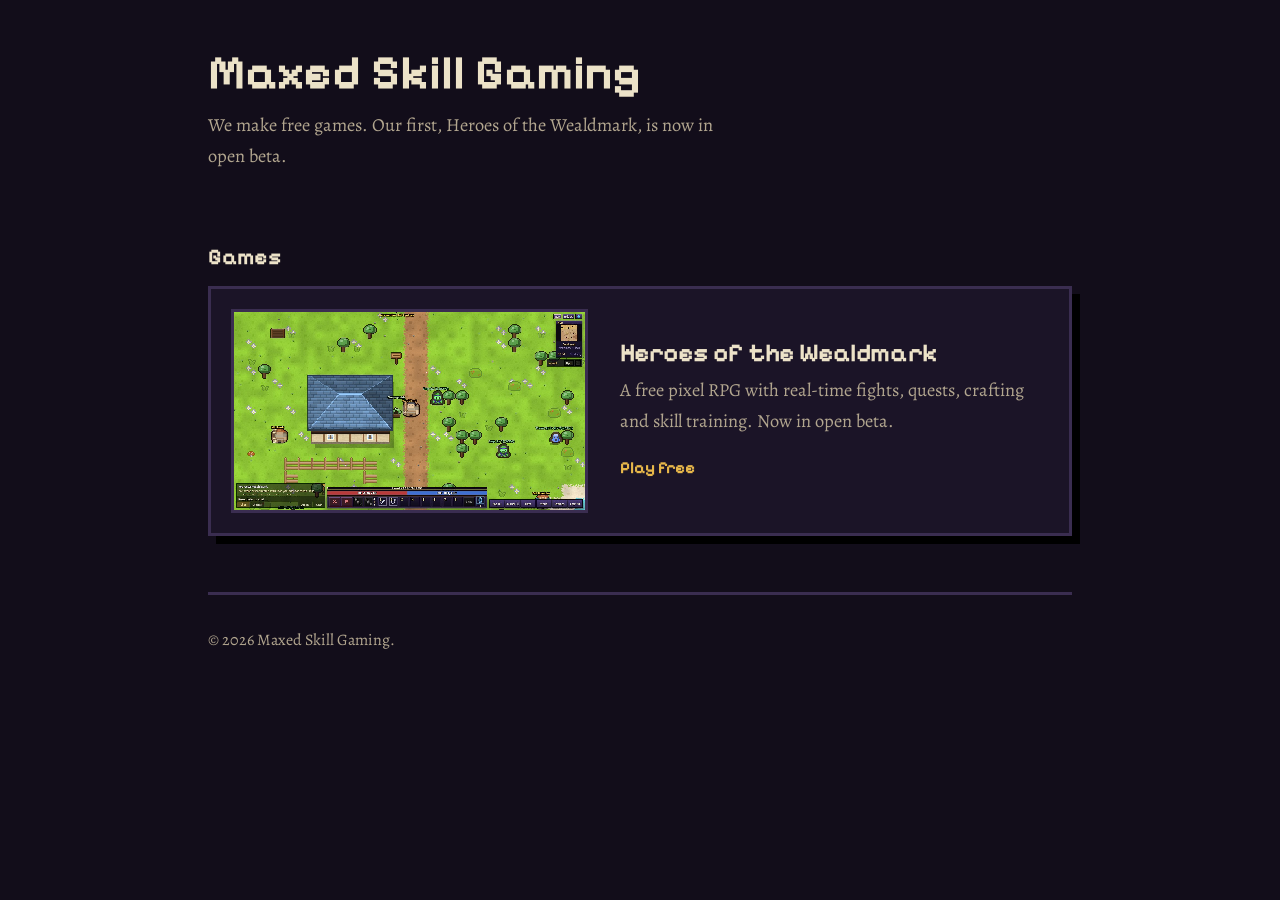
<file: index.html>
<!doctype html>
<html lang="en">
<head>
  <meta charset="utf-8" />
  <meta name="viewport" content="width=device-width, initial-scale=1" />
  <meta name="color-scheme" content="dark" />
  <title>Maxed Skill Gaming: Free Games</title>
  <meta name="description" content="Maxed Skill Gaming makes free games. Our first is Heroes of the Wealdmark, a pixel RPG with real-time fights, now in open beta." />
  <link rel="canonical" href="https://maxedskillgaming.github.io/" />
  <link rel="icon" href="icon.png" />
  <meta property="og:type" content="website" />
  <meta property="og:title" content="Maxed Skill Gaming: free games" />
  <meta property="og:description" content="First up: Heroes of the Wealdmark, now in open beta." />
  <meta property="og:url" content="https://maxedskillgaming.github.io/" />
  <meta property="og:image" content="https://maxedskillgaming.github.io/wealdmark/shots/og.jpg" />
  <meta property="og:image:width" content="1200" />
  <meta property="og:image:height" content="630" />
  <meta property="og:site_name" content="Maxed Skill Gaming" />
  <meta name="twitter:card" content="summary_large_image" />
  <meta name="twitter:image" content="https://maxedskillgaming.github.io/wealdmark/shots/og.jpg" />
  <meta name="theme-color" content="#120d1a" />
  <link rel="stylesheet" href="wealdmark/fonts/fonts.css" />
  <script type="application/ld+json">
  { "@context": "https://schema.org", "@type": "Organization", "name": "Maxed Skill Gaming", "url": "https://maxedskillgaming.github.io/", "logo": "https://maxedskillgaming.github.io/icon.png" }
  </script>
  <style>
    :root { --night: #120d1a; --night-2: #1b1427; --line: #3a2d50; --parchment: #ece2c8; --dim: #b2a68f; --gold: #e8b84a; --gold-deep: #7a5a14; --display: "Pixelify Sans", ui-monospace, monospace; --body: "Alegreya", Georgia, serif; }
    * { box-sizing: border-box; }
    body { margin: 0; background: var(--night); color: var(--parchment); font: 1.15rem/1.65 var(--body); }
    a { color: var(--gold); }
    :focus-visible { outline: 3px solid var(--gold); outline-offset: 3px; }
    .wrap { max-width: 56rem; margin: 0 auto; padding-inline: max(1rem, env(safe-area-inset-left)) max(1rem, env(safe-area-inset-right)); }
    header { padding-block: 3rem 2rem; }
    h1 { font: 700 clamp(2rem, 5vw, 3rem)/1.05 var(--display); margin: 0 0 .75rem; text-wrap: balance; }
    .lede { color: var(--dim); margin: 0; max-width: 34rem; }
    h2 { font: 700 1.4rem var(--display); margin: 2.5rem 0 1rem; }
    .game { display: grid; grid-template-columns: minmax(0, 1fr) minmax(0, 1.2fr); gap: 2rem; align-items: center; background: var(--night-2); border: 3px solid var(--line); box-shadow: 8px 8px 0 #000; padding: 1.25rem; text-decoration: none; color: inherit; }
    .game:hover, .game:focus-visible { border-color: var(--gold); }
    .game img { width: 100%; height: auto; display: block; image-rendering: pixelated; border: 3px solid var(--line); }
    .game h3 { font: 700 1.6rem/1.1 var(--display); margin: 0 0 .5rem; }
    .game p { margin: 0 0 1rem; color: var(--dim); }
    .play { font: 700 1.05rem var(--display); color: var(--gold); }
    footer { border-top: 3px solid var(--line); margin-top: 3.5rem; padding-block: 2rem 3rem; color: var(--dim); font-size: 1rem; }
    @media (max-width: 40rem) { .game { grid-template-columns: 1fr; gap: 1rem; box-shadow: 5px 5px 0 #000; } }
  </style>
</head>
<body>
  <div class="wrap">
    <header>
      <h1>Maxed Skill Gaming</h1>
      <p class="lede">We make free games. Our first, Heroes of the Wealdmark, is now in open beta.</p>
    </header>
    <main>
      <h2>Games</h2>
      <a class="game" href="wealdmark/">
        <img src="wealdmark/shots/wilds.jpg" width="1280" height="720" alt="A hero on a dirt road in Heroes of the Wealdmark, with imps waiting in the grass." />
        <div>
          <h3>Heroes of the Wealdmark</h3>
          <p>A free pixel RPG with real-time fights, quests, crafting and skill training. Now in open beta.</p>
          <span class="play">Play free</span>
        </div>
      </a>
    </main>
    <footer>&copy; 2026 Maxed Skill Gaming.</footer>
  </div>
</body>
</html>
</file>
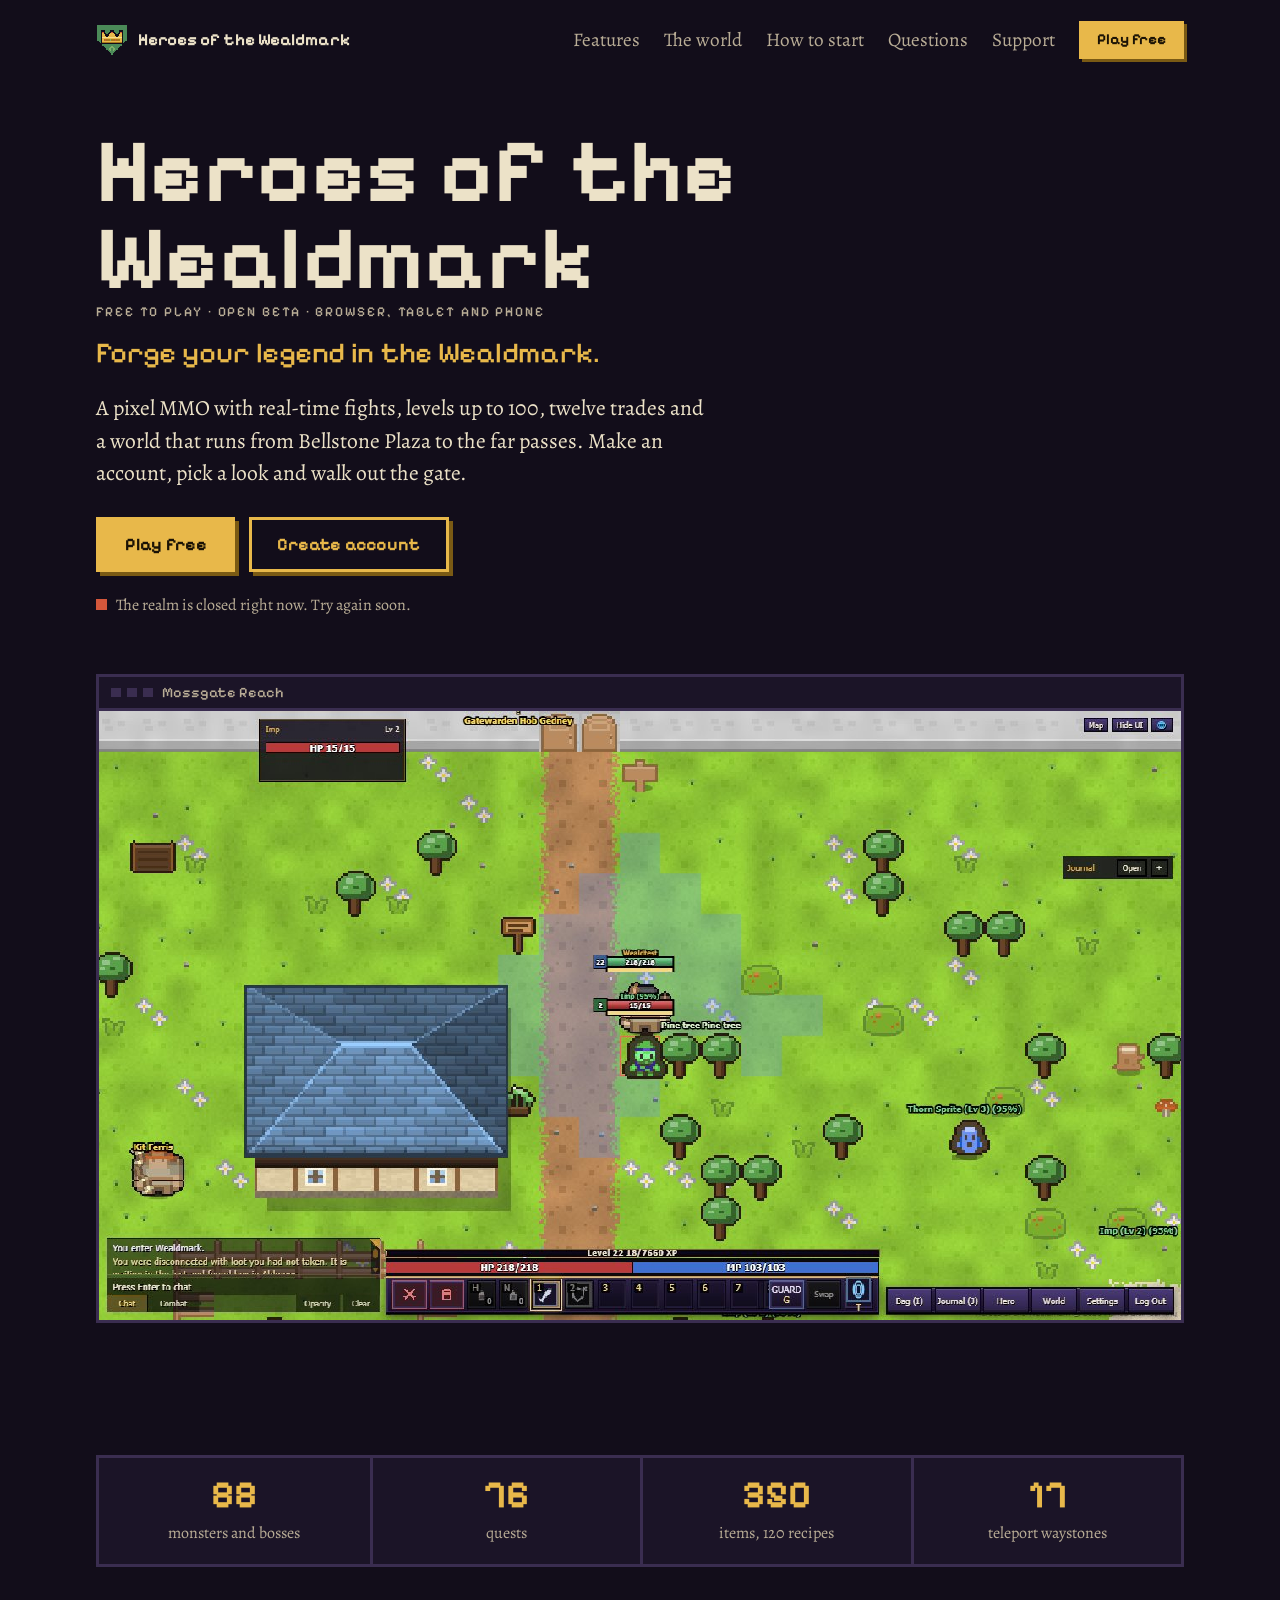
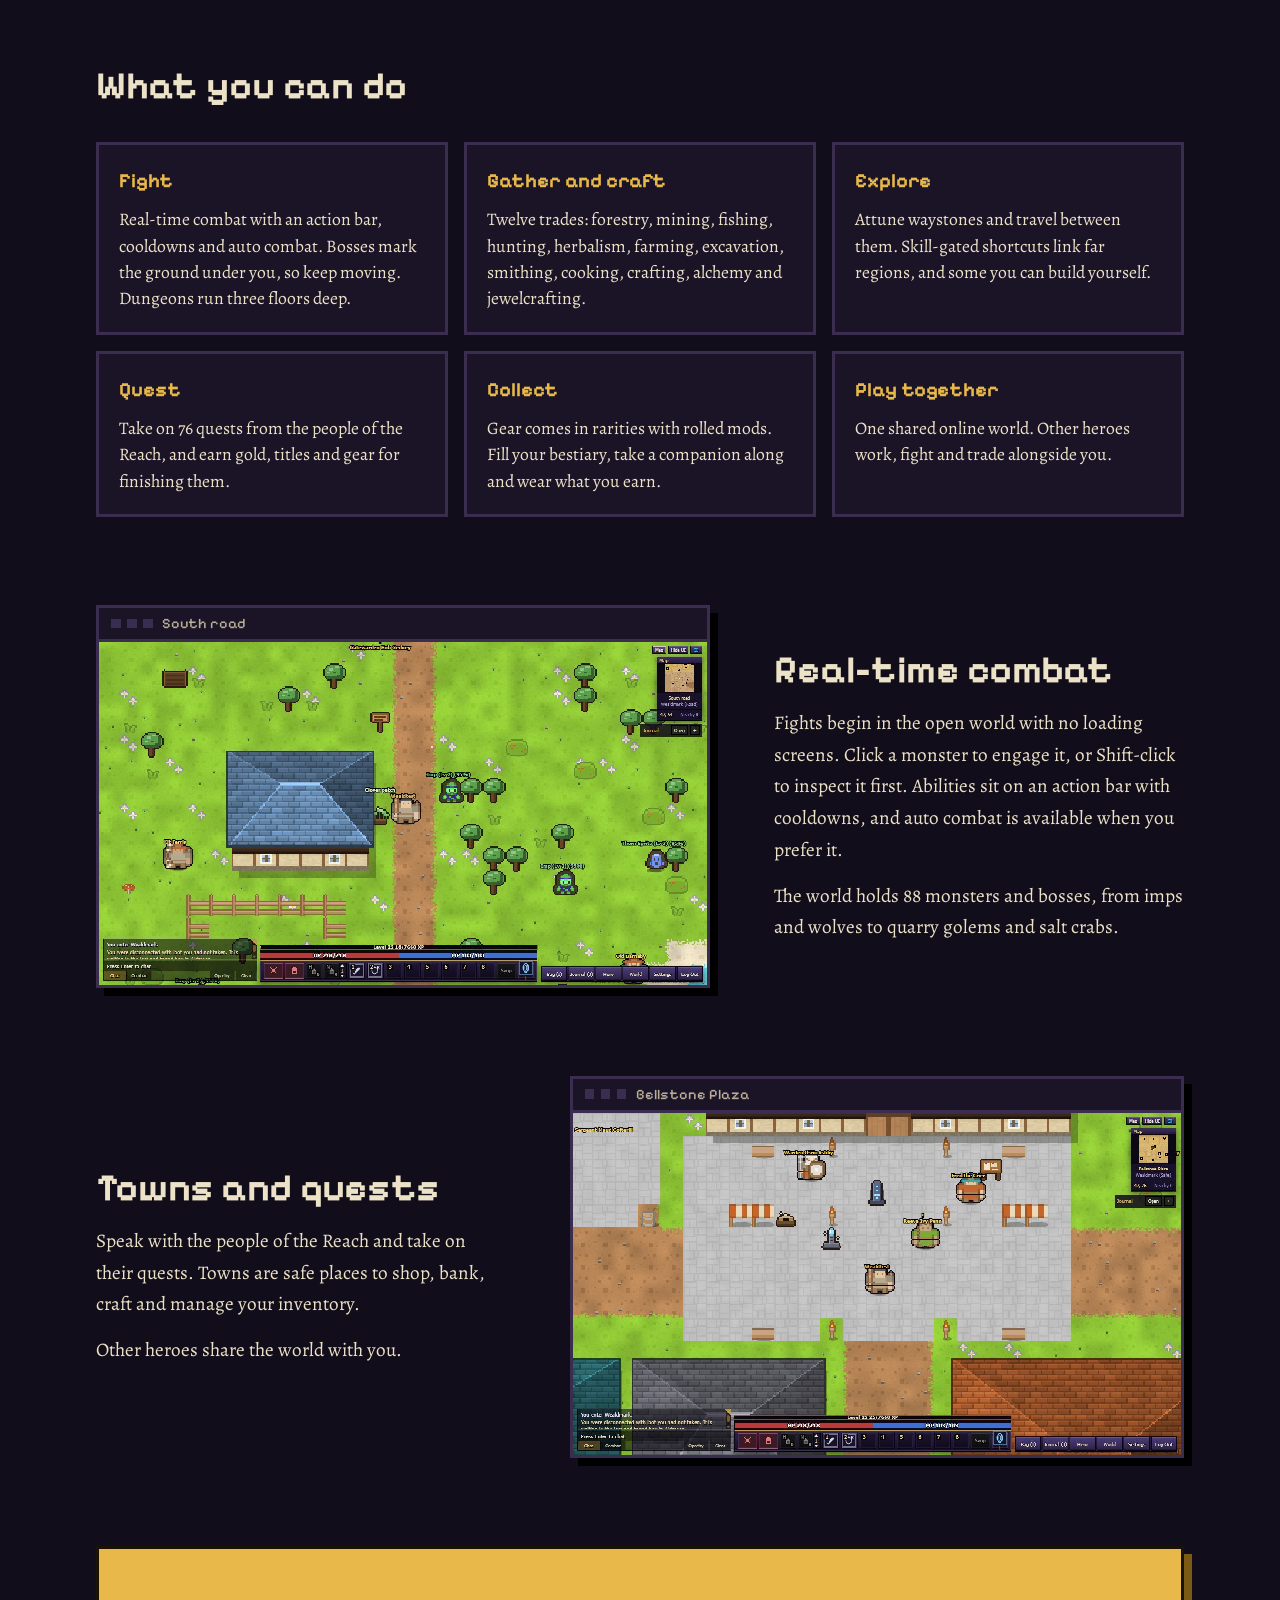
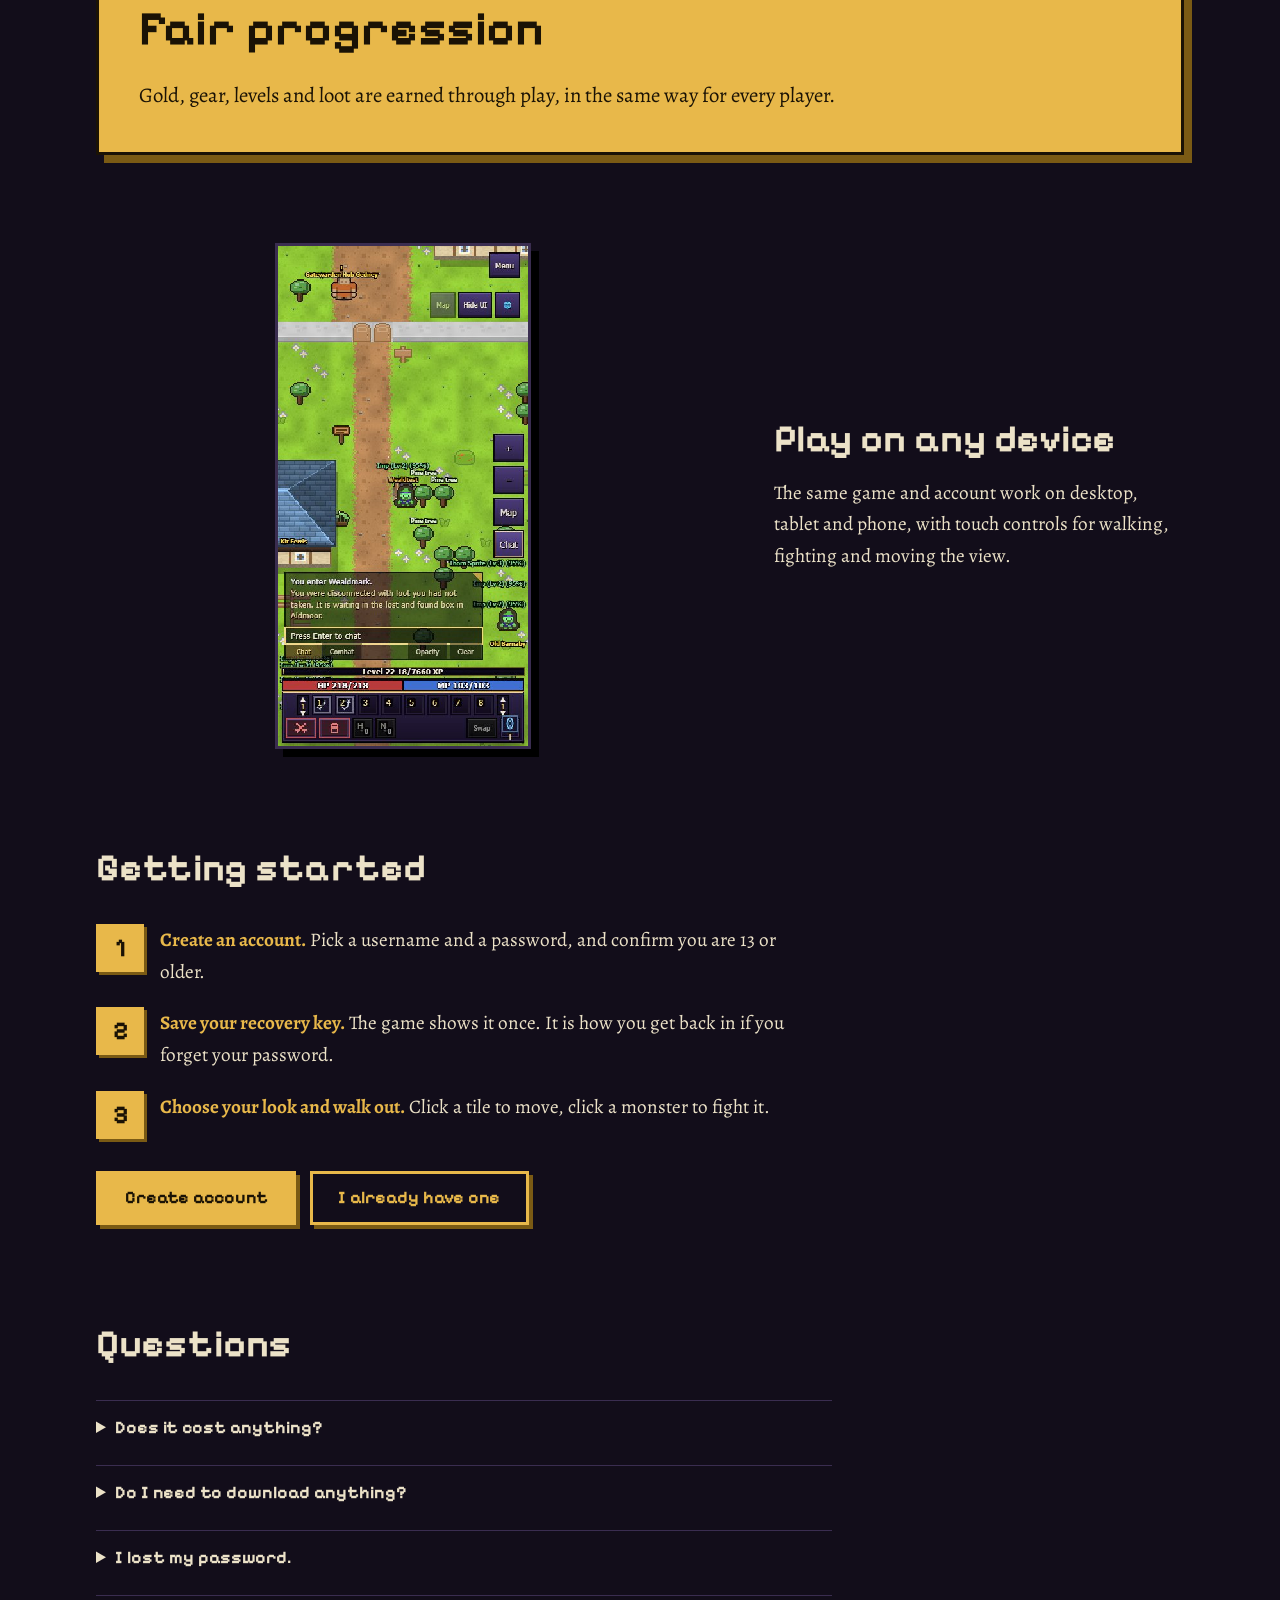
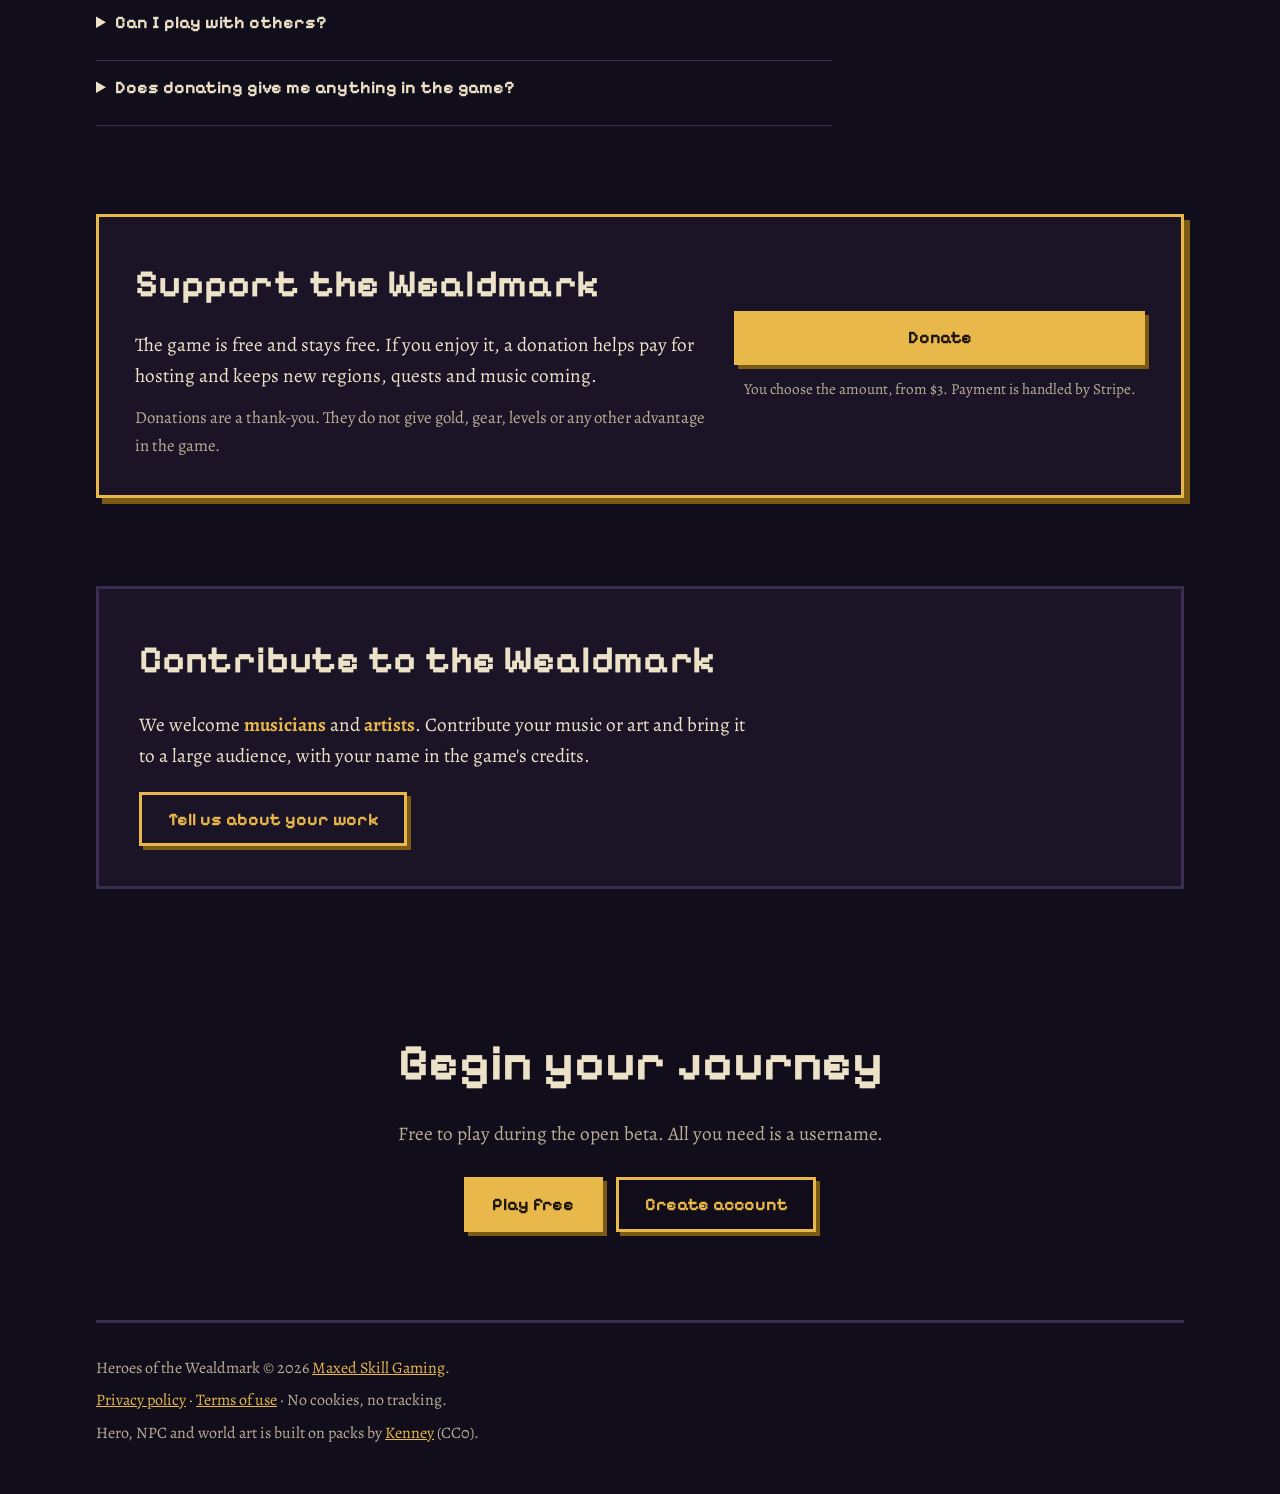
<file: wealdmark/index.html>
<!doctype html>
<html lang="en">
<head>
  <meta charset="utf-8" />
  <meta name="viewport" content="width=device-width, initial-scale=1" />
  <meta name="color-scheme" content="dark" />
  <meta http-equiv="Content-Security-Policy" content="default-src 'none'; script-src 'unsafe-inline'; style-src 'self' 'unsafe-inline'; font-src 'self'; img-src 'self' data:; connect-src 'self' https://*.trycloudflare.com; base-uri 'none'; form-action 'none'" />
  <meta name="referrer" content="strict-origin-when-cross-origin" />
  <meta name="theme-color" content="#120d1a" />
  <title>Heroes of the Wealdmark: Free Pixel RPG, Open Beta</title>
  <meta name="description" content="Heroes of the Wealdmark is a free pixel RPG, now in open beta. Real-time fights, 76 quests, 12 trades and a world of 88 monsters and bosses." />
  <link rel="canonical" href="https://maxedskillgaming.github.io/wealdmark/" />
  <meta name="robots" content="index, follow, max-image-preview:large" />
  <link rel="icon" href="icon.png" />
  <link rel="apple-touch-icon" href="icon.png" />

  <meta property="og:type" content="website" />
  <meta property="og:site_name" content="Maxed Skill Gaming" />
  <meta property="og:title" content="Heroes of the Wealdmark: free pixel RPG, open beta" />
  <meta property="og:description" content="Real-time fights, quests and skill training in a pixel-art world. Free to play. Open beta now live." />
  <meta property="og:url" content="https://maxedskillgaming.github.io/wealdmark/" />
  <meta property="og:image" content="https://maxedskillgaming.github.io/wealdmark/shots/og.jpg" />
  <meta property="og:image:width" content="1200" />
  <meta property="og:image:height" content="630" />
  <meta property="og:image:alt" content="A hero fighting an imp on open grass in Heroes of the Wealdmark, with health bars, an action bar and health and mana flasks." />
  <meta name="twitter:card" content="summary_large_image" />
  <meta name="twitter:title" content="Heroes of the Wealdmark: free pixel RPG, open beta" />
  <meta name="twitter:description" content="Real-time fights, quests and skill training in a pixel-art world. Free to play. Open beta now live." />
  <meta name="twitter:image" content="https://maxedskillgaming.github.io/wealdmark/shots/og.jpg" />

  <link rel="preload" as="image" href="shots/fight.jpg" fetchpriority="high" />
  <link rel="stylesheet" href="fonts/fonts.css" />

  <script type="application/ld+json">
  {
    "@context": "https://schema.org",
    "@graph": [
      {
        "@type": "Organization",
        "@id": "https://maxedskillgaming.github.io/#studio",
        "name": "Maxed Skill Gaming",
        "url": "https://maxedskillgaming.github.io/",
        "logo": "https://maxedskillgaming.github.io/icon.png"
      },
      {
        "@type": "WebSite",
        "@id": "https://maxedskillgaming.github.io/wealdmark/#site",
        "url": "https://maxedskillgaming.github.io/wealdmark/",
        "name": "Heroes of the Wealdmark",
        "inLanguage": "en",
        "publisher": { "@id": "https://maxedskillgaming.github.io/#studio" }
      },
      {
        "@type": "VideoGame",
        "@id": "https://maxedskillgaming.github.io/wealdmark/#game",
        "name": "Heroes of the Wealdmark",
        "description": "A free pixel-art RPG, now in open beta, with real-time fights, 76 quests, 12 trades, 88 monsters and bosses, and 17 teleport waystones.",
        "url": "https://maxedskillgaming.github.io/wealdmark/",
        "image": "https://maxedskillgaming.github.io/wealdmark/shots/og.jpg",
        "screenshot": [
          "https://maxedskillgaming.github.io/wealdmark/shots/fight.jpg",
          "https://maxedskillgaming.github.io/wealdmark/shots/wilds.jpg",
          "https://maxedskillgaming.github.io/wealdmark/shots/town.jpg"
        ],
        "genre": ["RPG", "Real-time combat", "MMORPG"],
        "gamePlatform": "Web browser",
        "playMode": "MultiPlayer",
        "applicationCategory": "Game",
        "operatingSystem": "Any",
        "inLanguage": "en",
        "isAccessibleForFree": true,
        "offers": { "@type": "Offer", "price": "0", "priceCurrency": "USD", "url": "https://maxedskillgaming.github.io/wealdmark/play/" },
        "publisher": { "@id": "https://maxedskillgaming.github.io/#studio" }
      },
      {
        "@type": "FAQPage",
        "mainEntity": [
          { "@type": "Question", "name": "Does Heroes of the Wealdmark cost anything?", "acceptedAnswer": { "@type": "Answer", "text": "No. Heroes of the Wealdmark is free to play." } },
          { "@type": "Question", "name": "Do I need to download anything?", "acceptedAnswer": { "@type": "Answer", "text": "Not for the open beta. You can play on desktop, tablet or phone. Tick Keep me signed in at login and you will not need your password again for up to 30 days." } },
          { "@type": "Question", "name": "What if I lose my password?", "acceptedAnswer": { "@type": "Answer", "text": "Use Forgot password on the login page, with the recovery key the game showed you when you made the account." } },
          { "@type": "Question", "name": "Who else is playing?", "acceptedAnswer": { "@type": "Answer", "text": "Yes. The Reach is a shared online world, and other heroes play alongside you." } }
        ]
      }
    ]
  }
  </script>

  <style>
    :root {
      --ink: #120d1a;
      --panel: #1b1427;
      --panel-2: #241a34;
      --line: #3a2d50;
      --parchment: #ece2c8;
      --dim: #b9ad96;
      --gold: #e8b84a;
      --gold-deep: #7a5a14;
      --moss: #7fb069;
      --ember: #d4573b;
      --display: "Pixelify Sans", ui-monospace, monospace;
      --body: "Alegreya", Georgia, serif;
      --gap: clamp(3rem, 7vw, 5.5rem);
    }
    * { box-sizing: border-box; }
    html { scroll-behavior: smooth; }
    body { margin: 0; background: var(--ink); color: var(--parchment); font: 1.2rem/1.65 var(--body); -webkit-font-smoothing: antialiased; }
    a { color: var(--gold); }
    img { display: block; max-width: 100%; height: auto; }
    :focus-visible { outline: 3px solid var(--gold); outline-offset: 3px; }
    .wrap { max-width: 70rem; margin: 0 auto; padding-inline: max(1rem, env(safe-area-inset-left)) max(1rem, env(safe-area-inset-right)); }
    h1, h2, h3 { font-family: var(--display); font-weight: 700; margin: 0; text-wrap: balance; }
    p { margin: 0; }

    /* top bar */
    .bar { display: flex; align-items: center; gap: 1.5rem; padding-block: 1rem; flex-wrap: wrap; }
    .brand { display: flex; align-items: center; gap: .6rem; font: 700 1.05rem var(--display); color: var(--parchment); text-decoration: none; margin-right: auto; }
    .brand img { width: 32px; height: 32px; image-rendering: pixelated; }
    .bar a.nav { color: var(--dim); text-decoration: none; padding-block: .5rem; }
    .bar a.nav:hover { color: var(--parchment); }

    /* buttons */
    .buttons { display: flex; gap: .85rem; flex-wrap: wrap; }
    .btn { display: inline-block; font: 700 1.1rem var(--display); padding: .85rem 1.6rem; min-height: 3rem; text-decoration: none; border: 3px solid var(--gold); color: var(--gold); background: transparent; box-shadow: 4px 4px 0 var(--gold-deep); transition: transform .08s, box-shadow .08s; }
    .btn.primary { background: var(--gold); color: #1a1205; }
    .btn:hover { transform: translate(2px, 2px); box-shadow: 2px 2px 0 var(--gold-deep); }
    .btn:active { transform: translate(4px, 4px); box-shadow: 0 0 0 var(--gold-deep); }

    /* the game window frame used for every screenshot */
    .frame { margin: 0; border: 3px solid var(--line); background: var(--panel); box-shadow: 8px 8px 0 #000; }
    .frame .title { display: flex; align-items: center; gap: .4rem; padding: .45rem .75rem; border-bottom: 3px solid var(--line); font: 500 .9rem var(--display); color: var(--dim); }
    .frame .title i { width: .6rem; height: .6rem; background: var(--line); }
    .frame img { width: 100%; image-rendering: pixelated; }

    /* hero: the name leads, the real game fills the width underneath */
    .hero { padding-block: clamp(1.5rem, 4vw, 3rem) var(--gap); }
    .hero h1 { font-size: clamp(2.6rem, 8vw, 5.6rem); line-height: .98; letter-spacing: .01em; max-width: 14ch; }
    .hero .tag { font: 500 clamp(1.3rem, 2.6vw, 1.8rem)/1.25 var(--display); color: var(--gold); margin-top: 1rem; }
    .hero .lede { max-width: 38rem; margin-top: 1.25rem; font-size: 1.35rem; line-height: 1.5; }
    .hero .buttons { margin-top: 1.75rem; }
    .status { margin-top: 1.25rem; color: var(--dim); font-size: 1rem; display: flex; align-items: center; gap: .55rem; }
    .dot { width: .7rem; height: .7rem; background: var(--dim); display: inline-block; }
    .status[data-state="up"] .dot { background: var(--moss); animation: pulse 2.4s ease-in-out infinite; }
    .status[data-state="down"] .dot { background: var(--ember); }
    @keyframes pulse { 50% { opacity: .35; } }
    .hero .frame { margin-top: clamp(2rem, 5vw, 3.5rem); animation: boot .9s steps(8) both; }
    @keyframes boot { from { clip-path: inset(0 100% 0 0); } to { clip-path: inset(0 0 0 0); } }

    /* feature rows: a screenshot beside a short block of text, alternating sides */
    .row { display: grid; grid-template-columns: minmax(0, 1.5fr) minmax(0, 1fr); gap: clamp(1.5rem, 5vw, 4rem); align-items: center; padding-block: calc(var(--gap) / 2); }
    .row.flip { grid-template-columns: minmax(0, 1fr) minmax(0, 1.5fr); }
    .row.flip .frame, .row.flip .phone { order: 2; }
    .row h2 { font-size: clamp(1.7rem, 3.6vw, 2.4rem); line-height: 1.08; margin-bottom: 1rem; }
    .row p + p { margin-top: .9rem; }
    .row p { color: var(--parchment); max-width: 30rem; }
    .row .note { color: var(--dim); font-size: 1.05rem; }
    .phone { justify-self: center; width: min(100%, 16rem); }

    /* the promise: a solid gold slab */
    .fair { background: var(--gold); color: #1a1205; padding: clamp(1.5rem, 4vw, 2.5rem) clamp(1.25rem, 4vw, 2.5rem); margin-block: calc(var(--gap) / 2); border: 3px solid #1a1205; box-shadow: 8px 8px 0 var(--gold-deep); }
    .fair h2 { font-size: clamp(1.9rem, 4.6vw, 3rem); margin-bottom: .75rem; }
    .fair p { max-width: 46rem; font-size: 1.3rem; line-height: 1.5; }

    /* sections */
    section.block { padding-block: calc(var(--gap) / 2); }
    section.block > h2 { font-size: clamp(1.7rem, 3.6vw, 2.4rem); margin-bottom: 1.5rem; }
    ol.steps { list-style: none; counter-reset: s; padding: 0; margin: 0; display: grid; gap: 1.25rem; max-width: 44rem; }
    ol.steps li { counter-increment: s; display: grid; grid-template-columns: 3rem 1fr; gap: 1rem; align-items: start; }
    ol.steps li::before { content: counter(s); font: 700 1.6rem/1 var(--display); color: #1a1205; background: var(--gold); width: 3rem; height: 3rem; display: grid; place-items: center; box-shadow: 3px 3px 0 var(--gold-deep); }
    ol.steps strong { color: var(--gold); }

    details { border-bottom: 1px solid var(--line); padding-block: 1rem; max-width: 46rem; }
    details:first-of-type { border-top: 1px solid var(--line); }
    summary { cursor: pointer; font: 700 1.1rem var(--display); min-height: 2rem; }
    details p { margin-top: .6rem; color: var(--dim); max-width: 42rem; }

    .join { background: var(--panel); border: 3px solid var(--line); padding: clamp(1.5rem, 4vw, 2.5rem); }
    .join h2 { font-size: clamp(1.7rem, 3.6vw, 2.4rem); margin-bottom: 1rem; }
    .join p { max-width: 38rem; }
    .join p + p { margin-top: .9rem; }
    .join .btn { margin-top: 1.25rem; }
    .join strong { color: var(--gold); }

    .cta { text-align: center; padding-block: var(--gap); }
    .cta h2 { font-size: clamp(2rem, 5vw, 3.2rem); margin-bottom: .75rem; }
    .cta p { color: var(--dim); margin-bottom: 1.75rem; }
    .cta .buttons { justify-content: center; }


    /* top bar play button */
    .bar .btn.mini { font-size: .95rem; padding: .45rem 1rem; min-height: 2.4rem; border-width: 2px; box-shadow: 3px 3px 0 var(--gold-deep); }
    .bar a.btn.mini { color: #1a1205; }
    .eyebrow { font: 500 .85rem var(--display); letter-spacing: .14em; text-transform: uppercase; color: var(--dim); }

    /* stats strip */
    .stats { display: grid; grid-template-columns: repeat(4, minmax(0, 1fr)); border: 3px solid var(--line); background: var(--panel); margin-block: calc(var(--gap) / 2); }
    .stats div { padding: 1rem .75rem; text-align: center; }
    .stats div + div { border-left: 3px solid var(--line); }
    .stats b { display: block; font: 700 clamp(1.6rem, 4vw, 2.4rem)/1.1 var(--display); color: var(--gold); }
    .stats span { color: var(--dim); font-size: 1rem; }

    /* feature cards */
    .cards { display: grid; grid-template-columns: repeat(3, minmax(0, 1fr)); gap: 1rem; }
    .card { background: var(--panel); border: 3px solid var(--line); padding: 1.25rem; }
    .card h3 { font-size: 1.25rem; color: var(--gold); margin-bottom: .5rem; }
    .card p { color: var(--parchment); font-size: 1.1rem; line-height: 1.5; }

    /* thanks banner after a donation */
    .thanks { background: var(--moss); color: #10200a; font: 700 1.1rem var(--display); text-align: center; padding: .75rem 1rem; margin: 0; }
    .thanks[hidden] { display: none; }

    /* support */
    .support { display: grid; grid-template-columns: minmax(0, 1.4fr) minmax(0, 1fr); gap: 1.5rem; align-items: center; background: var(--panel); border: 3px solid var(--gold); box-shadow: 6px 6px 0 var(--gold-deep); padding: clamp(1.25rem, 4vw, 2.25rem); }
    .support h2 { font-size: clamp(1.7rem, 3.6vw, 2.4rem); margin-bottom: .75rem; }
    .support p { max-width: 36rem; }
    .support p + p { margin-top: .75rem; color: var(--dim); font-size: 1.05rem; }
    .support .buttons { flex-direction: column; align-items: stretch; text-align: center; }
    .support .fine { color: var(--dim); font-size: .95rem; margin-top: .75rem; text-align: center; }

    footer { border-top: 3px solid var(--line); padding-block: 2rem 3rem; color: var(--dim); font-size: 1rem; }
    footer p + p { margin-top: .4rem; }

    @media (max-width: 52rem) {
      .stats { grid-template-columns: repeat(2, minmax(0, 1fr)); }
      .stats div:nth-child(3) { border-left: 0; }
      .stats div:nth-child(n+3) { border-top: 3px solid var(--line); }
      .cards, .support { grid-template-columns: 1fr; }
      .row, .row.flip { grid-template-columns: 1fr; }
      .row.flip .frame, .row.flip .phone { order: 0; }
      .frame, .fair { box-shadow: 5px 5px 0 #000; }
      .fair { box-shadow: 5px 5px 0 var(--gold-deep); }
      .bar { gap: 1rem; }
    }
    @media (prefers-reduced-motion: reduce) { html { scroll-behavior: auto; } * { animation: none !important; transition: none !important; } }
  </style>
</head>
<body>
  <p class="thanks" id="thanks" hidden>Thank you for supporting the Wealdmark. It means a lot.</p>
  <div class="wrap">
    <header class="bar">
      <a class="brand" href="./"><img src="icon.png" alt="" width="32" height="32" />Heroes of the Wealdmark</a>
      <a class="nav" href="#features">Features</a>
      <a class="nav" href="#world">The world</a>
      <a class="nav" href="#start">How to start</a>
      <a class="nav" href="#faq">Questions</a>
      <a class="nav" href="#support">Support</a>
      <a class="btn mini primary" href="play/">Play free</a>
    </header>

    <main>
      <div class="hero">
        <h1>Heroes of the Wealdmark</h1>
        <p class="eyebrow">Free to play &middot; Open beta &middot; Browser, tablet and phone</p>
        <p class="tag">Forge your legend in the Wealdmark.</p>
        <p class="lede">A pixel MMO with real-time fights, levels up to 100, twelve trades and a world that runs from Bellstone Plaza to the far passes. Make an account, pick a look and walk out the gate.</p>
        <div class="buttons">
          <a class="btn primary" href="play/">Play free</a>
          <a class="btn" href="play/#register">Create account</a>
        </div>
        <p class="status" id="status" data-state="unknown" role="status"><span class="dot"></span><span id="status-text">Checking the realm...</span></p>
        <figure class="frame">
          <div class="title"><i></i><i></i><i></i>&nbsp;Mossgate Reach</div>
          <img src="shots/fight.jpg" width="1280" height="720" fetchpriority="high" alt="A hero fighting an imp on open grass in Heroes of the Wealdmark, with health bars over both, an action bar of abilities and health and mana flasks along the bottom." />
        </figure>
      </div>

      <div class="stats" aria-label="The game in numbers">
        <div><b>88</b><span>monsters and bosses</span></div>
        <div><b>76</b><span>quests</span></div>
        <div><b>350</b><span>items, 120 recipes</span></div>
        <div><b>17</b><span>teleport waystones</span></div>
      </div>

      <section class="block" id="features">
        <h2>What you can do</h2>
        <div class="cards">
          <div class="card"><h3>Fight</h3><p>Real-time combat with an action bar, cooldowns and auto combat. Bosses mark the ground under you, so keep moving. Dungeons run three floors deep.</p></div>
          <div class="card"><h3>Gather and craft</h3><p>Twelve trades: forestry, mining, fishing, hunting, herbalism, farming, excavation, smithing, cooking, crafting, alchemy and jewelcrafting.</p></div>
          <div class="card"><h3>Explore</h3><p>Attune waystones and travel between them. Skill-gated shortcuts link far regions, and some you can build yourself.</p></div>
          <div class="card"><h3>Quest</h3><p>Take on 76 quests from the people of the Reach, and earn gold, titles and gear for finishing them.</p></div>
          <div class="card"><h3>Collect</h3><p>Gear comes in rarities with rolled mods. Fill your bestiary, take a companion along and wear what you earn.</p></div>
          <div class="card"><h3>Play together</h3><p>One shared online world. Other heroes work, fight and trade alongside you.</p></div>
        </div>
      </section>

      <div class="row" id="world">
        <figure class="frame">
          <div class="title"><i></i><i></i><i></i>&nbsp;South road</div>
          <img src="shots/wilds.jpg" width="1280" height="720" loading="lazy" alt="A hero on a dirt road beside a blue-roofed house, with imps and a thorn sprite waiting in the grass." />
        </figure>
        <div>
          <h2>Real-time combat</h2>
          <p>Fights begin in the open world with no loading screens. Click a monster to engage it, or Shift-click to inspect it first. Abilities sit on an action bar with cooldowns, and auto combat is available when you prefer it.</p>
          <p>The world holds 88 monsters and bosses, from imps and wolves to quarry golems and salt crabs.</p>
        </div>
      </div>

      <div class="row flip">
        <figure class="frame">
          <div class="title"><i></i><i></i><i></i>&nbsp;Bellstone Plaza</div>
          <img src="shots/town.jpg" width="1280" height="720" loading="lazy" alt="The stone town square of Bellstone Plaza with a warden, a town crier, a reeve holding a quest and another hero, with market stalls and torches." />
        </figure>
        <div>
          <h2>Towns and quests</h2>
          <p>Speak with the people of the Reach and take on their quests. Towns are safe places to shop, bank, craft and manage your inventory.</p>
          <p>Other heroes share the world with you.</p>
        </div>
      </div>

      <div class="fair" id="fair">
        <h2>Fair progression</h2>
        <p>Gold, gear, levels and loot are earned through play, in the same way for every player.</p>
      </div>

      <div class="row">
        <figure class="phone frame">
          <img src="shots/phone.jpg" width="390" height="780" loading="lazy" alt="Heroes of the Wealdmark running on a phone, showing the town square with the action bar and menu buttons along the edges." />
        </figure>
        <div>
          <h2>Play on any device</h2>
          <p>The same game and account work on desktop, tablet and phone, with touch controls for walking, fighting and moving the view.</p>
        </div>
      </div>

      <section class="block" id="start">
        <h2>Getting started</h2>
        <ol class="steps">
          <li><div><strong>Create an account.</strong> Pick a username and a password, and confirm you are 13 or older.</div></li>
          <li><div><strong>Save your recovery key.</strong> The game shows it once. It is how you get back in if you forget your password.</div></li>
          <li><div><strong>Choose your look and walk out.</strong> Click a tile to move, click a monster to fight it.</div></li>
        </ol>
        <div class="buttons" style="margin-top:2rem">
          <a class="btn primary" href="play/#register">Create account</a>
          <a class="btn" href="play/">I already have one</a>
        </div>
      </section>

      <section class="block" id="faq">
        <h2>Questions</h2>
        <details><summary>Does it cost anything?</summary><p>No. Heroes of the Wealdmark is free to play.</p></details>
        <details><summary>Do I need to download anything?</summary><p>Not for the open beta. You can play on desktop, tablet or phone. Tick "Keep me signed in" at login and you will not need your password again for up to 30 days.</p></details>
        <details><summary>I lost my password.</summary><p>Use "Forgot password?" on the login page, with the recovery key the game showed you when you made the account.</p></details>
        <details><summary>Can I play with others?</summary><p>Yes. The Reach is a shared online world, and other heroes play alongside you.</p></details>
      <details><summary>Does donating give me anything in the game?</summary><p>No. Donations are a thank-you and cover hosting. Gold, gear and levels are earned through play for everyone.</p></details>
      </section>

      <section class="block" id="support">
        <div class="support">
          <div>
            <h2>Support the Wealdmark</h2>
            <p>The game is free and stays free. If you enjoy it, a donation helps pay for hosting and keeps new regions, quests and music coming.</p>
            <p>Donations are a thank-you. They do not give gold, gear, levels or any other advantage in the game.</p>
          </div>
          <div>
            <div class="buttons"><a class="btn primary" href="https://donate.stripe.com/9B69AT80sgWU9iC6V38AE09" rel="noopener">Donate</a></div>
            <p class="fine">You choose the amount, from $3. Payment is handled by Stripe.</p>
          </div>
        </div>
      </section>

      <section class="block" id="join">
        <div class="join">
          <h2>Contribute to the Wealdmark</h2>
          <p>We welcome <strong>musicians</strong> and <strong>artists</strong>. Contribute your music or art and bring it to a large audience, with your name in the game's credits.</p>
          <a class="btn" href="https://github.com/MaxedSkillGaming/MaxedSkillGaming.github.io/issues/new?title=I%27d%20like%20to%20help%3A%20music%20or%20art&amp;body=What%20you%20make%2C%20and%20a%20link%20to%20some%20of%20your%20work%3A">Tell us about your work</a>
        </div>
      </section>

      <section class="cta">
        <h2>Begin your journey</h2>
        <p>Free to play during the open beta. All you need is a username.</p>
        <div class="buttons">
          <a class="btn primary" href="play/">Play free</a>
          <a class="btn" href="play/#register">Create account</a>
        </div>
      </section>
    </main>

    <footer>
      <p>Heroes of the Wealdmark &copy; 2026 <a href="../">Maxed Skill Gaming</a>.</p>
        <p><a href="privacy.html">Privacy policy</a> &middot; <a href="terms.html">Terms of use</a> &middot; No cookies, no tracking.</p>
      <p>Hero, NPC and world art is built on packs by <a href="https://www.kenney.nl">Kenney</a> (CC0).</p>
    </footer>
  </div>

  <script>
    // Ask the game's login service whether it is up, so players know before they click.
    (async () => {
      const box = document.getElementById('status');
      const text = document.getElementById('status-text');
      const set = (state, msg) => { box.dataset.state = state; text.textContent = msg; };
      try {
        const cfg = await (await fetch('play/config.json', { cache: 'no-store' })).json();
        const res = await fetch(new URL('/health', cfg.authUrl), { cache: 'no-store' });
        if (!res.ok) throw new Error('down');
        set('up', 'The realm is open');
      } catch {
        set('down', 'The realm is closed right now. Try again soon.');
      }
    })();
  </script>
  <script>
    if (new URLSearchParams(location.search).get('thanks')) document.getElementById('thanks').hidden = false;
  </script>
</body>
</html>
</file>
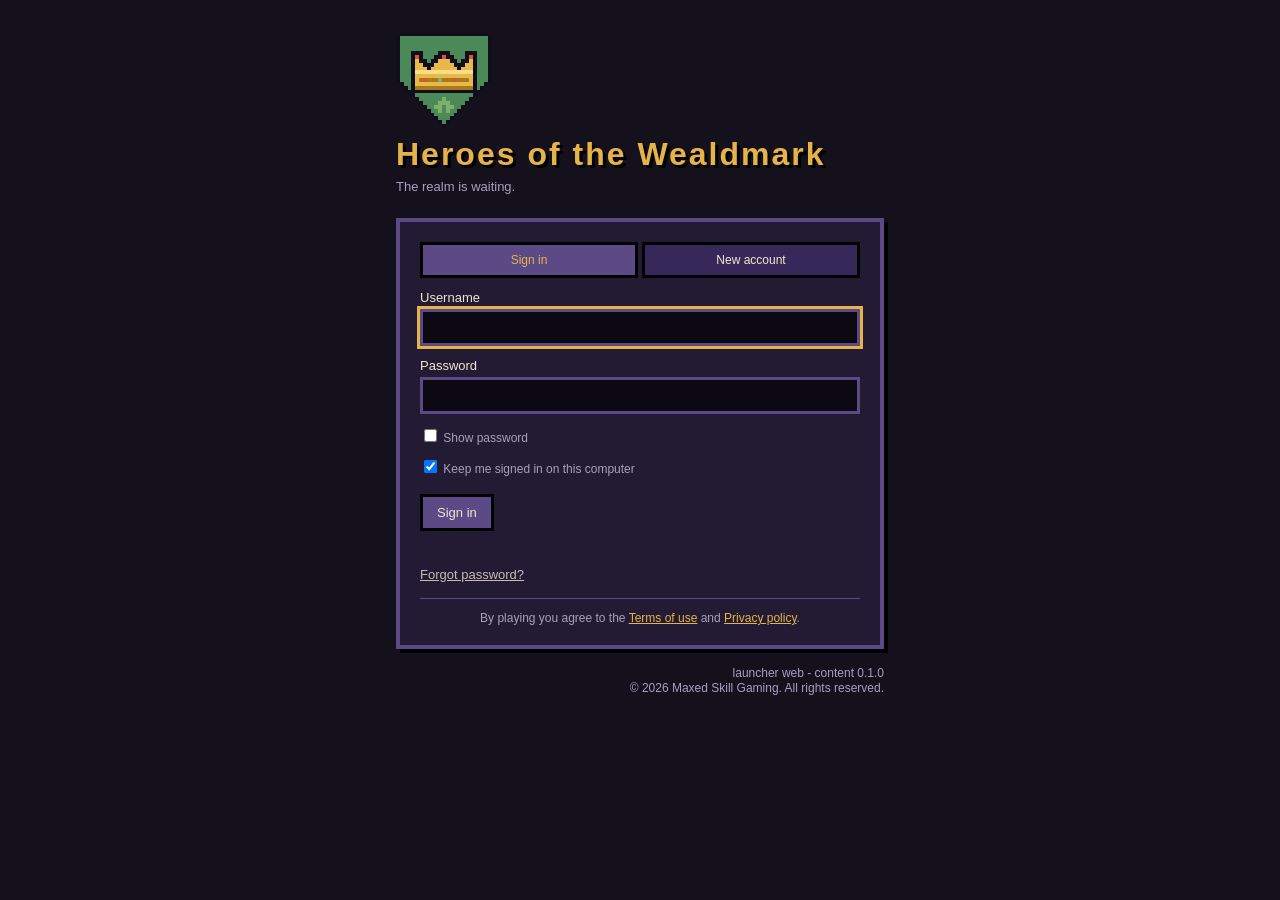
<file: wealdmark/play/index.html>
<!doctype html>
<html lang="en">
<head>
  <!-- Heroes of the Wealdmark. Copyright (c) 2026 Maxed Skill Gaming. All rights reserved. -->
  <meta charset="utf-8" />
  <meta name="viewport" content="width=device-width, initial-scale=1, viewport-fit=cover" />
  <meta http-equiv="Content-Security-Policy" content="default-src 'none'; script-src 'self'; worker-src 'self'; style-src 'self'; img-src 'self' data:; media-src 'self'; connect-src 'self' https://*.trycloudflare.com wss://*.trycloudflare.com; base-uri 'none'; form-action 'none'" />
  <title>Heroes of the Wealdmark</title>
  <meta name="description" content="Heroes of the Wealdmark: a free online turn-based RPG you play in your browser." />
  <link rel="icon" href="icon.png" />
  <link rel="stylesheet" href="style.css" />
</head>
<body>
  <main class="frame">
    <header>
      <img id="logo" src="icon.png" alt="" width="96" height="96" />
      <h1>Heroes of the Wealdmark</h1>
      <p class="tag">The realm is waiting.</p>
    </header>

    <section id="patch" class="panel">
      <p id="patch-status" aria-live="polite">Checking for updates...</p>
      <div class="bar" role="progressbar" aria-valuemin="0" aria-valuemax="100" aria-valuenow="0">
        <div id="bar-fill" class="fill"></div>
      </div>
      <p id="patch-detail" class="muted"></p>
      <button id="retry" class="hidden" type="button">Try again</button>
    </section>

    <section id="login" class="panel hidden">
      <div class="tabs" role="tablist">
        <button id="tab-login" role="tab" aria-selected="true" type="button">Sign in</button>
        <button id="tab-register" role="tab" aria-selected="false" type="button">New account</button>
      </div>
      <form id="auth-form" autocomplete="off">
        <label>Username
          <input id="username" name="username" maxlength="32" required autocomplete="username" />
        </label>
        <label>Password
          <input id="password" name="password" type="password" maxlength="128" required autocomplete="current-password" />
        </label>
        <ul id="auth-hints" class="hints hidden" aria-live="polite">
          <li id="hint-user">Username: 3 to 12 letters and numbers, starting with a letter. No spaces or symbols.</li>
          <li id="hint-pass">Password: at least 10 characters with letters and numbers, or 16 or more of anything. Nothing common, and not your username.</li>
        </ul>
        <label class="check"><input id="show-password" type="checkbox" /> Show password</label>
        <label class="check"><input id="remember" type="checkbox" checked /> Keep me signed in on this computer</label>
        <fieldset class="hidden" id="gender-row">
          <legend>Body shape (cannot be changed later)</legend>
          <label class="check"><input type="radio" name="gender" value="m" /> Male</label>
          <label class="check"><input type="radio" name="gender" value="f" /> Female</label>
        </fieldset>
        <label class="check hidden" id="age-row"><input id="age" type="checkbox" /> I am 13 years old or older</label>
        <button id="submit" type="submit">Sign in</button>
        <p id="auth-error" class="error" role="alert"></p>
        <button id="forgot" class="link" type="button">Forgot password?</button>
        <p class="muted legal">By playing you agree to the <a href="https://maxedskillgaming.github.io/wealdmark/terms.html" target="_blank" rel="noopener">Terms of use</a> and <a href="https://maxedskillgaming.github.io/wealdmark/privacy.html" target="_blank" rel="noopener">Privacy policy</a>.</p>
      </form>
      <form id="reset-form" class="hidden" autocomplete="off">
        <p class="muted">Enter the recovery key you were shown when you made your account. Lost it too? Ask the game's operator for a one-hour code.</p>
        <label>Username
          <input id="reset-username" maxlength="32" required autocomplete="username" />
        </label>
        <label>Recovery key or code
          <input id="reset-code" maxlength="32" required autocomplete="off" />
        </label>
        <label>New password
          <input id="reset-password" type="password" maxlength="128" required autocomplete="new-password" />
        </label>
        <label class="check"><input id="show-reset-password" type="checkbox" /> Show password</label>
        <button id="reset-submit" type="submit">Set new password</button>
        <button id="reset-google" type="button">Reset with Google instead</button>
        <button id="reset-back" class="link" type="button">Back to sign in</button>
        <p id="reset-message" class="error" role="alert"></p>
      </form>
    </section>

    <section id="recovery" class="panel hidden">
      <h2>Your recovery key</h2>
      <p>If you ever forget your password, this key is the only way to get your character back. Write it down or save it somewhere safe. It is shown once.</p>
      <p><code id="recovery-key" class="recovery-key"></code></p>
      <button id="recovery-copy" type="button">Copy</button>
      <label class="check"><input id="recovery-saved" type="checkbox" /> I have saved my recovery key</label>
      <button id="recovery-continue" type="button" disabled>Continue</button>
    </section>

    <section id="home" class="panel hidden">
      <p id="welcome"></p>
      <p id="home-note" class="muted">Mossgate Reach is open. Click a tile to walk there, or use the arrow keys or WASD. Click a monster to fight it, or Shift-click to look at it. Mouse wheel or + and - zoom; M shows the whole map.</p>
      <p id="home-error" class="error" role="alert"></p>
      <details id="recovery-tools">
        <summary>Recovery key</summary>
        <p class="muted">Make a new recovery key. The old one stops working.</p>
        <label>Your password
          <input id="recovery-password" type="password" maxlength="128" autocomplete="current-password" />
        </label>
        <button id="recovery-make" type="button">Make a new key</button>
        <button id="google-link" type="button">Link my Google account</button>
        <p class="muted">A linked Google account can reset your password if you lose it.</p>
        <p id="recovery-error" class="error" role="alert"></p>
      </details>
      <button id="play" type="button">Play</button>
      <button id="logout" type="button">Sign out</button>
    </section>

    <footer><span id="version" class="muted"></span><br /><span class="muted">&copy; 2026 Maxed Skill Gaming. All rights reserved.</span></footer>
  </main>

  <section id="gameview" class="hidden">
    <canvas id="stage" aria-label="Game world"></canvas>


    <div id="qtrack" class="hidden">
      <div class="qt-head"><span class="qt-title">Journal</span><button id="qt-min" type="button" title="Minimize or restore" aria-label="Minimize journal">&minus;</button></div>
      <div id="qt-body"></div>
    </div>

    <div id="vitals">
      <div class="frow"><span id="pf-name"></span><span id="pf-lv"></span></div>
      <div class="pbar vhp"><div id="pf-hp" class="meter-fill"></div><span id="pf-hp-t"></span></div>
      <div class="pbar vmp"><div id="pf-mp" class="meter-fill"></div><span id="pf-mp-t"></span></div>
      <div class="meter pxp"><div id="pf-xp" class="meter-fill"></div></div>
    </div>
    <div id="tframe" class="hidden">
      <div class="frow"><span id="tf-name"></span><span id="tf-lv"></span></div>
      <div class="pbar vhp"><div id="tf-fill" class="meter-fill"></div><span id="tf-text"></span></div>
      <div class="frow tfinfo"><span id="tf-buffs"></span></div>
    </div>

    <div id="bhud">
      <div id="hotcol">
        <div id="buffs"></div>
        <div class="meter xp"><div id="xp-fill" class="meter-fill"></div><span id="xp-text"></span></div>
        <div class="pbar vit"><div class="half vhp"><div id="hp-fill" class="meter-fill"></div><span id="hp-text"></span></div><div class="half vmp"><div id="mp-fill" class="meter-fill"></div><span id="mp-text"></span></div></div>
        <div id="hotrow">
          <div id="hl">
            <div id="side-l" class="qcol"></div>
            <div id="qpots" class="qcol">
              <button class="qslot" data-q="hp" type="button"></button>
              <button class="qslot" data-q="mp" type="button"></button>
            </div>
          </div>
          <div id="hmid">
            <div id="bar-l"></div>
            <div id="hotmid"><div id="hotbar"></div></div>
            <div id="bar-r"></div>
          </div>
          <div id="side-r" class="qcol"></div>
        </div>
      </div>
    </div>
    <div id="bar-picker" class="hidden"></div>

    <div id="rctl">
      <button id="r-map" type="button" title="Show or hide the map">Map</button>
      <button id="r-hide" type="button" title="Hide or show the windows and menus (F11)">Hide UI</button>
      <button id="r-world" type="button" title="The whole world: shops, workshops, gathering spots and jobs" aria-label="World map">&#127760;</button>
    </div>
    <button id="recenter" class="hidden" type="button" title="Bring the view back to your hero">Back to hero</button>
    <div id="mapbox" class="fbox">
      <div class="fgrip" title="Drag to move. Drag the corner to resize.">Map</div>
      <canvas id="minimap" width="123" height="123" aria-hidden="true"></canvas>
      <div id="mapplace"><span id="mp-zone"></span><span id="mp-map"></span></div>
      <div id="mapinfo"><span id="mi-pos"></span><span id="mi-near"></span></div>
    </div>

    <div id="toolbar">
      <button id="menu-btn" type="button" aria-haspopup="true">Menu</button>
      <div id="menu-list" class="hidden">
      <button id="btn-loot" class="hidden" type="button">Loot</button>
      <button id="btn-bag" type="button">Bag (I)</button>
      <button id="btn-journal" type="button">Journal (J)</button>
      <div class="grp"><button class="grp-btn" type="button" aria-haspopup="true">Hero</button><div class="grp-pop">
        <button id="btn-skills" type="button">Skills (K)</button>
        <button id="btn-trades" type="button">Trades (V)</button>
        <button id="btn-tasks" type="button">Tasks (Y)</button>
        <button id="btn-stats" type="button">Stats (C)</button>
        <button id="btn-equip" type="button">Gear (E)</button>
        <button id="btn-look" type="button">Look (L)</button>
      </div></div>
      <div class="grp"><button class="grp-btn" type="button" aria-haspopup="true">World</button><div class="grp-pop">
        <button id="btn-party" type="button">Party (P)</button>
        <button id="btn-merc" type="button">Hire (H)</button>
        <button id="btn-dungeon" type="button">Dungeon (O)</button>
        <button id="btn-town" type="button">Town (T)</button>
        <button id="btn-store" type="button">Store</button>
      </div></div>
      <button id="btn-sound" type="button">Settings</button>
      <button id="leave" type="button">Log Out</button>
      </div>
    </div>

    <div id="mbar" aria-label="Touch controls">
      <button id="mb-zin" type="button" aria-label="Zoom in">+</button>
      <button id="mb-zout" type="button" aria-label="Zoom out">&minus;</button>
      <button id="mb-map" type="button">Map</button>
      <button id="mb-chat" type="button">Chat</button>
    </div>

    <div id="toast" role="status"></div>


    <div id="panel-skills" class="side wide hidden">
      <h2>Skills</h2>
      <p id="combat-level" class="muted"></p>
      <div class="skill-bar" id="level-bar"><div></div></div>
      <p id="skill-points"></p>
      <div id="aff-bar"></div>
      <div id="tree-tabs"></div>
      <div id="tree-grid"></div>
      <div id="tree-detail"></div>
      <button id="respec" type="button">Respec</button>
      <p class="muted">Level points go into affinities. Each rank of a skill needs a character level, points in its affinity, and iron bits and bars. Respec gives the affinity points back; the iron stays spent.</p>
    </div>

    <div id="panel-bag" class="side hidden">
      <h2>Inventory</h2>
      <div id="wallet" title="Your money: iron coins, gold coins, favor tokens">
        <span class="coin iron" title="Iron coins: everyday money for shops, repairs and upgrades"></span><span id="w-iron">0</span>
        <span class="coin gold" title="Gold coins: 1 gold coin is worth 100 iron coins"></span><span id="w-gold">0</span>
        <span class="coin favor" title="Favor tokens: earned only by finishing quests. They cannot be bought, sold or traded, so they are very scarce"></span><span id="w-favor">0</span>
      </div>
      <div id="bag-tabs"><button type="button" class="act on" data-tab="0" title="Gear, tools, food and potions. 28 slots.">Bag</button><button type="button" class="act" data-tab="1" title="Gathered and processed materials. 28 slots.">Materials</button></div>
      <div id="bag-grid"></div>
      <div class="bag-btns"><button id="btn-sort" type="button" class="act belt-btn" title="Tidy the bag: gear first, then tools, potions, food and the rest, each by name.">Sort</button>
      <button id="btn-belt" type="button" class="act belt-btn" title="Your gathering tools. They stay on the belt; you can only add a higher tier."><span class="ico belt"></span>Tool belt</button></div>
      <p class="muted">Click food to eat it, or gear to wear it. Shift-click a weapon to put it in the swap slot. Hover for details.</p>
    </div>

    <div id="panel-trades" class="side hidden">
      <h2>Trades</h2>
      <div id="trades-body"></div>
      <div id="trades-guide"></div>
      <p class="muted">Gathering and crafting skills. Each goes to level 30.</p>
    </div>

    <div id="panel-tasks" class="side hidden">
      <h2>Tasks</h2>
      <div id="tk-tabs" role="tablist"><button type="button" data-tab="tasks" class="on">Tasks</button><button type="button" data-tab="bestiary">Bestiary</button></div>
      <div id="tk-body"></div>
    </div>

    <div id="panel-store" class="side hidden">
      <h2>Store</h2>
      <div class="store-soon"><b>Coming soon</b><p class="muted">Skins, pets and other cosmetics. Nothing in the store changes how strong you are.</p></div>
      <div class="store-cats"><span>Skins</span><span>Pets</span><span>Effects</span></div>
      <p class="muted">Favor tokens are not used here. They come only from quests.</p>
    </div>

    <div id="panel-belt" class="side hidden">
      <h2>Tool belt</h2>
      <div id="belt-body"></div>
      <p class="muted">Tools stay on the belt. Click a higher tier tool in your bag to add it; it replaces the one before.</p>
    </div>

    <div id="panel-equip" class="side hidden">
      <h2>Equipment</h2>
      <div id="equip"></div>
      <p class="muted">Click worn gear to take it off. The weapon you hold decides your style. Hover for details.</p>
    </div>

    <div id="panel-stats" class="side hidden">
      <h2>Hero stats</h2>
      <div id="stats-vitals"></div>
      <div id="gear-stats"></div>
    </div>

    <div id="panel-look" class="side hidden">
      <h2>Appearance</h2>
      <canvas id="look-preview" width="80" height="80"></canvas>
      <p id="look-gender" class="muted"></p>
      <div id="look-skin" class="row"></div>
      <h3>Companion</h3>
      <div id="look-pet" class="row"></div>
    </div>

    <div id="panel-sound" class="side hidden">
      <h2>Sound</h2>
      <label>Master <input id="vol-master" type="range" min="0" max="1" step="0.05" /></label>
      <label>Effects <input id="vol-sfx" type="range" min="0" max="1" step="0.05" /></label>
      <label>Music <input id="vol-music" type="range" min="0" max="1" step="0.05" /></label>
      <label class="check"><input id="mute" type="checkbox" /> Mute everything</label>
      <label class="check"><input id="hide-others" type="checkbox" /> Hide other players</label>
      <label class="check"><input id="hide-roofs" type="checkbox" /> Hide building roofs</label>
      <label class="check"><input id="screen-shake" type="checkbox" checked /> Screen shake</label>
    </div>

    <div id="panel-party" class="side hidden">
      <h2>Party</h2>
      <div id="party-body"></div>
      <div class="row"><input id="party-name" type="text" maxlength="32" placeholder="Hero name" autocomplete="off" /><button id="party-invite" class="act" type="button">Invite</button></div>
      <p class="muted">A party holds up to four heroes. When one of you starts a fight, partners within eight tiles join it, and iron coins are shared by damage dealt.</p>
    </div>

    <div id="panel-merc" class="side wide hidden">
      <h2>Mercenaries</h2>
      <div id="merc-body"></div>
      <p class="muted">Hire one in a town for gold coins. It fights beside you for five fights and counts as half a hero when monsters scale. If it is knocked out, it leaves. You earn XP only from your own damage.</p>
    </div>

    <div id="panel-dungeon" class="side hidden">
      <h2>Dungeon</h2>
      <div id="dungeon-body"></div>
      <p class="muted">Stand near a dungeon gate. Each hero pays the fee once per run, and the run is a private copy of the dungeon. Walking out keeps what you found.</p>
    </div>

    <div id="panel-loot" class="side hidden">
      <h2 id="loot-title">Loot</h2>
      <div id="loot-body"></div>
      <button id="loot-all" class="act" type="button">Take all</button>
      <p id="loot-note" class="muted"></p>
    </div>

    <div id="panel-journal" class="side hidden">
      <h2>Journal</h2>
      <div id="journal-body"></div>
    </div>

    <div id="panel-world" class="side wide hidden">
      <h2>World</h2>
      <div id="world-bar">
        <button id="wv-out" type="button" aria-label="Zoom out">&minus;</button>
        <button id="wv-in" type="button" aria-label="Zoom in">+</button>
        <button id="wv-fit" type="button">Fit</button>
        <button id="wv-me" type="button">Find me</button>
        <input id="wv-q" type="text" placeholder="Search a place" aria-label="Search a place" autocomplete="off" maxlength="40">
        <span id="wv-zoom"></span>
      </div>
      <div id="world-main">
        <div id="world-scroll"><canvas id="worldmap" aria-label="Map of the whole world"></canvas></div>
        <div id="world-regions" aria-label="Jump to a region"></div>
      </div>
      <div id="world-legend"></div>
      <p class="muted">Wheel or pinch to zoom, drag to move, double-click to zoom in. Click a legend entry to hide or show it. The gold dot is you.</p>
    </div>

    <div id="panel-shop" class="side wide hidden">
      <h2 id="shop-title">Shop</h2>
      <div id="shop-body"></div>
      <button id="shop-close" type="button">Done</button>
    </div>

    <div id="panel-storage" class="side wide hidden">
      <h2>Storage</h2>
      <div id="storage-body"></div>
      <button id="storage-close" type="button">Done</button>
    </div>

    <div id="panel-station" class="side wide hidden">
      <h2 id="station-title">Station</h2>
      <div id="station-body"></div>
      <button id="station-close" type="button">Done</button>
    </div>

    <div id="panel-perks" class="side wide hidden">
      <h2 id="perks-title">Steward</h2>
      <div id="perks-body"></div>
      <button id="perks-close" type="button">Done</button>
    </div>

    <div id="panel-anchor" class="side wide hidden">
      <h2 id="anchor-title">Teleport Stone</h2>
      <div id="anchor-body"></div>
      <button id="anchor-close" type="button">Done</button>
    </div>

    <div id="intro" class="hidden" role="dialog" aria-label="Introduction">
      <canvas id="intro-canvas" width="320" height="180"></canvas>
      <div id="intro-card">
        <h2 id="intro-title"></h2>
        <p id="intro-text"></p>
        <div id="intro-foot"><span id="intro-hint"></span><button id="intro-skip" type="button">Skip</button></div>
      </div>
    </div>

    <div id="signout-confirm" class="hidden" role="alertdialog" aria-labelledby="so-title">
      <div class="box">
        <h3 id="so-title">Sign out?</h3>
        <p id="so-text">Your progress is saved. If you are in a fight, you leave it.</p>
        <div class="row">
          <button id="so-yes" type="button">Sign out</button>
          <button id="so-no" type="button">Stay</button>
        </div>
      </div>
    </div>

    <div id="buy-confirm" class="hidden" role="alertdialog" aria-labelledby="bc-text">
      <div class="box">
        <p id="bc-text"></p>
        <p id="bc-note" class="muted"></p>
        <div class="row">
          <button id="bc-yes" type="button">Yes</button>
          <button id="bc-no" type="button">No</button>
        </div>
      </div>
    </div>

    <div id="loading" class="hidden" role="status"><div class="box"><div class="swirl"></div><p id="loading-text">Passing through the portal...</p></div></div>

    <div id="busy" class="hidden"><div id="busy-fill"></div><span id="busy-text"></span></div>

    <div id="dialog" class="hidden">
      <canvas id="dlg-portrait" width="80" height="80" aria-hidden="true"></canvas>
      <div id="dlg-main">
        <div id="dlg-head"><h3 id="dlg-name"></h3><span id="dlg-role" class="muted"></span></div>
        <div id="dlg-lines"></div>
        <div id="dlg-options"></div>
      </div>
    </div>

    <div id="chat">
      <div id="chat-grip" title="Drag to resize the chat"></div>
      <div id="chattabs"><button type="button" data-tab="chat" class="on">Chat</button><button type="button" data-tab="combat">Combat</button></div>
      <div id="chatnav"><button id="chat-clear" type="button" title="Clear the chat">Clear</button></div>
      <ul id="chatlog"></ul>
      <form id="chatform" autocomplete="off">
        <input id="chatinput" maxlength="120" placeholder="Press Enter to chat" aria-label="Chat message" />
      </form>
    </div>
  </section>

  <script src="web-bridge.js"></script>

  <script src="audio.js"></script>
  <script src="hero-layers-catalog.js"></script>
  <script src="hero-layers.js"></script>
  <script src="game.js"></script>
  <script src="renderer.js"></script>
</body>
</html>
</file>
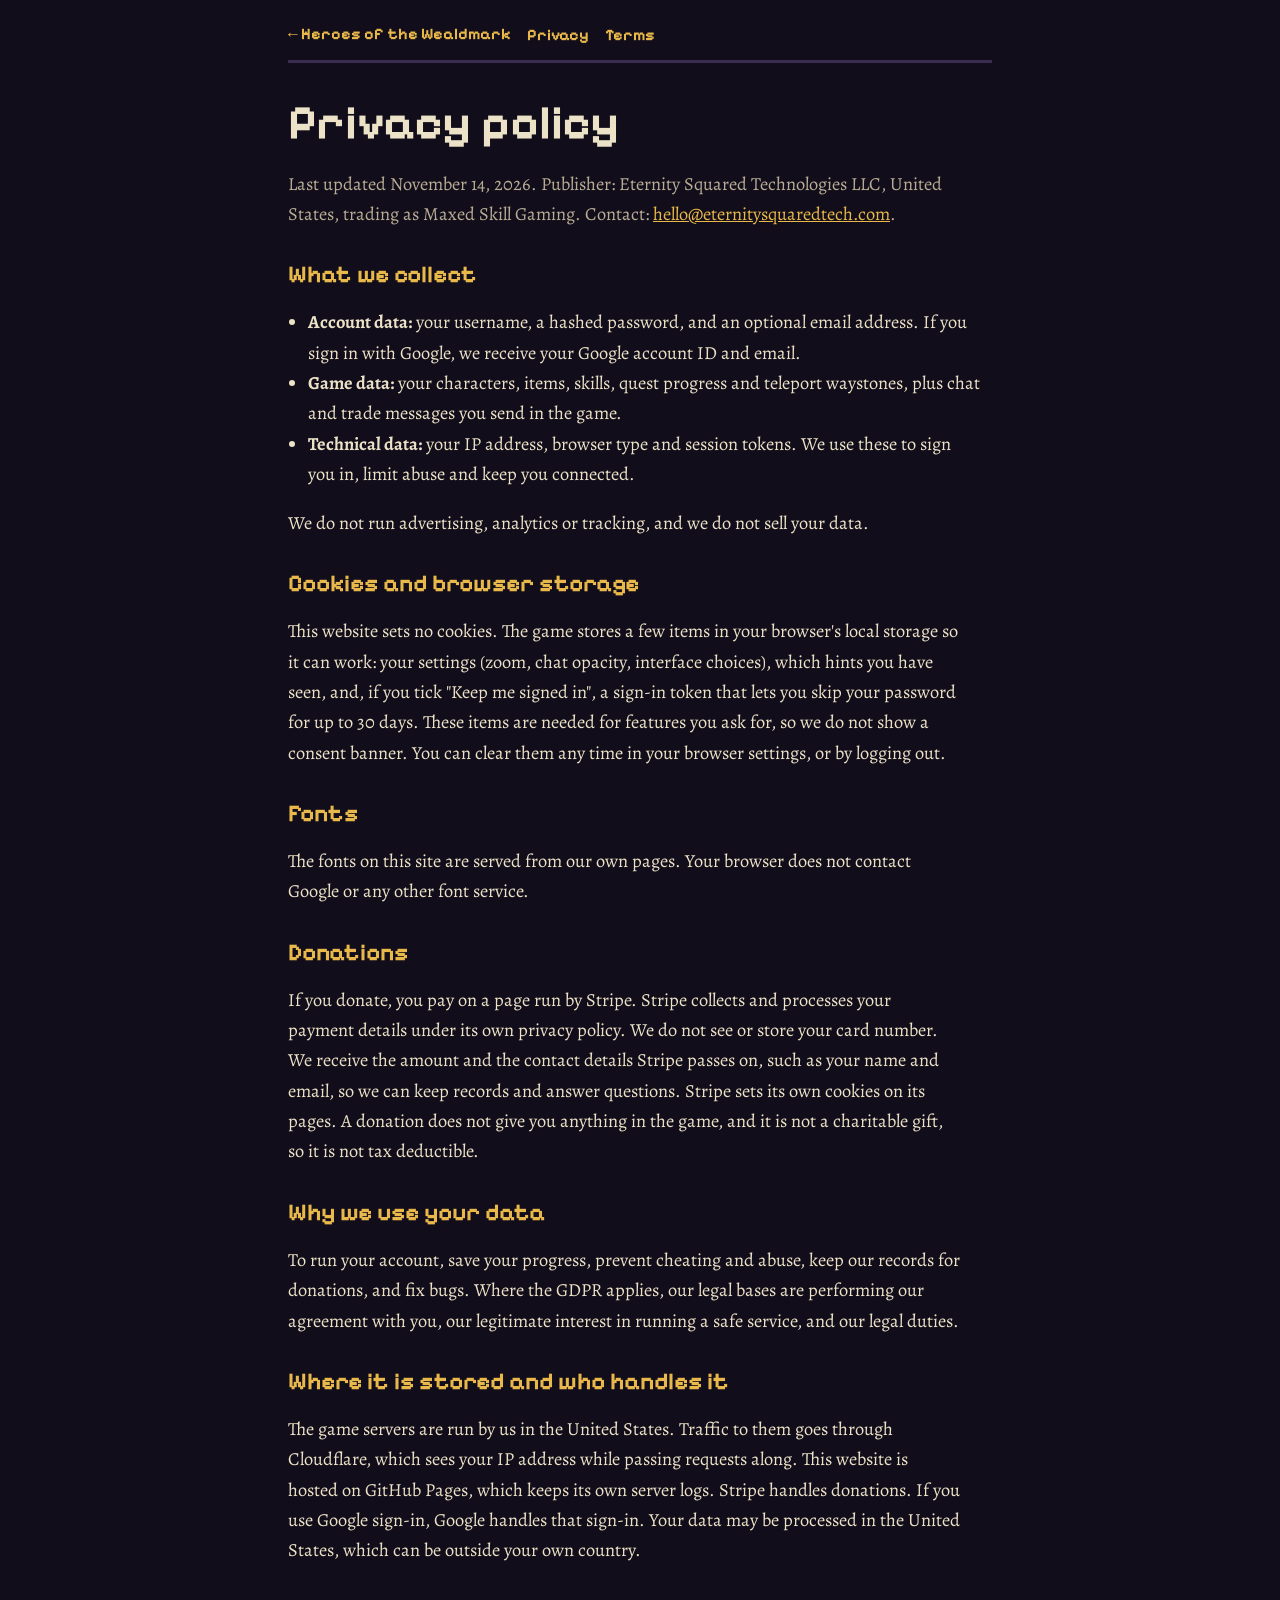
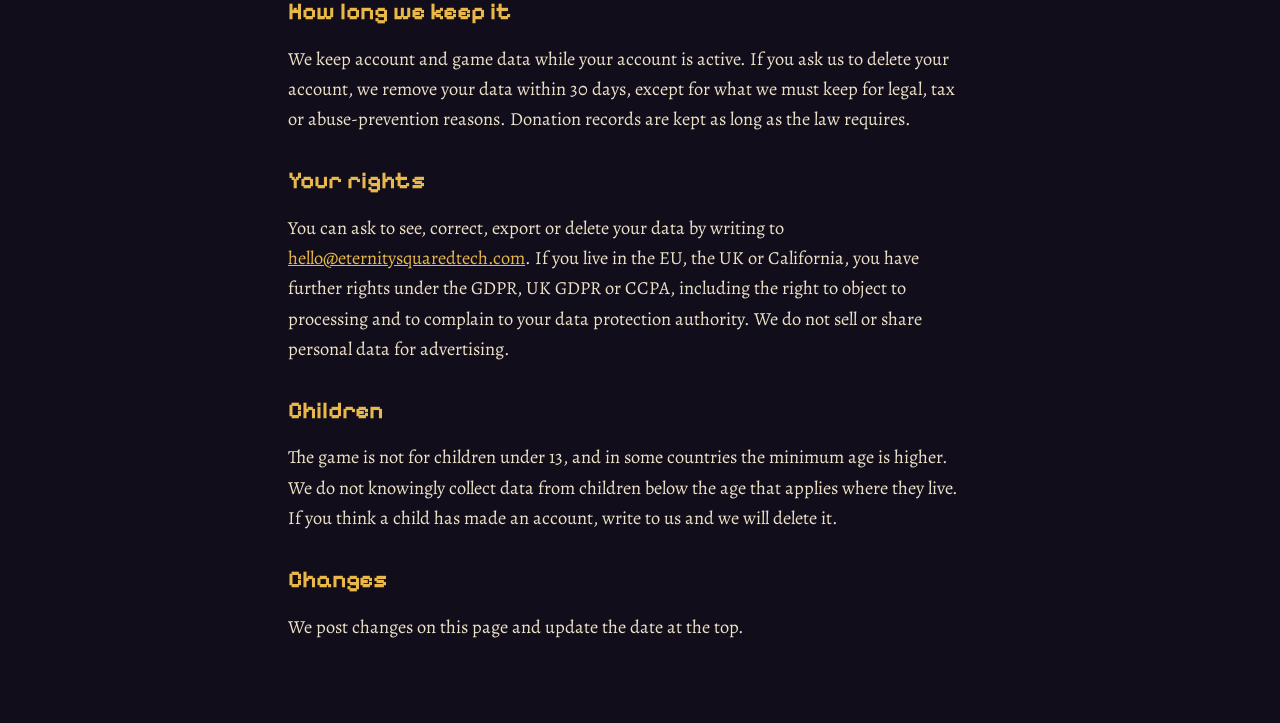
<file: wealdmark/privacy.html>
<!doctype html>
<html lang="en">
<head>
  <meta charset="utf-8" />
  <meta name="viewport" content="width=device-width, initial-scale=1" />
  <meta name="color-scheme" content="dark" />
  <meta http-equiv="Content-Security-Policy" content="default-src 'none'; style-src 'self' 'unsafe-inline'; font-src 'self'; img-src 'self' data:; base-uri 'none'; form-action 'none'" />
  <meta name="referrer" content="strict-origin-when-cross-origin" />
  <title>Privacy policy | Heroes of the Wealdmark</title>
  <meta name="robots" content="index, follow" />
  <link rel="canonical" href="https://maxedskillgaming.github.io/wealdmark/privacy.html" />
  <link rel="icon" href="icon.png" />
  <link rel="stylesheet" href="fonts/fonts.css" />
  <style>
    :root { --ink:#120d1a; --panel:#1b1427; --line:#3a2d50; --parchment:#ece2c8; --dim:#b9ad96; --gold:#e8b84a; }
    * { box-sizing: border-box; }
    body { margin:0; background:var(--ink); color:var(--parchment); font:1.15rem/1.65 "Alegreya", Georgia, serif; }
    a { color:var(--gold); }
    .wrap { max-width:46rem; margin:0 auto; padding:1.5rem max(1rem, env(safe-area-inset-left)) 4rem; }
    .top { display:flex; gap:1rem; flex-wrap:wrap; align-items:center; padding-bottom:1rem; border-bottom:3px solid var(--line); margin-bottom:2rem; }
    .top a { font:700 1rem "Pixelify Sans", ui-monospace, monospace; text-decoration:none; }
    h1, h2 { font-family:"Pixelify Sans", ui-monospace, monospace; line-height:1.15; }
    h1 { font-size:clamp(2rem, 6vw, 3rem); margin:0 0 .25rem; }
    h2 { font-size:1.5rem; margin:2rem 0 .5rem; color:var(--gold); }
    p, li { max-width:42rem; }
    .meta { color:var(--dim); }
    ul { padding-left:1.25rem; }
    :focus-visible { outline:3px solid var(--gold); outline-offset:3px; }
  </style>
</head>
<body>
  <div class="wrap">
    <nav class="top"><a href="./">&larr; Heroes of the Wealdmark</a><a href="privacy.html">Privacy</a><a href="terms.html">Terms</a></nav>
    <main>
      <h1>Privacy policy</h1>
      <p class="meta">Last updated November 14, 2026. Publisher: Eternity Squared Technologies LLC, United States, trading as Maxed Skill Gaming. Contact: <a href="mailto:hello@eternitysquaredtech.com">hello@eternitysquaredtech.com</a>.</p>

      <h2>What we collect</h2>
      <ul>
        <li><strong>Account data:</strong> your username, a hashed password, and an optional email address. If you sign in with Google, we receive your Google account ID and email.</li>
        <li><strong>Game data:</strong> your characters, items, skills, quest progress and teleport waystones, plus chat and trade messages you send in the game.</li>
        <li><strong>Technical data:</strong> your IP address, browser type and session tokens. We use these to sign you in, limit abuse and keep you connected.</li>
      </ul>
      <p>We do not run advertising, analytics or tracking, and we do not sell your data.</p>

      <h2>Cookies and browser storage</h2>
      <p>This website sets no cookies. The game stores a few items in your browser's local storage so it can work: your settings (zoom, chat opacity, interface choices), which hints you have seen, and, if you tick "Keep me signed in", a sign-in token that lets you skip your password for up to 30 days. These items are needed for features you ask for, so we do not show a consent banner. You can clear them any time in your browser settings, or by logging out.</p>

      <h2>Fonts</h2>
      <p>The fonts on this site are served from our own pages. Your browser does not contact Google or any other font service.</p>

      <h2>Donations</h2>
      <p>If you donate, you pay on a page run by Stripe. Stripe collects and processes your payment details under its own privacy policy. We do not see or store your card number. We receive the amount and the contact details Stripe passes on, such as your name and email, so we can keep records and answer questions. Stripe sets its own cookies on its pages. A donation does not give you anything in the game, and it is not a charitable gift, so it is not tax deductible.</p>

      <h2>Why we use your data</h2>
      <p>To run your account, save your progress, prevent cheating and abuse, keep our records for donations, and fix bugs. Where the GDPR applies, our legal bases are performing our agreement with you, our legitimate interest in running a safe service, and our legal duties.</p>

      <h2>Where it is stored and who handles it</h2>
      <p>The game servers are run by us in the United States. Traffic to them goes through Cloudflare, which sees your IP address while passing requests along. This website is hosted on GitHub Pages, which keeps its own server logs. Stripe handles donations. If you use Google sign-in, Google handles that sign-in. Your data may be processed in the United States, which can be outside your own country.</p>

      <h2>How long we keep it</h2>
      <p>We keep account and game data while your account is active. If you ask us to delete your account, we remove your data within 30 days, except for what we must keep for legal, tax or abuse-prevention reasons. Donation records are kept as long as the law requires.</p>

      <h2>Your rights</h2>
      <p>You can ask to see, correct, export or delete your data by writing to <a href="mailto:hello@eternitysquaredtech.com">hello@eternitysquaredtech.com</a>. If you live in the EU, the UK or California, you have further rights under the GDPR, UK GDPR or CCPA, including the right to object to processing and to complain to your data protection authority. We do not sell or share personal data for advertising.</p>

      <h2>Children</h2>
      <p>The game is not for children under 13, and in some countries the minimum age is higher. We do not knowingly collect data from children below the age that applies where they live. If you think a child has made an account, write to us and we will delete it.</p>

      <h2>Changes</h2>
      <p>We post changes on this page and update the date at the top.</p>
    </main>
  </div>
</body>
</html>
</file>
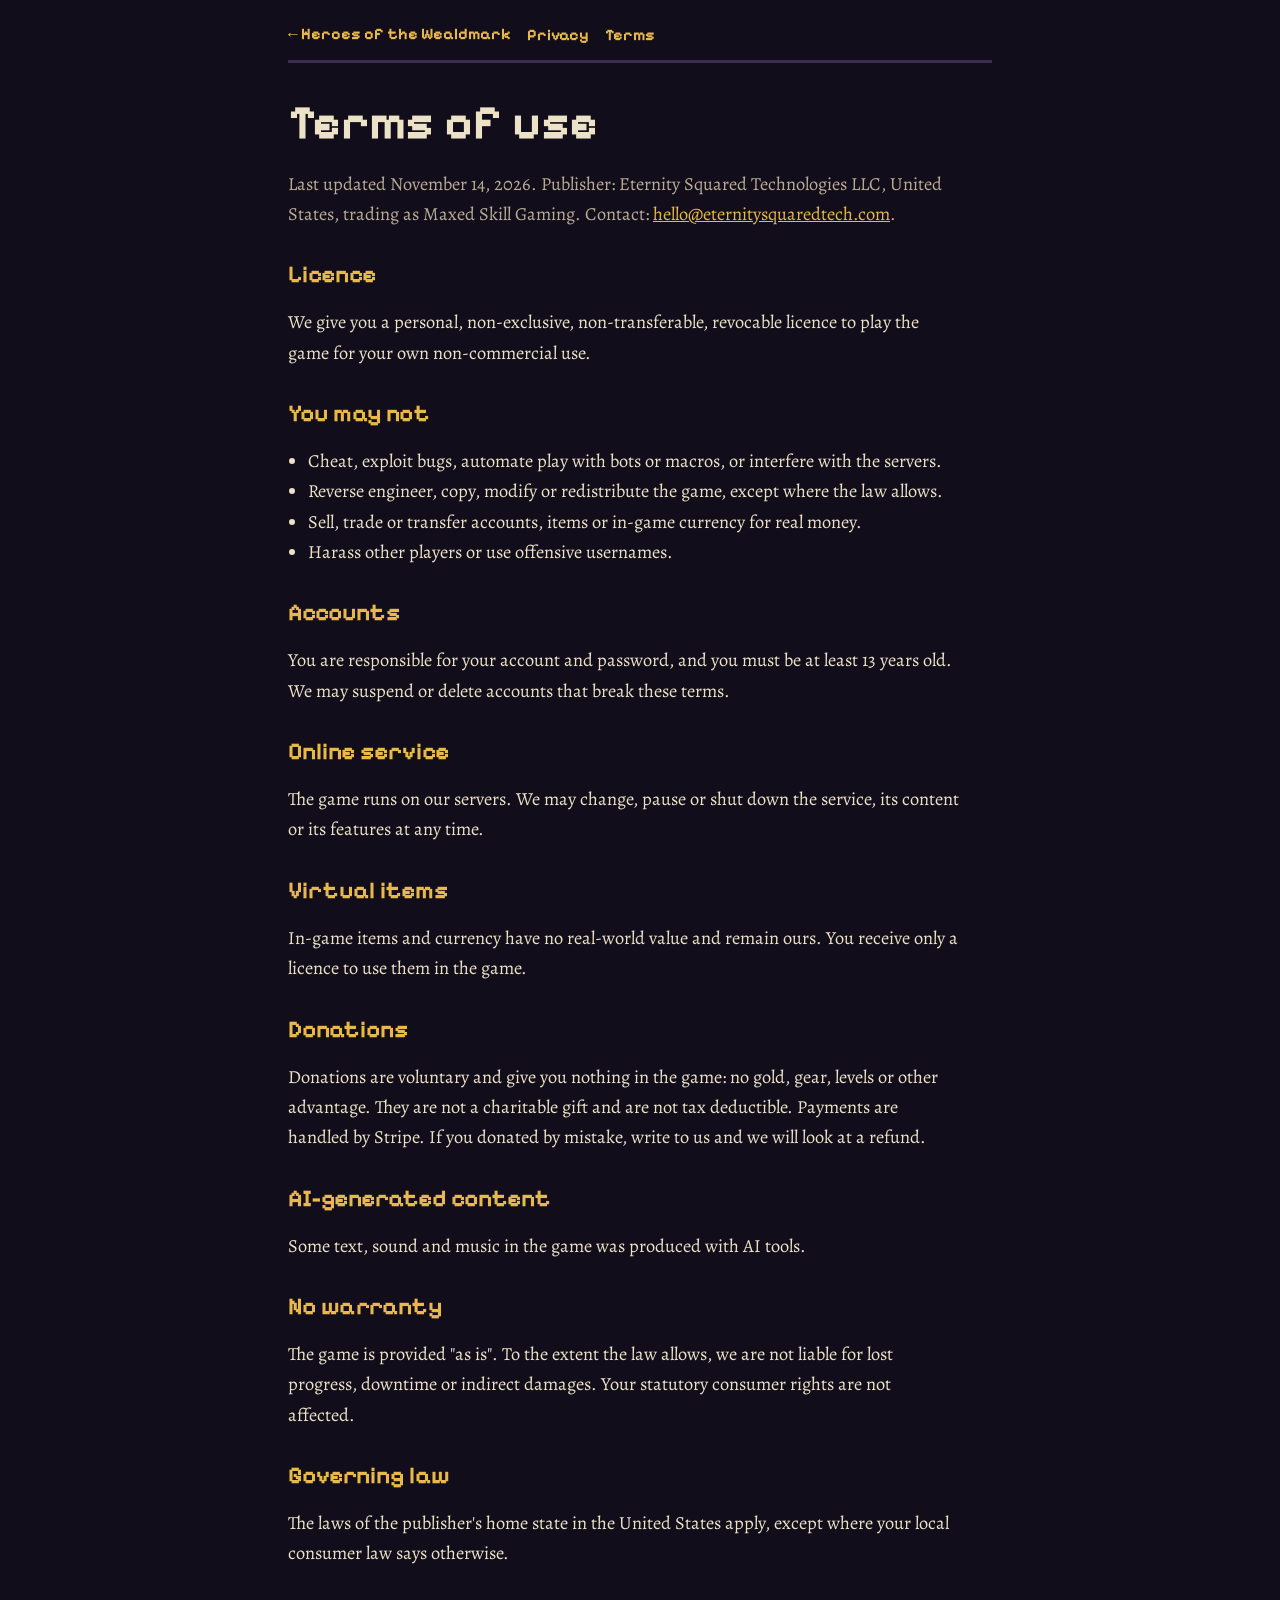
<file: wealdmark/terms.html>
<!doctype html>
<html lang="en">
<head>
  <meta charset="utf-8" />
  <meta name="viewport" content="width=device-width, initial-scale=1" />
  <meta name="color-scheme" content="dark" />
  <meta http-equiv="Content-Security-Policy" content="default-src 'none'; style-src 'self' 'unsafe-inline'; font-src 'self'; img-src 'self' data:; base-uri 'none'; form-action 'none'" />
  <meta name="referrer" content="strict-origin-when-cross-origin" />
  <title>Terms of use | Heroes of the Wealdmark</title>
  <meta name="robots" content="index, follow" />
  <link rel="canonical" href="https://maxedskillgaming.github.io/wealdmark/terms.html" />
  <link rel="icon" href="icon.png" />
  <link rel="stylesheet" href="fonts/fonts.css" />
  <style>
    :root { --ink:#120d1a; --panel:#1b1427; --line:#3a2d50; --parchment:#ece2c8; --dim:#b9ad96; --gold:#e8b84a; }
    * { box-sizing: border-box; }
    body { margin:0; background:var(--ink); color:var(--parchment); font:1.15rem/1.65 "Alegreya", Georgia, serif; }
    a { color:var(--gold); }
    .wrap { max-width:46rem; margin:0 auto; padding:1.5rem max(1rem, env(safe-area-inset-left)) 4rem; }
    .top { display:flex; gap:1rem; flex-wrap:wrap; align-items:center; padding-bottom:1rem; border-bottom:3px solid var(--line); margin-bottom:2rem; }
    .top a { font:700 1rem "Pixelify Sans", ui-monospace, monospace; text-decoration:none; }
    h1, h2 { font-family:"Pixelify Sans", ui-monospace, monospace; line-height:1.15; }
    h1 { font-size:clamp(2rem, 6vw, 3rem); margin:0 0 .25rem; }
    h2 { font-size:1.5rem; margin:2rem 0 .5rem; color:var(--gold); }
    p, li { max-width:42rem; }
    .meta { color:var(--dim); }
    ul { padding-left:1.25rem; }
    :focus-visible { outline:3px solid var(--gold); outline-offset:3px; }
  </style>
</head>
<body>
  <div class="wrap">
    <nav class="top"><a href="./">&larr; Heroes of the Wealdmark</a><a href="privacy.html">Privacy</a><a href="terms.html">Terms</a></nav>
    <main>
      <h1>Terms of use</h1>
      <p class="meta">Last updated November 14, 2026. Publisher: Eternity Squared Technologies LLC, United States, trading as Maxed Skill Gaming. Contact: <a href="mailto:hello@eternitysquaredtech.com">hello@eternitysquaredtech.com</a>.</p>

      <h2>Licence</h2>
      <p>We give you a personal, non-exclusive, non-transferable, revocable licence to play the game for your own non-commercial use.</p>

      <h2>You may not</h2>
      <ul>
        <li>Cheat, exploit bugs, automate play with bots or macros, or interfere with the servers.</li>
        <li>Reverse engineer, copy, modify or redistribute the game, except where the law allows.</li>
        <li>Sell, trade or transfer accounts, items or in-game currency for real money.</li>
        <li>Harass other players or use offensive usernames.</li>
      </ul>

      <h2>Accounts</h2>
      <p>You are responsible for your account and password, and you must be at least 13 years old. We may suspend or delete accounts that break these terms.</p>

      <h2>Online service</h2>
      <p>The game runs on our servers. We may change, pause or shut down the service, its content or its features at any time.</p>

      <h2>Virtual items</h2>
      <p>In-game items and currency have no real-world value and remain ours. You receive only a licence to use them in the game.</p>

      <h2>Donations</h2>
      <p>Donations are voluntary and give you nothing in the game: no gold, gear, levels or other advantage. They are not a charitable gift and are not tax deductible. Payments are handled by Stripe. If you donated by mistake, write to us and we will look at a refund.</p>

      <h2>AI-generated content</h2>
      <p>Some text, sound and music in the game was produced with AI tools.</p>

      <h2>No warranty</h2>
      <p>The game is provided "as is". To the extent the law allows, we are not liable for lost progress, downtime or indirect damages. Your statutory consumer rights are not affected.</p>

      <h2>Governing law</h2>
      <p>The laws of the publisher's home state in the United States apply, except where your local consumer law says otherwise.</p>
    </main>
  </div>
</body>
</html>
</file>
<file: wealdmark/fonts/fonts.css>
@font-face{font-family:'Alegreya';font-style:italic;font-weight:400;font-display:swap;src:url(Alegreya-400i.woff2) format('woff2');unicode-range:U+0000-00FF, U+0131, U+0152-0153, U+02BB-02BC, U+02C6, U+02DA, U+02DC, U+0304, U+0308, U+0329, U+2000-206F, U+20AC, U+2122, U+2191, U+2193, U+2212, U+2215, U+FEFF, U+FFFD}
@font-face{font-family:'Alegreya';font-style:normal;font-weight:400;font-display:swap;src:url(Alegreya-400.woff2) format('woff2');unicode-range:U+0000-00FF, U+0131, U+0152-0153, U+02BB-02BC, U+02C6, U+02DA, U+02DC, U+0304, U+0308, U+0329, U+2000-206F, U+20AC, U+2122, U+2191, U+2193, U+2212, U+2215, U+FEFF, U+FFFD}
@font-face{font-family:'Alegreya';font-style:normal;font-weight:500;font-display:swap;src:url(Alegreya-500.woff2) format('woff2');unicode-range:U+0000-00FF, U+0131, U+0152-0153, U+02BB-02BC, U+02C6, U+02DA, U+02DC, U+0304, U+0308, U+0329, U+2000-206F, U+20AC, U+2122, U+2191, U+2193, U+2212, U+2215, U+FEFF, U+FFFD}
@font-face{font-family:'Alegreya';font-style:normal;font-weight:700;font-display:swap;src:url(Alegreya-700.woff2) format('woff2');unicode-range:U+0000-00FF, U+0131, U+0152-0153, U+02BB-02BC, U+02C6, U+02DA, U+02DC, U+0304, U+0308, U+0329, U+2000-206F, U+20AC, U+2122, U+2191, U+2193, U+2212, U+2215, U+FEFF, U+FFFD}
@font-face{font-family:'Pixelify Sans';font-style:normal;font-weight:500;font-display:swap;src:url(PixelifySans-500.woff2) format('woff2');unicode-range:U+0000-00FF, U+0131, U+0152-0153, U+02BB-02BC, U+02C6, U+02DA, U+02DC, U+0304, U+0308, U+0329, U+2000-206F, U+20AC, U+2122, U+2191, U+2193, U+2212, U+2215, U+FEFF, U+FFFD}
@font-face{font-family:'Pixelify Sans';font-style:normal;font-weight:700;font-display:swap;src:url(PixelifySans-700.woff2) format('woff2');unicode-range:U+0000-00FF, U+0131, U+0152-0153, U+02BB-02BC, U+02C6, U+02DA, U+02DC, U+0304, U+0308, U+0329, U+2000-206F, U+20AC, U+2122, U+2191, U+2193, U+2212, U+2215, U+FEFF, U+FFFD}
</file>
<file: wealdmark/play/style.css>
/* Heroes of the Wealdmark. Copyright (c) 2026 Maxed Skill Gaming. All rights reserved. */
:root {
  --bg: #14101c;
  --panel: #231b33;
  --edge: #5b4a86;
  --ink: #efe6d0;
  --muted: #a89fc0;
  --gold: #e6b34a;
  --bad: #ff7a7a;
}

* { box-sizing: border-box; }

html, body {
  margin: 0;
  height: 100%;
  background: var(--bg);
  color: var(--ink);
  font-family: Tahoma, Verdana, "Segoe UI", sans-serif;
  font-size: 13px;
  image-rendering: pixelated;
}

.frame {
  max-width: 520px;
  margin: 0 auto;
  padding: 32px 16px;
}

h1 {
  margin: 0;
  color: var(--gold);
  font-size: 32px;
  letter-spacing: 2px;
  text-shadow: 3px 3px 0 #000;
}

.tag { margin: 6px 0 24px; color: var(--muted); }

.panel {
  background: var(--panel);
  border: 4px solid var(--edge);
  box-shadow: 4px 4px 0 #000;
  padding: 20px;
}

.hidden { display: none; }
.muted { color: var(--muted); font-size: 12px; }
.error { color: var(--bad); min-height: 1.4em; margin: 8px 0 0; }

.bar {
  height: 20px;
  border: 3px solid var(--edge);
  background: #0c0912;
  margin: 12px 0;
}
.fill { height: 100%; width: 0; background: var(--gold); transition: width 120ms steps(6); }

label { display: block; margin: 12px 0; }
input[type="text"], input[type="password"], input:not([type]) {
  display: block;
  width: 100%;
  margin-top: 4px;
  padding: 8px;
  background: #0c0912;
  color: var(--ink);
  border: 3px solid var(--edge);
  font: inherit;
}
input:focus { outline: 3px solid var(--gold); outline-offset: 0; }
.check { font-size: 12px; color: var(--muted); }

button {
  font: inherit;
  color: var(--ink);
  background: var(--edge);
  border: 3px solid #000;
  padding: 8px 14px;
  margin: 6px 6px 0 0;
  cursor: pointer;
}
button:hover:not(:disabled) { background: #7560aa; }
button:disabled { opacity: 0.5; cursor: not-allowed; }
button:focus-visible { outline: 3px solid var(--gold); }

.tabs { display: flex; margin-bottom: 8px; }
.tabs button { margin: 0 4px 0 0; background: #36295a; }
.tabs button[aria-selected="true"] { background: var(--edge); color: var(--gold); }

footer { margin-top: 16px; text-align: right; }

/* ---- world view */

#gameview { position: fixed; inset: 0; background: #0c0912; }
#gameview.hidden { display: none; }

#stage {
  position: absolute;
  inset: 0;
  width: 100%;
  height: 100%;
  image-rendering: pixelated;
  cursor: pointer;
}

#hud {
  position: absolute;
  top: 10px;
  left: 10px;
  padding: 3px 7px;
  background: rgba(20, 16, 28, 0.85);
  border: 2px solid var(--edge);
  font-size: 10px;
  line-height: 1.35;
  white-space: pre;
  pointer-events: none;
}

#toast {
  position: absolute;
  top: 14px;
  left: 50%;
  transform: translateX(-50%);
  padding: 6px 12px;
  background: rgba(20, 16, 28, 0.92);
  border: 3px solid var(--bad);
  opacity: 0;
  transition: opacity 120ms;
  pointer-events: none;
}
#toast.show { opacity: 1; }

#chat {
  position: absolute;
  left: 10px;
  bottom: 10px;
  width: min(380px, calc(var(--vw, 100vw) * 0.34));
  height: 215px;
  min-width: 200px;
  min-height: 110px;
  display: flex;
  flex-direction: column;
}
#chat-grip { position: absolute; right: 0; top: 0; width: 14px; height: 14px; cursor: nesw-resize; z-index: 2; background: linear-gradient(45deg, transparent 50%, var(--gold) 50%); opacity: 0.8; touch-action: none; }
#chatlog {
  list-style: none;
  margin: 0 0 4px;
  padding: 6px 8px;
  flex: 1;
  min-height: 40px;
  overflow-y: auto;
  background: rgba(20, 16, 28, 0.8);
  border: 3px solid var(--edge);
  font-size: 13px;
}
#chatlog li { margin: 1px 0; word-break: break-word; }
#chatlog li.win { color: #9ae89a; }
#chatlog li.levelup { color: var(--gold); font-weight: bold; }
#chatlog li.loot { color: #e8d49a; }
#chatlog li.loot.magic { color: #6aa9ff; }
#chatlog li.loot.rare { color: #ffd24a; }
#chatlog li.loot.legendary { color: #ff8a3a; }
#chatlog li.hint { color: #9fd8ff; font-style: italic; }
#chatlog li.mine { color: var(--gold); }
#chatinput {
  width: 100%;
  padding: 6px 8px;
  background: rgba(12, 9, 18, 0.92);
  color: var(--ink);
  border: 3px solid var(--edge);
  font: inherit;
  font-size: 13px;
}
#toolbar { position: absolute; top: 10px; right: 10px; z-index: 150; }
/* Desktop: the usual row of buttons. The Menu button is for touch screens and small windows. */
#menu-btn { display: none; }
#menu-list, #menu-list.hidden { display: flex; gap: 6px; }
#toolbar button { margin: 0; padding: 6px 10px; font-size: 13px; }

#vitals {
  position: absolute;
  top: 92px;
  left: 10px;
  width: 210px;
  padding: 8px 10px;
  background: rgba(20, 16, 28, 0.85);
  border: 3px solid var(--edge);
  font-size: 13px;
  pointer-events: none;
}
.meter { position: relative; height: 16px; border: 2px solid #000; background: #0c0912; margin-bottom: 5px; }
.meter-fill { height: 100%; width: 0; transition: width 180ms steps(6); }
.meter.hp .meter-fill { background: #4fae6a; }
.meter.mp .meter-fill { background: #4a7fd8; }
.meter.xp { height: 12px; margin-bottom: 2px; }
.meter.xp .meter-fill { background: #b072e6; }
.meter.xp span { line-height: 8px; font-size: 9px; }
#buffs { position: absolute; top: 205px; left: 10px; display: flex; flex-wrap: wrap; gap: 3px; width: 210px; }
#buffs:empty { display: none; }
#buffs .buff { position: relative; width: 28px; height: 28px; border: 2px solid #000; background: #17112a; }
#buffs .buff.good { border-color: #2f6b3a; }
#buffs .buff.debuff { border-color: #8a2f2f; }
#buffs .buff img { width: 100%; height: 100%; image-rendering: pixelated; display: block; }
#buffs .buff .n { position: absolute; right: -2px; bottom: -3px; font-size: 10px; line-height: 10px; padding: 0 2px; background: #000; color: #fff; }
#rctl { position: absolute; top: 56px; right: 10px; display: flex; gap: 3px; z-index: 6; }
#recenter { position: absolute; top: 12px; left: 50%; transform: translateX(-50%); z-index: 7; margin: 0; padding: 4px 12px; min-height: 28px; font-size: 12px; white-space: nowrap; }
#recenter.hidden { display: none; }
@media (pointer: coarse) { #recenter { min-height: 40px; } }
.fbox { position: absolute; display: flex; flex-direction: column; min-width: 90px; min-height: 60px; overflow: hidden; resize: both; background: rgba(20, 16, 28, 0.9); border: 3px solid var(--edge); z-index: 5; }
.fbox.off, .fbox.hidden { display: none; }
.fgrip { flex: none; padding: 0 6px; font-size: 11px; line-height: 16px; color: var(--gold); background: #2a2040; cursor: move; user-select: none; touch-action: none; }
#mapbox { top: 84px; right: 10px; width: 150px; height: 209px; }
#minimap { flex: 1; min-height: 0; width: 100%; object-fit: contain; border: 0; opacity: 1; }
#tracker { flex: 1; min-height: 0; overflow-y: auto; width: auto; border: 0; background: transparent; }
#rctl button { margin: 0; padding: 1px 6px; min-width: 22px; font-size: 11px; line-height: 16px; }
#rctl button.off { opacity: 0.55; }#vitals,
#vitals .meter.hp,
#vitals .meter.mp { display: none; }
#buffs { top: 170px; }
#bhud { position: absolute; left: calc(min(380px, calc(var(--vw, 100vw) * 0.34)) + 24px); right: 10px; bottom: 10px; max-width: 760px; display: flex; align-items: flex-end; gap: 8px; pointer-events: none; }
#bhud > * { pointer-events: auto; }
.globe { --fill: 100%; position: relative; width: 84px; height: 84px; flex: none; border-radius: 50%; border: 3px solid #2a2236; background: #120d1c; overflow: hidden; }
.globe:before { content: ""; position: absolute; left: 0; right: 0; bottom: 0; height: var(--fill); transition: height 180ms steps(6); }
.globe.hp:before { background: #c2413f; }
.globe.mp:before { background: #3f6fd0; }
.globe span { position: absolute; inset: 0; display: flex; align-items: center; justify-content: center; font-size: 12px; text-shadow: 1px 1px 0 #000; }
.qcol { display: flex; flex-direction: column; gap: 4px; flex: none; }
.qslot, .sslot, .bslot { position: relative; margin: 0; padding: 0; border: 2px solid #000; background: #17112a; color: var(--ink); font: inherit; cursor: pointer; }
.qslot, .sslot { width: 40px; height: 40px; display: flex; align-items: center; justify-content: center; }
#hotcol { flex: 1; min-width: 0; display: flex; flex-direction: column; }
#hotmid { flex: 1; min-width: 0; display: flex; flex-direction: column; }
#hotcol .meter.xp { margin: 0 0 14px; position: relative; height: 16px; border: 2px solid #8a5fd0; background: #120a22; }
#hotcol .meter.xp .meter-fill { background: linear-gradient(#ffe48a, #f0b429 55%, #b8801a); }
#hotcol .meter.xp::after { content: ""; position: absolute; inset: 0; pointer-events: none; background: linear-gradient(90deg, transparent calc(25% - 1px), #000 calc(25% - 1px) calc(25% + 1px), transparent calc(25% + 1px) calc(50% - 1px), #000 calc(50% - 1px) calc(50% + 1px), transparent calc(50% + 1px) calc(75% - 1px), #000 calc(75% - 1px) calc(75% + 1px), transparent calc(75% + 1px)); }
#hotcol .meter.xp.gain { animation: xpgain 700ms ease-out; }
@keyframes xpgain { 0% { box-shadow: 0 0 0 0 #ffd75e; filter: brightness(1.6); } 100% { box-shadow: 0 0 10px 0 transparent; filter: none; } }
#hotcol .meter.xp span { line-height: 12px; font-size: 11px; font-weight: bold; letter-spacing: 0.5px; }
#hotrow { display: flex; align-items: flex-end; gap: 4px; }
#hotbar { position: relative; flex: none; min-width: 0; display: flex; gap: 4px; }
#hotbar:before { content: attr(data-style) " bar"; position: absolute; left: 2px; top: -13px; font-size: 9px; line-height: 10px; letter-spacing: 1px; text-transform: uppercase; color: #8a80a8; text-shadow: 1px 1px 0 #000; pointer-events: none; }
.bslot { flex: 1; max-width: 48px; aspect-ratio: 1; display: flex; align-items: center; justify-content: center; }
.bslot img, .bslot canvas.icon, .qslot canvas.icon, .sslot canvas.icon, .sslot img.icon { width: 92%; height: 92%; image-rendering: pixelated; }
.bslot.off, .qslot.off, .sslot.off { filter: grayscale(0.8) brightness(0.65); }
.bslot.empty { border-style: dashed; border-color: #3a2f55; }
.bslot.selected { outline: 3px solid var(--gold); }
.bslot.held { border-color: var(--gold); }
.bslot .hk, .qslot .hk, .sslot .hk { position: absolute; left: 1px; top: 0; font-size: 9px; line-height: 10px; padding: 0 2px; background: #000; color: #f0c860; }
.bslot .cost { position: absolute; right: 1px; bottom: 0; font-size: 9px; line-height: 10px; padding: 0 2px; background: #1c3a78; color: #cfe0ff; }
.bslot .cd { position: absolute; inset: 0; display: flex; align-items: center; justify-content: center; font-size: 15px; background: rgba(0, 0, 0, 0.65); }
.qslot .cnt { position: absolute; right: 1px; bottom: 0; font-size: 10px; line-height: 11px; padding: 0 2px; background: #000; color: #fff; }
.qslot.town { font-size: 10px; color: #cfe0ff; }
.qslot .plus { font-size: 11px; color: #8a80a8; }
.bslot.auto { flex-direction: column; gap: 1px; border-color: #6a5a9a; font-size: 9px; line-height: 1.1; }
.bslot.auto b { font-weight: normal; color: #e8e0f0; }
.bslot.auto.on { border-color: #2f6b3a; background: #1d3a24; }
.bslot.auto.on .st { color: #7bd88f; }
#bar-picker { position: absolute; z-index: 26; left: calc(min(380px, calc(var(--vw, 100vw) * 0.34)) + 24px); bottom: 112px; width: 250px; max-height: calc(var(--vh, 100vh) * 0.5); overflow-y: auto; padding: 6px; background: rgba(20, 16, 28, 0.96); border: 3px solid var(--edge); font-size: 12px; }
#bar-picker h4 { margin: 0 0 4px; color: var(--gold); font-weight: normal; font-size: 12px; }
#bar-picker .pick { display: flex; align-items: center; gap: 6px; width: 100%; margin: 2px 0; padding: 3px 6px; text-align: left; font-size: 12px; }
#bar-picker .pick img, #bar-picker .pick canvas { width: 20px; height: 20px; image-rendering: pixelated; }
#minimap { background: #0c0912; image-rendering: pixelated; }
#tracker { padding: 5px 7px; font-size: 12px; }
#tracker .tq + .tq { margin-top: 5px; padding-top: 4px; border-top: 1px solid #3a2f55; }
#tracker b { color: var(--gold); font-weight: normal; }
#tracker .ok { color: #7bd88f; }
#tracker .short { color: #e8c070; }
.meter span { position: absolute; inset: 0; text-align: center; line-height: 12px; font-size: 11px; text-shadow: 1px 1px 0 #000; }
#wallet { display: flex; align-items: center; gap: 5px; margin-top: 2px; }
#wallet span:not(.coin) { margin-right: 8px; min-width: 14px; white-space: nowrap; flex: none; }
/* Currencies: iron coins (grey coin), gold coins (gold coin), favor tokens (shaking hands, quest rewards only). */
.coin { display: inline-block; flex: none; width: 16px; height: 16px; vertical-align: -4px; margin-right: 4px; background-repeat: no-repeat; background-size: contain; image-rendering: pixelated; }
.coin.iron { background-image: url("data:image/svg+xml,%3Csvg xmlns='http://www.w3.org/2000/svg' viewBox='0 0 12 12' shape-rendering='crispEdges'%3E%3Crect x='3' y='0' width='6' height='12' fill='%23000'/%3E%3Crect x='0' y='3' width='12' height='6' fill='%23000'/%3E%3Crect x='1' y='1' width='10' height='10' fill='%23000'/%3E%3Crect x='4' y='1' width='4' height='10' fill='%239aa0aa'/%3E%3Crect x='1' y='4' width='10' height='4' fill='%239aa0aa'/%3E%3Crect x='2' y='2' width='8' height='8' fill='%239aa0aa'/%3E%3Crect x='3' y='3' width='6' height='6' fill='%23b8bec8'/%3E%3Crect x='5' y='4' width='2' height='4' fill='%236c717b'/%3E%3Crect x='3' y='3' width='2' height='1' fill='%23e6eaf0'/%3E%3C/svg%3E"); }
.coin.gold { background-image: url("data:image/svg+xml,%3Csvg xmlns='http://www.w3.org/2000/svg' viewBox='0 0 12 12' shape-rendering='crispEdges'%3E%3Crect x='3' y='0' width='6' height='12' fill='%23000'/%3E%3Crect x='0' y='3' width='12' height='6' fill='%23000'/%3E%3Crect x='1' y='1' width='10' height='10' fill='%23000'/%3E%3Crect x='4' y='1' width='4' height='10' fill='%23d19a2c'/%3E%3Crect x='1' y='4' width='10' height='4' fill='%23d19a2c'/%3E%3Crect x='2' y='2' width='8' height='8' fill='%23d19a2c'/%3E%3Crect x='3' y='3' width='6' height='6' fill='%23f0c050'/%3E%3Crect x='5' y='4' width='2' height='4' fill='%23a8741a'/%3E%3Crect x='3' y='3' width='2' height='1' fill='%23fff0a8'/%3E%3C/svg%3E"); }
.coin.favor { background-image: url("data:image/svg+xml,%3Csvg xmlns='http://www.w3.org/2000/svg' viewBox='0 0 16 16' shape-rendering='crispEdges'%3E%3Crect x='0' y='5' width='4' height='7' fill='%23000'/%3E%3Crect x='1' y='6' width='2' height='5' fill='%238a5ad0'/%3E%3Crect x='12' y='5' width='4' height='7' fill='%23000'/%3E%3Crect x='13' y='6' width='2' height='5' fill='%236a3ab0'/%3E%3Crect x='3' y='6' width='10' height='6' fill='%23000'/%3E%3Crect x='4' y='7' width='5' height='4' fill='%23f2c9a0'/%3E%3Crect x='8' y='7' width='4' height='3' fill='%23d29a6c'/%3E%3Crect x='7' y='4' width='4' height='3' fill='%23000'/%3E%3Crect x='8' y='5' width='2' height='1' fill='%23d29a6c'/%3E%3Crect x='9' y='5' width='2' height='1' fill='%23d29a6c'/%3E%3Crect x='5' y='12' width='6' height='2' fill='%23000'/%3E%3Crect x='5' y='11' width='1' height='2' fill='%23f2c9a0'/%3E%3Crect x='7' y='11' width='1' height='2' fill='%23f2c9a0'/%3E%3Crect x='9' y='11' width='1' height='2' fill='%23f2c9a0'/%3E%3Crect x='6' y='11' width='1' height='2' fill='%23000'/%3E%3Crect x='8' y='11' width='1' height='2' fill='%23000'/%3E%3Crect x='10' y='11' width='1' height='2' fill='%23000'/%3E%3Crect x='8' y='8' width='1' height='1' fill='%23000'/%3E%3Crect x='8' y='9' width='1' height='1' fill='%23000'/%3E%3C/svg%3E"); }
#hover-tip {
  position: absolute;
  z-index: 30;
  max-width: 240px;
  padding: 6px 9px;
  background: rgba(20, 16, 28, 0.95);
  border: 2px solid var(--edge);
  pointer-events: none;
  font-size: 12px;
  line-height: 1.35;
}
#hover-tip.hidden { display: none; }
#node-menu {
  position: fixed;
  z-index: 40;
  display: flex;
  flex-direction: column;
  gap: 4px;
  padding: 5px;
  background: rgba(20, 16, 28, 0.97);
  border: 2px solid var(--edge);
}
#node-menu.hidden { display: none; }
#node-menu .act { text-align: left; }
#hover-tip .tip-title { color: var(--gold); font-size: 13px; margin-bottom: 2px; }
#hover-tip .tip-line { color: var(--muted); }
button.act { margin: 0; padding: 6px 9px; font-size: 13px; }
button.act.selected { outline: 3px solid var(--gold); background: #7560aa; }

.side {
  position: absolute;
  top: 56px;
  right: 10px;
  width: 272px;
  min-width: 220px;
  min-height: 90px;
  max-height: calc(var(--vh, 100vh) - 70px);
  max-width: calc(var(--vw, 100vw) - 20px);
  resize: both;
  overflow: auto;
  overflow-x: hidden;
  overflow-wrap: anywhere;
  user-select: none;
  padding: 12px 16px;
  background: rgba(20, 16, 28, 0.94);
  border: 3px solid var(--edge);
  font-size: 14px;
  line-height: 1.4;
}
.side.hidden { display: none; }
.side h2 { margin: 0 0 8px; color: var(--gold); font-size: 17px; }
/* Plain buttons inside windows get taller rows; slots, close buttons and the tab strips keep their own size. */
.side button:not(.slot):not(.xbtn):not(.tab) { min-height: 28px; font-size: 14px; }
.side h2.grip { cursor: move; user-select: none; }
.side input, .side textarea { user-select: text; }
.side label { display: block; margin: 8px 0; }
.side input[type="range"] { width: 100%; }
#skill-points { margin: 6px 0; color: var(--gold); }
#tree-tabs { display: flex; gap: 4px; margin: 6px 0; }
#tree-tabs button { flex: 1; padding: 3px 0; font-size: 12px; }
#tree-tabs button.on { background: #6a4aa8; }
#tree-grid { display: grid; grid-template-columns: repeat(3, minmax(0, 1fr)); gap: 4px; align-items: stretch; }
#tree-grid .lv { color: var(--muted); font-size: 11px; align-self: center; }
#tree-grid button.node { min-height: 44px; padding: 3px; font-size: 11px; line-height: 1.15; background: #2a2044; border: 2px solid #000; color: var(--text, #eee); cursor: pointer; text-align: center; }
#tree-grid button.node.passive { border-radius: 14px; }
#tree-grid button.node b { display: block; color: var(--gold); font-weight: normal; }
#tree-grid button.node.ranked { background: #44306e; border-color: var(--gold); }
#tree-grid button.node.ready { border-color: #7ae87a; }
#tree-grid button.node.locked { opacity: 0.45; cursor: default; }
#tree-grid .spacer { min-height: 0; }
#aff-bar { display: grid; grid-template-columns: repeat(5, minmax(0, 1fr)); gap: 4px; margin: 4px 0; }
#aff-bar .aff { display: flex; flex-direction: column; align-items: center; gap: 4px; padding: 4px; background: #2a2044; border: 2px solid #000; }
#aff-bar .aff-name { font-size: 11px; line-height: 16px; white-space: nowrap; color: var(--muted); }
#aff-bar .aff-val { font-size: 14px; line-height: 16px; color: var(--gold); }
#aff-bar button { min-width: 24px; min-height: 24px; padding: 0; font-size: 14px; line-height: 16px; }
#aff-bar button:disabled { opacity: 0.4; cursor: default; }
#tree-grid button.node.sel { outline: 2px solid #fff; outline-offset: -2px; }
#tree-detail { margin: 8px 0; padding: 8px; background: #1d1630; border: 2px solid #000; font-size: 12px; line-height: 16px; }
#tree-detail p { margin: 4px 0; }
#tree-detail .td-head { display: flex; gap: 8px; align-items: baseline; flex-wrap: wrap; }
#tree-detail .td-rank { margin-left: auto; color: var(--gold); }
#tree-detail .td-title { color: var(--muted); }
#tree-detail .td-req { list-style: none; margin: 4px 0; padding: 0; }
#tree-detail .td-req li.ok { color: #7ae87a; }
#tree-detail .td-req li.bad { color: #ff8a8a; }
#tree-detail .td-why { color: #ff8a8a; }
#tree-detail .td-go { margin-top: 8px; width: 100%; min-height: 28px; }
#tree-detail .td-go:disabled { opacity: 0.5; cursor: default; }
#respec { margin-top: 8px; }
.skill-row { display: flex; justify-content: space-between; }
.skill-bar { height: 7px; border: 2px solid #000; background: #0c0912; margin-top: 2px; }
.skill-bar div { height: 100%; background: var(--gold); }
#equip { display: grid; grid-template-columns: repeat(3, 1fr); gap: 6px; margin: 8px auto; max-width: 210px; }
#stats-vitals { margin-bottom: 10px; font-size: 12px; }
#stats-vitals h3 { margin: 0 0 3px; font-size: 12px; color: var(--gold); }
#stats-vitals dl { display: grid; grid-template-columns: auto 1fr; gap: 1px 10px; margin: 0; }
#stats-vitals dt { color: var(--muted); white-space: nowrap; }
#stats-vitals dd { margin: 0; text-align: right; }
#gear-stats { margin-bottom: 8px; font-size: 12px; }
#gear-stats h3 { margin: 0 0 3px; font-size: 12px; color: var(--gold); }
#gear-stats dl { display: grid; grid-template-columns: auto 1fr; gap: 1px 10px; margin: 0; }
#gear-stats dt { color: var(--muted); white-space: nowrap; }
#gear-stats dd { margin: 0; text-align: right; }
#gear-stats p { margin: 4px 0 0; color: #9fd8ff; font-style: italic; }
#bag-grid { display: grid; grid-template-columns: repeat(4, minmax(0, 1fr)); gap: 4px; margin-top: 8px; }
#panel-bag { resize: none; }
#bag-tabs { display: flex; gap: 4px; margin-top: 8px; }
#bag-tabs button { flex: 1 1 0; min-height: 32px; margin: 0; justify-content: center; }
#bag-tabs button.on { color: var(--gold); border-color: var(--gold); background: #3a2d63; }
#bag-grid button.slot { height: auto; aspect-ratio: 1; }
#bag-grid button.slot canvas.icon { width: 78%; height: auto; aspect-ratio: 1; }
button.slot {
  position: relative;
  margin: 0;
  padding: 2px;
  height: 52px;
  font-size: 10px;
  line-height: 1.1;
  word-break: break-word;
  background: #36295a;
  display: flex;
  align-items: center;
  justify-content: center;
}
button.slot canvas.icon { width: 46px; height: 46px; image-rendering: pixelated; pointer-events: none; }
button.slot:hover:not(:disabled) { background: #4a3a7a; }
button.slot.empty { background: #1c1530; opacity: 0.7; color: var(--muted); }
button.slot.magic { border-color: #6aa9ff; }
button.slot.rare { border-color: #ffd24a; }
button.slot.legendary { border-color: #ff8a3a; }
#equip button.slot { height: 52px; }
button.slot i { position: absolute; right: 3px; bottom: 1px; font-style: normal; color: var(--gold); font-size: 11px; }

.modal {
  position: absolute;
  inset: 0;
  display: flex;
  align-items: center;
  justify-content: center;
  background: rgba(8, 6, 14, 0.6);
}
.modal.hidden { display: none; }
.modal-box { min-width: 300px; max-width: 460px; padding: 18px 22px; background: var(--panel); border: 4px solid var(--edge); box-shadow: 4px 4px 0 #000; }
.modal-box h2 { margin: 0 0 8px; color: var(--gold); }
.modal-box ul { margin: 0 0 10px; padding-left: 18px; }
.modal-box li { margin: 4px 0; }

#chatlog li.round { color: var(--muted); font-size: 11px; }
#chatlog li.bad { color: #ff9a9a; }

#look-preview { display: block; margin: 0 auto 8px; width: 120px; height: 120px; image-rendering: pixelated; background: #2a2236; border-radius: 6px; }
#panel-look .row { display: flex; gap: 6px; justify-content: center; margin: 6px 0; flex-wrap: wrap; }
#panel-look .row button.on { outline: 2px solid #ffd86a; }
#look-skin button { width: 28px; height: 28px; padding: 0; border-radius: 50%; border: 2px solid #1a1426; }

#logo { display: block; margin: 0 0 8px; image-rendering: pixelated; }

/* ---- towns: dialogue, shops, storage, stations, journal */

.side.wide { width: 300px; }
#panel-shop, #panel-station { top: 50%; left: 50%; right: auto; transform: translate(-50%, -50%); width: 340px; max-height: calc(var(--vh, 100vh) - 24px); resize: none; }
#busy { cursor: pointer; }
.side h3 { margin: 10px 0 4px; font-size: 13px; color: var(--gold); }
.wallet-line { display: flex; gap: 12px; align-items: center; margin-bottom: 6px; }
.price { display: inline-flex; align-items: center; gap: 4px; color: var(--ink); }
.row-item {
  display: flex;
  align-items: center;
  gap: 8px;
  width: 100%;
  margin: 0 0 4px;
  padding: 3px 6px;
  text-align: left;
  font-size: 12px;
  background: #36295a;
}
.row-item:hover { background: #4a3a7a; }
.row-item.poor { opacity: 0.55; }
.row-item .name { flex: 1; }
.row-item canvas.icon, .recipe canvas.icon { width: 32px; height: 32px; image-rendering: pixelated; flex: none; }
.slot-grid { display: grid; grid-template-columns: repeat(5, 1fr); gap: 4px; }
.slot-grid button.slot { height: 44px; }
.slot-grid button.slot canvas.icon { width: 37px; height: 37px; }
.exchange { display: grid; grid-template-columns: 1fr 1fr; gap: 4px; margin-bottom: 4px; }
.exchange button.act { padding: 4px 6px; font-size: 11px; margin: 0; }
.recipe { padding: 6px; margin-bottom: 6px; background: #2a2044; border: 2px solid #000; }
.recipe.locked { opacity: 0.55; }
.recipe-head { display: flex; align-items: center; gap: 8px; }
.recipe-head .name { flex: 1; }
.need { display: flex; flex-wrap: wrap; gap: 4px 10px; margin: 4px 0; font-size: 11px; }
.ok { color: #9ae89a; }
.short { color: #ff9a9a; }
.recipe-btns { display: flex; gap: 4px; }
.recipe-btns button.act { padding: 3px 8px; font-size: 11px; margin: 0; }
.make-grid { display: grid; grid-template-columns: repeat(5, 1fr); gap: 4px; margin: 6px 0; }
.make-tile { height: 44px; margin: 0; padding: 0; display: flex; align-items: center; justify-content: center; background: #36295a; border: 2px solid #000; }
.make-tile canvas.icon { width: 37px; height: 37px; image-rendering: pixelated; }
.make-tile:hover { background: #4a3a7a; }
.make-tile.poor { opacity: 0.5; }
.make-tile.sel { border-color: var(--gold); background: #5a4a9a; opacity: 1; }
.make-detail { padding: 6px; margin-bottom: 6px; background: #2a2044; border: 2px solid #000; }
.make-detail canvas.icon { width: 32px; height: 32px; image-rendering: pixelated; flex: none; }
.make-amount { display: flex; align-items: center; gap: 6px; margin-bottom: 6px; }
.make-amount button.act { padding: 3px 8px; font-size: 12px; min-width: 24px; }
.make-num { min-width: 36px; padding: 3px 8px; text-align: center; background: #120a22; border: 2px solid #000; }
.make-go { width: 100%; }
.perk { display: flex; align-items: center; justify-content: space-between; gap: 8px; margin: 6px 0; }
.perk .name { flex: 1; }
.perk button.act { margin: 0; padding: 3px 8px; font-size: 11px; flex: none; min-width: 92px; text-align: center; }
.quest { margin-bottom: 8px; padding: 6px 8px; background: #2a2044; border: 2px solid #000; }
.quest h3 { margin: 0 0 3px; }
.quest p { margin: 2px 0; }
#panel-journal .muted { color: var(--muted); }

#intro {
  position: fixed;
  inset: 0;
  z-index: 80;
  display: flex;
  flex-direction: column;
  align-items: center;
  justify-content: center;
  gap: 12px;
  background: #05030a;
  cursor: pointer;
}
#intro.hidden { display: none; }
#intro-canvas {
  width: min(calc(var(--vw, 100vw) * 1.0), calc((calc(var(--vh, 100vh) * 1.0) - 190px) * 16 / 9));
  image-rendering: pixelated;
  border: 3px solid var(--edge);
}
#intro-card {
  width: min(760px, calc(var(--vw, 100vw) * 0.92));
  padding: 10px 16px;
  background: rgba(20, 16, 28, 0.96);
  border: 3px solid var(--edge);
  cursor: default;
}
#intro-title { margin: 0 0 6px; color: var(--gold); font-size: 17px; }
#intro-text { margin: 0; min-height: 4.2em; font-size: 13px; line-height: 1.5; }
#intro-foot { display: flex; justify-content: space-between; align-items: center; margin-top: 8px; color: var(--muted); font-size: 12px; }
#intro-foot button { margin: 0; padding: 4px 12px; font-size: 12px; }
#signout-confirm {
  position: fixed;
  inset: 0;
  z-index: 50;
  display: flex;
  align-items: center;
  justify-content: center;
  background: rgba(8, 6, 14, 0.7);
}
#signout-confirm.hidden { display: none; }
#signout-confirm .box {
  max-width: 360px;
  padding: 16px 20px;
  background: rgba(20, 16, 28, 0.98);
  border: 3px solid var(--edge);
}
#signout-confirm h3 { margin: 0 0 8px; color: var(--gold); font-size: 16px; }
#signout-confirm p { margin: 0 0 12px; line-height: 1.4; }
#signout-confirm .row { display: flex; gap: 8px; }

#dialog {
  position: absolute;
  z-index: 25;
  left: calc(min(380px, calc(var(--vw, 100vw) * 0.34)) + 24px);
  right: 10px;
  bottom: 10px;
  max-width: 640px;
  padding: 10px 14px;
  background: rgba(20, 16, 28, 0.95);
  border: 3px solid var(--edge);
}
#dialog.hidden { display: none; }
#dialog { display: flex; gap: 12px; align-items: flex-start; box-sizing: border-box; }
#dialog.hidden { display: none; }
#dialog h3 { margin: 0; color: var(--gold); font-size: 17px; }
#dlg-portrait { flex: none; width: 96px; height: 96px; border: 2px solid var(--edge); background: rgba(0, 0, 0, 0.35); image-rendering: pixelated; }
#dlg-portrait.none { display: none; }
#dialog > .xbtn { order: 3; flex: none; margin: 0; }
#dlg-main { flex: 1; min-width: 0; }
#dlg-head { display: flex; flex-wrap: wrap; align-items: baseline; gap: 4px 12px; margin-bottom: 8px; }
#dlg-role { font-size: 13px; }
#dlg-lines p { margin: 4px 0; line-height: 1.4; font-size: 15px; }
#dlg-options { display: flex; flex-wrap: wrap; gap: 8px; margin-top: 12px; }
#dlg-options button.opt { margin: 0; padding: 4px 12px; min-height: 32px; text-align: left; font-size: 15px; }

#busy {
  position: absolute;
  left: 50%;
  bottom: 150px;
  transform: translateX(-50%);
  width: 340px;
  height: 22px;
  border: 3px solid var(--edge);
  background: #0c0912;
}
#busy.hidden { display: none; }
#busy-fill { height: 100%; width: 0; background: #6a9a4a; transition: width 600ms linear; }
#busy-text { position: absolute; inset: 0; text-align: center; line-height: 16px; font-size: 12px; text-shadow: 1px 1px 0 #000; }

#chatlog li.quest { color: #ffd84a; }
#chatlog li.work { color: #b8e0a0; }
button.slot.empty canvas.icon { opacity: 0.22; filter: grayscale(1); width: 37px; height: 37px; }
button.slot.empty { position: relative; }
button.slot .slot-name { position: absolute; left: 0; right: 0; bottom: 1px; font-size: 9px; text-align: center; color: var(--muted); }

button.link { background: none; border: none; color: inherit; text-decoration: underline; cursor: pointer; padding: 4px 0; opacity: 0.8; }
button.link:hover { opacity: 1; }
.legal { margin: 12px 0 0; padding-top: 12px; border-top: 1px solid var(--edge); text-align: center; }
.legal a { color: var(--gold); white-space: nowrap; }

.recovery-key { display: block; font-size: 1.3em; letter-spacing: 0.08em; padding: 10px; user-select: all; background: rgba(0, 0, 0, 0.35); }
#recovery-tools { margin: 8px 0; }

.xbtn { float: right; margin: 0 0 0 8px; width: 24px; height: 24px; padding: 0; line-height: 1; font-size: 18px; cursor: pointer; background: #4a2a3a; color: #fff; border: 2px solid #000; }
.xbtn:hover { background: #a03a4a; }
#dialog .xbtn { margin-top: -2px; }
#chatnav { display: flex; gap: 4px; margin: 0 0 3px; }
#chatnav button { margin: 0; padding: 2px 8px; font-size: 12px; }
.row-item.sel { background: #5a4a9a; outline: 2px solid var(--gold); }
#shop-buy { margin: 8px 0; padding: 8px; background: rgba(0, 0, 0, 0.3); border: 2px solid var(--edge); }
#shop-buy .buy-title { margin: 0 0 6px; color: var(--gold); }
#shop-buy .buy-row { display: flex; gap: 6px; align-items: center; flex-wrap: wrap; }
#shop-buy button { margin: 0; padding: 4px 10px; }
#shop-buy input { width: 3.6em; padding: 4px; background: rgba(12, 9, 18, 0.92); color: var(--ink); border: 2px solid var(--edge); font: inherit; }
#buy-confirm { position: fixed; inset: 0; z-index: 60; display: flex; align-items: center; justify-content: center; background: rgba(8, 6, 14, 0.7); }
#buy-confirm.hidden { display: none; }
#buy-confirm .box { max-width: 380px; padding: 16px 20px; background: rgba(20, 16, 28, 0.98); border: 3px solid var(--edge); }
#buy-confirm p { margin: 0 0 10px; line-height: 1.4; }
#buy-confirm .row { display: flex; gap: 8px; }
.trade-row { margin: 8px 0; }
.trade-row .top { display: flex; justify-content: space-between; }
.trade-row .top b { color: var(--gold); font-weight: normal; }
.trade-bar { height: 8px; margin-top: 3px; background: #1a1426; border: 2px solid #000; }
.trade-bar div { height: 100%; background: #6aa86a; }

#loading { position: fixed; inset: 0; z-index: 55; display: flex; align-items: center; justify-content: center; background: #0c0912; opacity: 1; transition: opacity 500ms; }
#loading.hidden { display: none; }
#loading.fade { opacity: 0; }
#loading .box { text-align: center; color: var(--gold); }
#loading .swirl { width: 64px; height: 96px; margin: 0 auto 14px; border-radius: 50%; background: radial-gradient(ellipse at center, #e8d8ff 0%, #9a6aff 35%, #3a2a8a 70%, transparent 72%); animation: swirl 1.2s linear infinite; }
@keyframes swirl { from { transform: rotate(0deg) scale(1); } 50% { transform: rotate(180deg) scale(1.15); } to { transform: rotate(360deg) scale(1); } }

.hints { list-style: none; margin: 0 0 8px; padding: 0; font-size: 12px; line-height: 1.4; }
.hints li { padding-left: 16px; position: relative; color: var(--muted, #a89cc0); }
.hints li::before { content: '\2022'; position: absolute; left: 4px; }
.hints li.ok { color: #7fd48a; }
.hints li.ok::before { content: '\2713'; left: 0; }
.hints li.bad { color: #e88a8a; }

/* Touch and small screens */
#stage { touch-action: none; }
.side h2.grip { touch-action: none; }
#mbar { display: none; }
@media (pointer: coarse), (max-width: 760px) {
  body { touch-action: manipulation; }
  #mbar { display: flex; flex-direction: column; gap: 6px; position: absolute; right: 6px; top: 50%; transform: translateY(-50%); z-index: 5; }
  #mbar button { margin: 0; min-width: 48px; min-height: 44px; padding: 6px 8px; font-size: 14px; }
  #toolbar { right: 6px; top: 6px; }
  #menu-btn { display: block; }
  #menu-list, #menu-list.hidden { position: absolute; top: 100%; right: 0; margin-top: 4px; min-width: 150px; flex-direction: column; gap: 3px; padding: 5px; background: rgba(20, 16, 28, 0.97); border: 2px solid var(--edge); }
  #menu-list.hidden { display: none; }
  #menu-list button { text-align: left; }
  #leave { margin-top: 4px; }
  #toolbar button { min-height: 36px; padding: 4px 8px; font-size: 12px; white-space: nowrap; }
  #menu-list button { min-height: 40px; font-size: 14px; }
  #hud { display: none; }
  #vitals { top: 52px; left: 6px; width: 170px; padding: 6px 8px; }
  #buffs { top: 130px; left: 6px; width: 170px; }
  #bhud { left: 6px; right: 6px; bottom: 6px; gap: 4px; }
  .globe { width: 54px; height: 54px; }
  .globe span { font-size: 10px; }
  .qslot { width: 30px; height: 30px; }
  .bslot { max-width: 34px; }
  #hotbar { gap: 2px; }
  #bhud { flex-wrap: wrap; row-gap: 4px; justify-content: space-between; }
  #hotcol { order: -1; flex: 1 1 100%; }
  #bar-picker { left: 6px; bottom: 156px; }
  #rctl { top: 52px; right: 6px; }
  #mapbox { top: 80px; right: 6px; width: 110px; height: 164px; }
  #tracker { font-size: 11px; }
  #toast { top: 208px; max-width: calc(calc(var(--vw, 100vw) * 1.0) - 24px); }
  #chat { left: 6px; bottom: 156px; width: calc(calc(var(--vw, 100vw) * 1.0) - 80px); height: auto; min-height: 0; }
  #chatlog { max-height: 90px; }
  button.act { min-height: 38px; }
  .side { left: 6px !important; right: 6px !important; top: calc(82px / var(--ui, 1)) !important; width: auto !important; min-width: 0; max-height: calc(100% - 82px / var(--ui, 1) - 64px); resize: none; }
  #panel-shop, #panel-station { transform: none; max-height: calc(var(--vh, 100vh) - 146px / var(--ui, 1)); }
  .side h2.grip { cursor: default; }
  .modal-box { min-width: 0; max-width: calc(calc(var(--vw, 100vw) * 1.0) - 16px); }
  #dialog { left: 8px !important; right: 8px !important; top: auto !important; bottom: 8px !important; transform: none; width: auto !important; max-width: none; max-height: calc(100% - 16px); overflow: auto; }
  #dlg-portrait { width: 64px; height: 64px; margin-top: 0; }
}

#party-body .party-member { display: grid; grid-template-columns: 1fr auto; gap: 4px; align-items: center; margin: 6px 0; }
#party-body .meter.mini { position: relative; width: 90px; height: 14px; }
#party-body .meter.mini span { position: absolute; inset: 0; text-align: center; font-size: 10px; line-height: 14px; }
#party-name { width: 60%; }
#panel-dungeon .bad { color: #e07070; }
#panel-dungeon .ok { color: #8fd68f; }
#panel-dungeon h3 { margin: 0 0 8px; font-size: 13px; color: var(--gold); }
#panel-dungeon .dg-row { display: flex; justify-content: space-between; gap: 8px; padding: 4px 0; border-top: 1px solid rgba(255, 255, 255, 0.08); }
#panel-dungeon button.unavailable { opacity: 0.5; border-style: dashed; }
.sslot { font-size: 10px; line-height: 1.1; flex-direction: column; gap: 1px; }
.sslot.num { font-size: 15px; color: var(--gold); }
.sslot.auto.on { border-color: #6fcf7f; }
.sslot.auto b { font-weight: normal; color: #e8e0f0; }
.sslot .cnt { position: absolute; right: 1px; bottom: 0; font-size: 10px; line-height: 11px; padding: 0 2px; background: #000; color: #fff; }
/* a visible corner to drag when resizing a window */
.side::-webkit-resizer { background: linear-gradient(135deg, transparent 50%, var(--gold) 50%); border: 0; }
.side { scrollbar-color: #4a3d6a #17112a; }
/* Wide desktop windows: the window buttons sit as a compact block to the right of the ability bar. */
/* Set by the script when the window, in interface units, is at least 1500 wide. */
  /* The block starts where the ability bar ends (its left edge plus its 760px max width), so there is no gap. */
.wide-hud #toolbar { top: auto; bottom: 10px; right: auto; left: calc(min(380px, calc(var(--vw, 100vw) * 0.34)) + 24px + 768px); width: min(440px, calc(calc(var(--vw, 100vw) * 1.0) - min(380px, calc(var(--vw, 100vw) * 0.34)) - 24px - 768px - 10px)); }
.wide-hud #rctl { top: 8px; }
.wide-hud #mapbox { top: 36px; }
.wide-hud #menu-list, .wide-hud #menu-list.hidden { display: grid; grid-template-columns: repeat(4, 1fr); gap: 4px; }
.wide-hud #toolbar button { padding: 8px 1px; font-size: 11px; line-height: 1.2; white-space: nowrap; }
.wide-hud.narrow-hud #menu-list, .wide-hud.narrow-hud #menu-list.hidden { grid-template-columns: repeat(3, 1fr); gap: 3px; }
.wide-hud.narrow-hud #toolbar button { padding: 6px 0; font-size: 8px; letter-spacing: -0.2px; overflow: hidden; }

.barsw { display: flex; flex-direction: column; width: 20px; height: 64px; flex: none; border: 2px solid #000; background: #17112a; }
.barsw button { margin: 0; padding: 0; border: 0; background: transparent; color: var(--ink); font: inherit; font-size: 10px; cursor: pointer; flex: 1; }
.barsw button:hover { background: #2a2040; }
.barsw .num { flex: 1.2; font-size: 16px; color: var(--gold); cursor: default; }
#side-r { flex-direction: row; align-items: flex-end; }

/* Wallet lives in the inventory window. */
#panel-bag #wallet { margin: 4px 0 6px; padding: 4px 6px; background: #17112a; border: 2px solid #000; }
/* Help text sits behind the ? button. */
.xbtn.qbtn { background: #2a3f6a; margin-right: 0; }
.xbtn.qbtn:hover { background: #3f5f9a; }
.side p.help { margin: 6px 0; padding: 6px 8px; background: #17112a; border-left: 3px solid #4a6fb0; }
#chatnav { display: flex; gap: 4px; align-items: center; }
#chatnav .ask { font-size: 12px; color: var(--muted); }
/* On big screens the whole interface scales up with the window. The game picture itself is not scaled. */
#gameview > :not(canvas) { zoom: var(--ui, 1); }

/* Window buttons bundled into groups: Bag and Journal direct, the rest behind Hero, World and More. */
.grp { position: relative; }
.grp-btn::after { content: ' \25B4'; }
.grp-pop { display: none; position: absolute; bottom: 100%; left: 0; min-width: 100%; margin-bottom: 3px; padding: 4px; flex-direction: column; gap: 3px; background: rgba(20, 16, 28, 0.97); border: 2px solid var(--edge); z-index: 21; }
.grp.open .grp-pop { display: flex; }
.grp.open .grp-btn { background: #7560aa; }
.grp-pop button { text-align: left; white-space: nowrap; }
.wide-hud #menu-list, .wide-hud #menu-list.hidden { grid-template-columns: repeat(5, 1fr); }
.wide-hud #toolbar button { padding: 9px 2px; font-size: 12px; }
.wide-hud .grp-btn { width: 100%; }
.wide-hud .grp-pop button { padding: 7px 10px; }
.wide-hud.narrow-hud #menu-list, .wide-hud.narrow-hud #menu-list.hidden { grid-template-columns: repeat(3, 1fr); }
.wide-hud.narrow-hud #toolbar button { padding: 8px 0; font-size: 11px; letter-spacing: 0; }
.wide-hud .grp:last-child .grp-pop { left: auto; right: 0; }
@media (pointer: coarse), (max-width: 760px) {
  .grp-btn { display: none; }
  .grp-pop, .grp.open .grp-pop { display: flex; position: static; margin: 0; padding: 0; border: 0; background: none; z-index: auto; }
}
#ui-tip { position: fixed; z-index: 1000; max-width: 280px; padding: 5px 8px; background: rgba(20, 16, 28, 0.97); border: 2px solid var(--edge); color: var(--ink); font-size: 12px; line-height: 1.35; white-space: pre-line; pointer-events: none; }
#ui-tip.hidden { display: none; }

#merc-body .lootrow { flex-wrap: wrap; }
.lootrow { display: flex; align-items: center; gap: 8px; margin: 4px 0; }
.lootrow .name { flex: 1; min-width: 0; }
.lootrow button.act { margin: 0; padding: 3px 10px; font-size: 12px; }
.lootbits { display: inline-flex; align-items: center; justify-content: center; width: 44px; height: 44px; flex: none; background: #3a2e12; border: 2px solid #000; color: var(--gold); font-weight: bold; }
#loot-all { margin-top: 6px; }
#menu-btn.alert { border-color: var(--gold); color: var(--gold); }
.quest.tracked { border-left: 3px solid var(--gold); padding-left: 6px; }
.quest .qhead { display: flex; align-items: center; justify-content: space-between; gap: 6px; }
.quest .qhead h3 { margin: 0 0 3px; }
.quest .ok { color: #7bd88f; }
.quest .short { color: #e8c070; }
button.qtrack { margin: 0; padding: 1px 7px; font-size: 11px; flex: none; }
button.qtrack.on { background: #2f6b3a; }

#r-world { padding: 1px 5px; }
#world-legend { display: flex; flex-wrap: wrap; gap: 3px; margin: 4px 0; }
.wl { display: flex; align-items: center; gap: 4px; margin: 0; padding: 1px 6px 1px 2px; font-size: 11px; }
.wl.off { opacity: 0.45; }
.wsw { display: inline-block; min-width: 14px; height: 14px; line-height: 14px; text-align: center; color: #17112a; font-weight: bold; font-size: 10px; border: 1px solid #000; }
#world-bar { display: flex; flex-wrap: wrap; align-items: center; gap: 8px; margin: 0 0 8px; }
#world-bar input { width: 140px; min-height: 28px; box-sizing: border-box; user-select: text; }
#wv-zoom { margin-left: auto; color: var(--muted); font-size: 12px; white-space: nowrap; }
#panel-world { --wv-h: min(440px, calc(var(--vh, 100vh) - 300px)); }
#world-main { display: flex; align-items: flex-start; gap: 8px; }
#world-scroll { flex: 1; min-width: 0; height: var(--wv-h); min-height: 200px; overflow: hidden; border: 2px solid #000; background: #0c0912; touch-action: none; cursor: grab; }
#world-scroll.drag { cursor: grabbing; }
#worldmap { display: block; width: 100%; height: 100%; }
#world-regions { flex: none; width: 140px; max-height: var(--wv-h); display: flex; flex-direction: column; gap: 4px; overflow-y: auto; }
#world-regions button { text-align: left; white-space: nowrap; overflow: hidden; text-overflow: ellipsis; font-size: 12px; }
#world-regions button.on { outline: 2px solid #ffd86a; }
@media (pointer: fine) and (min-width: 761px) {
  #panel-world { top: 50%; left: 50%; right: auto; bottom: auto; transform: translate(-50%, -50%); width: 640px; height: auto; max-height: calc(var(--vh, 100vh) - 24px); resize: none; }
}
@media (max-width: 760px) {
  #world-main { flex-direction: column; }
  #panel-world { --wv-h: min(360px, calc(var(--vh, 100vh) - 330px)); }
  #world-regions { width: auto; flex-direction: row; flex-wrap: wrap; max-height: 76px; }
  #world-regions button { max-width: 45%; }
}
#panel-world.side { user-select: none; }

/* Shop, crafting, storage and dialogue boxes stay above the Bag and other windows. */
#dialog, #panel-shop, #panel-storage, #panel-station, #panel-perks, #panel-anchor { z-index: 200; }

/* Your buffs and debuffs sit just above the experience bar. The turn-order strip is gone. */
#hotcol #buffs { position: static; top: auto; left: auto; width: auto; margin: 0 0 4px 0; pointer-events: auto; }

#chattabs { display: flex; gap: 3px; margin: 0 0 3px; }
#chattabs button { margin: 0; padding: 2px 8px; font-size: 12px; opacity: 0.65; }
#chattabs button.on { opacity: 1; border-color: var(--gold); }
#chattabs button.new::after { content: ' *'; color: var(--gold); }
#chat[data-tab="chat"] #chatlog li[data-kind="combat"], #chat[data-tab="combat"] #chatlog li[data-kind="chat"] { display: none; }
#chatlog li.notice { color: #ffcf8a; }

/* ==== HUD theme (design/ux/hud.md): one family of dark violet metal with gold trim.
   Tokens first, then every HUD surface reads from them. Layout rules above are untouched. */
:root {
  --hud-top: #2d2349;
  --hud-bot: #170f26;
  --hud-line: #0a0710;
  --hud-bevel: #6a58a0;
  --hud-inner: #3a2d5a;
  --trim: #c79a3e;
  --trim-hi: #f4d77f;
  --trim-lo: #7a5a20;
  --hp-hi: #ff8a78;
  --hp-mid: #c2413f;
  --hp-lo: #6e1a22;
  --mp-hi: #86b6ff;
  --mp-mid: #3f6fd0;
  --mp-lo: #1c3678;
}

/* Panel surface shared by every HUD frame. */
#hud,
#toast,
#chatlog,
#chatinput,
.fbox,
#hover-tip,
#ui-tip,
#bar-picker,
#node-menu,
.grp-pop,
#menu-list,
.side,
#dialog {
  background: linear-gradient(180deg, var(--hud-top), var(--hud-bot));
  border: 2px solid var(--hud-line);
  box-shadow: inset 0 1px 0 var(--hud-bevel), inset 0 0 0 2px var(--hud-inner), 0 2px 0 #000, 0 6px 14px rgba(0, 0, 0, 0.45);
}
#chatlog, #chatinput { background: linear-gradient(180deg, rgba(36, 28, 58, 0.9), rgba(18, 12, 30, 0.9)); }
#toast { border-color: var(--hud-line); box-shadow: inset 0 0 0 2px #7a2a2a, 0 2px 0 #000, 0 6px 14px rgba(0, 0, 0, 0.45); }
#hud { font-size: 11px; color: var(--muted); }
.fgrip { background: linear-gradient(180deg, #3d2f63, #231a3b); color: var(--trim-hi); text-shadow: 1px 1px 0 #000; border-bottom: 2px solid var(--hud-line); letter-spacing: 0.5px; }
.side h2, .modal-box h2, #dialog h3 { color: var(--trim-hi); text-shadow: 1px 1px 0 #000; }

/* Buttons that live on the HUD: dock, map buttons, chat tabs, fight toggles. */
#toolbar button,
#rctl button,
#chattabs button,
#chat-clear,
#mbar button {
  position: relative;
  color: var(--ink);
  text-shadow: 1px 1px 0 #000;
  background: linear-gradient(180deg, #4b3b78, #2c2248);
  border: 2px solid var(--hud-line);
  box-shadow: inset 0 1px 0 var(--hud-bevel), inset 0 -2px 0 rgba(0, 0, 0, 0.35);
  transition: transform 80ms, background 80ms, box-shadow 80ms;
}#toolbar button:hover:not(:disabled),
#rctl button:hover:not(:disabled),
#chattabs button:hover,
#chat-clear:hover,
#mbar button:hover:not(:disabled) {
  background: linear-gradient(180deg, #5f4d96, #3a2d5e);
  box-shadow: inset 0 1px 0 var(--trim-hi), inset 0 0 0 1px var(--trim), inset 0 -2px 0 rgba(0, 0, 0, 0.35);
  transform: translateY(-1px);
}#toolbar button:active:not(:disabled),
#rctl button:active:not(:disabled),
#chattabs button:active,
#chat-clear:active,
#mbar button:active:not(:disabled) {
  transform: translateY(1px);
  box-shadow: inset 0 2px 0 rgba(0, 0, 0, 0.5);
}
#toolbar button:disabled, #rctl button:disabled { opacity: 0.45; }
#toolbar button:focus-visible, #rctl button:focus-visible, #chattabs button:focus-visible, .bslot:focus-visible, .qslot:focus-visible { outline: 2px solid var(--trim-hi); outline-offset: 1px; }
#chattabs button { opacity: 0.7; }
#chattabs button.on { opacity: 1; color: var(--trim-hi); border-color: var(--hud-line); box-shadow: inset 0 -3px 0 var(--trim), inset 0 1px 0 var(--hud-bevel); }
.grp.open .grp-btn { background: linear-gradient(180deg, #6d59a8, #43356d); }

/* Vials: a pixel potion flask drawn on a 16x16 grid (see drawFlask in game.js), no smooth glass. */
.globe {
  --f: 1;
  width: 80px;
  height: 80px;
  border: 0;
  border-radius: 0;
  overflow: visible;
  background: none;
  box-shadow: none;
  clip-path: none;
}
.globe:before, .globe:after { content: none; }
.globe canvas { position: absolute; inset: 0; width: 100%; height: 100%; image-rendering: pixelated; }
.globe span { z-index: 2; top: auto; bottom: 8px; height: auto; font-size: 12px; font-weight: bold; letter-spacing: 0; white-space: nowrap; text-shadow: 1px 1px 0 #000, -1px 0 0 #000, 0 -1px 0 #000, 1px 0 0 #000; }
.globe.hp.low canvas { animation: orblow 900ms steps(4) infinite; }
@media (pointer: coarse), (max-width: 760px) { .globe { width: 48px; height: 48px; } .globe span { font-size: 10px; bottom: 4px; } }
@keyframes orblow { 0%, 100% { filter: brightness(0.9); } 50% { filter: brightness(1.5); } }

/* Hotbar and quick slots: bevelled plates with a key hint, lift on hover, sink on press. */
.bslot, .qslot, .sslot {
  background: linear-gradient(180deg, #2f2449, #150e24);
  border: 2px solid var(--hud-line);
  box-shadow: inset 0 1px 0 var(--hud-bevel), inset 0 0 0 2px var(--hud-inner), inset 0 -3px 0 rgba(0, 0, 0, 0.4);
  transition: transform 80ms, box-shadow 80ms;
}
.bslot:hover:not(.empty):not(.off), .qslot:hover, .sslot:hover { transform: translateY(-2px); box-shadow: inset 0 1px 0 var(--trim-hi), inset 0 0 0 2px var(--trim), inset 0 -3px 0 rgba(0, 0, 0, 0.4), 0 4px 0 #000; }
.bslot:active, .qslot:active, .sslot:active { transform: translateY(1px); box-shadow: inset 0 2px 0 rgba(0, 0, 0, 0.6); }
.bslot.empty { border-style: solid; border-color: var(--hud-line); background: linear-gradient(180deg, #1e1631, #0f0a1a); box-shadow: inset 0 0 0 2px #251c3a; }
.bslot.selected { outline: 2px solid var(--trim-hi); outline-offset: 1px; box-shadow: inset 0 0 0 2px var(--trim), 0 0 12px rgba(244, 215, 127, 0.55); }
.bslot.held { box-shadow: inset 0 0 0 2px var(--trim); }
.bslot .hk, .qslot .hk, .sslot .hk { left: 3px; top: 3px; padding: 0 3px; background: rgba(0, 0, 0, 0.75); color: var(--trim-hi); border-radius: 2px; font-size: 10px; line-height: 11px; }
.bslot .cost { right: 3px; bottom: 3px; border-radius: 2px; background: #1c3a78; box-shadow: 0 0 0 1px #000; }
.bslot .cd { background: rgba(8, 4, 16, 0.72); font-weight: bold; text-shadow: 1px 1px 0 #000; }
.qslot .cnt { right: 3px; bottom: 3px; border-radius: 2px; background: rgba(0, 0, 0, 0.8); }
.bslot.off, .qslot.off, .sslot.off { filter: grayscale(0.85) brightness(0.6); }
#hotbar:before { color: var(--trim); }

/* XP strip: gold fill, black ticks, flash on gain. */
#hotcol .meter.xp { border: 2px solid var(--hud-line); background: linear-gradient(180deg, #120a22, #07040d); box-shadow: 0 0 0 1px var(--trim-lo), inset 0 2px 0 rgba(0, 0, 0, 0.6); }
#hotcol .meter.xp .meter-fill { background: linear-gradient(180deg, var(--trim-hi), var(--trim) 55%, var(--trim-lo)); box-shadow: inset 0 2px 0 rgba(255, 255, 255, 0.35); }

/* Buffs. */
#buffs .buff { border: 2px solid var(--hud-line); box-shadow: inset 0 0 0 1px var(--hud-inner); background: linear-gradient(180deg, #2f2449, #150e24); }
#buffs .buff.good { border-color: #2f6b3a; box-shadow: 0 0 0 1px #000, 0 0 6px rgba(80, 200, 110, 0.45); }
#buffs .buff.debuff { border-color: #8a2f2f; box-shadow: 0 0 0 1px #000, 0 0 6px rgba(220, 70, 70, 0.5); }

/* Chat: easy on the eyes when you are not using it. */
#chat { transition: opacity 200ms; }
#chat:not(:hover):not(:focus-within) { opacity: 0.72; }
#chatinput:focus { outline: 2px solid var(--trim-hi); outline-offset: 0; }



@media (prefers-reduced-motion: reduce) {
  .globe.hp.low canvas { animation: none; }
  .bslot, .qslot, .sslot, #toolbar button, #rctl button { transition: none; }
  #hotcol .meter.xp.gain { animation: none; }
}

/* Pass 2: a metal plate under the action cluster, bigger slots, text at 11px or more, tidy dock and chat scrollbar. */
#hotrow { padding: 8px; gap: 8px; align-items: flex-end; background: linear-gradient(180deg, var(--hud-top), var(--hud-bot)); border: 2px solid var(--hud-line); border-top-color: var(--trim); box-shadow: inset 0 1px 0 var(--trim-hi), inset 0 0 0 2px var(--hud-inner), 0 2px 0 #000, 0 6px 14px rgba(0, 0, 0, 0.5); }
.bslot { max-width: 52px; }
.qslot, .sslot { width: 44px; height: 44px; }
.sslot { font-size: 11px; }
.bslot .hk, .qslot .hk, .sslot .hk { font-size: 11px; line-height: 12px; }
.bslot .cost, .qslot .cnt, .sslot .cnt, .qslot .plus { font-size: 11px; line-height: 12px; }
.bslot.auto { font-size: 11px; }
#hotbar:before { font-size: 11px; line-height: 12px; top: -15px; letter-spacing: 1px; }
#hotcol .meter.xp { margin-bottom: 18px; }
#hotcol .meter.xp span { font-size: 11px; }
.meter.xp span { font-size: 11px; }
#toolbar .grp:last-child { grid-column: span 2; }
#chatlog { scrollbar-width: thin; scrollbar-color: var(--trim-lo) rgba(10, 7, 16, 0.6); }
#chatlog li { line-height: 1.35; }
#chattabs button, #chat-clear { font-size: 11px; }
.sslot { padding-top: 10px; }
#hotcol .meter.xp span { z-index: 1; }




/* Safe margin: at least 8 real pixels from every window edge, whatever the UI scale. */
#hud { top: max(10px, calc(8px / var(--ui, 1))); left: max(10px, calc(8px / var(--ui, 1))); }
#chat { left: max(10px, calc(8px / var(--ui, 1))); bottom: max(10px, calc(8px / var(--ui, 1))); }
#toolbar { right: max(10px, calc(8px / var(--ui, 1))); }
#rctl { right: max(10px, calc(8px / var(--ui, 1))); }
#mapbox { right: max(10px, calc(8px / var(--ui, 1))); }
#bhud { right: max(10px, calc(8px / var(--ui, 1))); bottom: max(10px, calc(8px / var(--ui, 1))); }
.wide-hud #toolbar { bottom: max(10px, calc(8px / var(--ui, 1))); }
#toolbar { top: max(10px, calc(8px / var(--ui, 1))); }
.wide-hud #toolbar { top: auto; }
.wide-hud #toolbar { width: min(440px, calc(var(--vw, 100vw) - min(380px, calc(var(--vw, 100vw) * 0.34)) - 24px - 768px - max(10px, calc(8px / var(--ui, 1))))); }
.wide-hud #rctl { top: max(8px, calc(8px / var(--ui, 1))); }

@media (pointer: coarse), (max-width: 760px) {
  #bhud { left: max(8px, calc(8px / var(--ui, 1))); }
  /* The phone hotbar is two rows tall, so chat sits above it (8 margin + 104 bar + 8 gap). */
  #chat { bottom: calc(120px / var(--ui, 1)); }
}



/* Touch targets: 40 real pixels whatever the UI scale. */
@media (pointer: coarse), (max-width: 760px) {#menu-btn,
#rctl button,
#toolbar > button,
#menu-list button { min-height: calc(40px / var(--ui, 1)); min-width: calc(40px / var(--ui, 1)); }
}
@media (pointer: coarse), (max-width: 760px) {
  #rctl { top: calc(72px / var(--ui, 1)); }
  #mapbox { top: calc(120px / var(--ui, 1)); }
}

/* Real-time fights: the action timer drains down the hotbar (--gcd runs from 1 to 0) and cooldowns count in seconds. */
#hotbar { --gcd: 0; }
#hotbar .bslot:not(.empty)::after { content: ""; position: absolute; left: 0; right: 0; bottom: 0; height: calc(var(--gcd) * 100%); background: rgba(8, 4, 16, 0.55); pointer-events: none; }

/* Chat, RuneScape style: one see-through panel, hard-shadowed text, the input under the log, tabs along the bottom. */
#chat {
  display: grid;
  grid-template-columns: 1fr auto;
  grid-template-rows: minmax(0, 1fr) auto auto;
  grid-template-areas: "log log" "form form" "tabs nav";
  background: rgba(8, 6, 14, 0.55);
  border: 2px solid rgba(0, 0, 0, 0.7);
  opacity: 1;
}
#chat:not(:hover):not(:focus-within) { opacity: 1; }
#chatlog { grid-area: log; margin: 0; padding: 4px 8px; background: none; border: 0; box-shadow: none; font-size: 13px; color: #f0e8ff; text-shadow: 1px 1px 0 #000; }
#chatform { grid-area: form; margin: 0; border-top: 1px solid rgba(255, 255, 255, 0.14); }
#chatinput { background: rgba(0, 0, 0, 0.4); border: 0; border-radius: 0; box-shadow: none; padding: 4px 8px; font-size: 13px; text-shadow: 1px 1px 0 #000; }
#chattabs { grid-area: tabs; margin: 0; gap: 0; }
#chatnav { grid-area: nav; margin: 0; }
#chattabs button, #chatnav button, #chattabs button:hover, #chatnav button:hover, #chattabs button:active, #chatnav button:active {
  margin: 0;
  padding: 3px 12px;
  min-height: 24px;
  font-size: 11px;
  background: rgba(0, 0, 0, 0.5);
  border: 0;
  border-top: 2px solid transparent;
  border-right: 1px solid rgba(255, 255, 255, 0.1);
  border-radius: 0;
  box-shadow: none;
  transform: none;
  opacity: 0.85;
}
#chattabs button:hover, #chatnav button:hover { background: rgba(70, 54, 110, 0.6); opacity: 1; }
#chattabs button.on { background: rgba(110, 82, 36, 0.6); border-top-color: var(--trim-hi); box-shadow: none; opacity: 1; }

/* Bottom HUD, one pass: a single 64-unit row. Globes, side slots and the action plate share a bottom edge,
   and the window buttons are a grid of equal buttons that matches the plate height. */
#bhud { align-items: flex-end; gap: 8px; }
#hotrow { padding: 6px 8px; gap: 8px; align-items: flex-end; }
#hotcol .meter.xp { height: 16px; margin: 0 0 12px; }
#hotcol .meter.xp span { line-height: 12px; font-size: 11px; }
#hotbar:before { top: -13px; font-size: 11px; line-height: 12px; }
.bslot { max-width: 36px; width: 36px; height: 36px; aspect-ratio: auto; flex: none; }
#hotbar { gap: 4px; }
.qslot, .sslot { width: 32px; height: 32px; font-size: 11px; padding-top: 0; }
.qcol { gap: 4px; height: 68px; justify-content: space-between; margin-bottom: 8px; }
#bhud > .qcol { margin-bottom: 8px; }
#side-l, #side-r { height: auto; margin-bottom: 0; justify-content: flex-end; }
.globe { width: 64px; height: 64px; margin-bottom: 8px; }
.globe span { bottom: 4px; font-size: 11px; }
.wide-hud #toolbar { bottom: 10px; width: 264px; padding: 0; }
.wide-hud #menu-list, .wide-hud #menu-list.hidden { grid-template-columns: repeat(3, 1fr); gap: 4px; padding: 6px; }
.wide-hud #toolbar button { height: 32px; min-height: 0; padding: 0 4px; font-size: 11px; line-height: 1; letter-spacing: 0; align-items: center; justify-content: center; white-space: nowrap; }
.wide-hud #toolbar button:not(#menu-btn):not(.hidden) { display: flex; }
.wide-hud #menu-btn, .wide-hud #toolbar button.hidden { display: none; }
.wide-hud .grp { display: flex; }
.wide-hud .grp-btn { flex: 1; }
.wide-hud #toolbar .grp:last-child { grid-column: auto; }
.wide-hud .grp-pop button { height: 28px; justify-content: flex-start; padding: 0 10px; }
.sslot { width: 44px; height: 32px; flex-direction: column; gap: 0; line-height: 1.1; text-align: center; }
.sslot .hk { position: static; padding: 0; background: none; border-radius: 0; font-size: 11px; line-height: 12px; }
.barsw { width: 24px; height: 68px; }
#side-l, #side-r { gap: 4px; }
#side-l { height: 68px; justify-content: space-between; }
/* Look window: companion buttons share one grid, equal width. */
#look-pet { display: grid; grid-template-columns: repeat(2, minmax(0, 1fr)); gap: 8px; }
#look-pet button { width: 100%; min-height: 32px; margin: 0; padding: 0 8px; white-space: nowrap; }
#look-pet button:disabled { opacity: 0.55; cursor: not-allowed; }
#look-pet .pet-card { display: flex; flex-direction: column; align-items: flex-start; justify-content: flex-start; gap: 4px; min-height: 48px; padding: 4px 8px; text-align: left; white-space: normal; }
#look-pet .pet-name { font-size: 13px; line-height: 16px; }
#look-pet .pet-sub { font-size: 11px; line-height: 14px; color: var(--muted, #b8a888); }

/* UI pass 2: hover never moves the element, so the pointer cannot slip off it and flicker. */
#toolbar button:hover:not(:disabled), #toolbar button:active:not(:disabled),
#rctl button:hover:not(:disabled), #rctl button:active:not(:disabled),
#chattabs button:hover, #chattabs button:active,
#chat-clear:hover, #chat-clear:active,
#mbar button:hover:not(:disabled), #mbar button:active:not(:disabled),
.bslot:hover:not(.empty):not(.off), .bslot:active,
.qslot:hover, .qslot:active, .sslot:hover, .sslot:active { transform: none; }
.bslot:hover:not(.empty):not(.off), .qslot:hover, .sslot:hover { box-shadow: inset 0 1px 0 var(--trim-hi), inset 0 0 0 2px var(--trim), inset 0 -3px 0 rgba(0, 0, 0, 0.4); }

/* Panel tabs: one look and one size in every window, labels never wrap. */
#tree-tabs { gap: 4px; }
#tree-tabs button { min-width: 0; padding: 4px 0; font-size: 11px; line-height: 16px; white-space: nowrap; }
#tree-grid button.node { min-height: 48px; padding: 2px; overflow: hidden; overflow-wrap: anywhere; hyphens: auto; display: flex; flex-direction: column; align-items: center; justify-content: center; }
.tabs { gap: 4px; }
.tabs button { margin: 0; flex: 1; min-width: 0; white-space: nowrap; font-size: 12px; }

/* UI pass 3: AUTO / LOOT / Swap buttons hold two lines, hotkey shown in the tooltip only */
.sslot.auto, .sslot.swap { width: 48px; height: 36px; padding: 0; gap: 0; white-space: nowrap; overflow: hidden; }
.sslot.auto .hk, .sslot.swap .hk { display: none; }
.sslot.auto b, .sslot.swap .plus { font-size: 11px; line-height: 14px; }
.sslot.auto .st { font-size: 11px; line-height: 14px; }

/* UI pass 4: player frame, target frame, Hide UI, chat opacity */
#vitals, #tframe {
  position: absolute;
  top: max(10px, calc(8px / var(--ui, 1)));
  display: flex;
  flex-direction: column;
  gap: 4px;
  box-sizing: border-box;
  padding: 8px;
  background: rgba(20, 16, 28, 0.88);
  border: 2px solid #000;
  box-shadow: inset 0 0 0 1px var(--trim-lo, #3a2f55);
  font-size: 11px;
  line-height: 14px;
  color: var(--ink);
  pointer-events: none;
  z-index: 5;
}
#vitals, #tframe { width: 204px; height: 88px; justify-content: space-between; }
#vitals { left: max(10px, calc(8px / var(--ui, 1))); }
#tframe { left: calc(max(10px, calc(8px / var(--ui, 1))) + 204px + 8px); }
#tframe.hidden { display: none; }
#vitals .meter.pxp { display: block; margin: 0; height: 4px; border-width: 1px; }
#vitals .meter.pxp .meter-fill { background: #d8b040; }
/* HP and MP read the same everywhere: top frame, monster frame and the hotbar plate. Same labels, colors and number style. */
.pbar { position: relative; flex: none; display: flex; align-items: center; justify-content: center; height: 16px; border: 1px solid #000; background: #120d22; overflow: hidden; }
.pbar .meter-fill, .half .meter-fill { position: absolute; left: 0; top: 0; bottom: 0; height: auto; }
.vhp .meter-fill { background: #b83a3a; }
.vmp .meter-fill { background: #3f6fd0; }
.pbar span, .half span { position: relative; z-index: 1; font-size: 13px; line-height: 14px; font-weight: 700; color: #fff; text-shadow: -1px 0 #000, 1px 0 #000, 0 -1px #000, 0 1px #000, 1px 1px #000; white-space: nowrap; }
.tfinfo { align-items: center; height: 20px; }
.tfinfo > span:first-child { color: var(--ink); overflow: visible; }
#tf-buffs { display: flex; gap: 4px; }
#tf-buffs .buff { position: relative; width: 20px; height: 20px; border: 1px solid #000; background: #17112a; box-sizing: border-box; }
#tf-buffs .buff.good { border-color: #2f6b3a; }
#tf-buffs .buff.debuff { border-color: #8a2f2f; }
#tf-buffs .buff img { width: 100%; height: 100%; image-rendering: pixelated; display: block; }
#tf-buffs .buff .n { position: absolute; right: -2px; bottom: -3px; font-size: 11px; line-height: 11px; padding: 0 2px; background: #000; color: #fff; }
.frow { display: flex; justify-content: space-between; gap: 8px; white-space: nowrap; overflow: hidden; }
.frow span:first-child { color: var(--gold); overflow: hidden; text-overflow: ellipsis; }
#hud { top: calc(max(10px, calc(8px / var(--ui, 1))) + 84px); }
#rctl { gap: 4px; }
#chat.o0 { background: rgba(8, 6, 14, 0.15); }
#chat.o1 { background: rgba(8, 6, 14, 0.55); }
#chat.o2 { background: rgba(8, 6, 14, 0.92); }
#chat-opacity { margin: 0; }
.ui-off #toolbar, .ui-off #mapbox, .ui-off #recenter, .ui-off #hud, .ui-off .side, .ui-off #r-map, .ui-off #r-world { display: none !important; }
@media (pointer: coarse), (max-width: 760px) {
  /* the phone scales the HUD to half: keep the two frames at full size so text stays at 11px */
  #gameview > #vitals, #gameview > #tframe { zoom: 1; top: 8px; padding: 4px 6px; width: 170px; height: 92px; }
  #gameview > #vitals { left: 8px; }
  /* target frame stacks under the player frame: the right column (Menu, rctl, map) is taken */
  #gameview > #tframe { left: 8px; top: 108px; }
  #gameview > #hud { top: calc(82px / var(--ui, 1)); }
}
/* Bag and Journal flash gold three times when something lands in them. */
@keyframes tb-flash {
  0%, 100% { box-shadow: 0 0 0 0 rgba(245, 217, 138, 0); background: inherit; border-color: inherit; }
  50% { box-shadow: 0 0 0 4px rgba(245, 217, 138, 0.55), 0 0 12px 2px rgba(245, 217, 138, 0.6); background: #5a4a1e; border-color: #f5d98a; }
}
#btn-bag.flash, #btn-journal.flash { animation: tb-flash 0.5s ease-in-out 3; }
@media (prefers-reduced-motion: reduce) { #btn-bag.flash, #btn-journal.flash { animation-duration: 1.5s; animation-iteration-count: 1; } }
#mapbox, #rctl, #toolbar { right: max(12px, calc(10px / var(--ui, 1))); }
.wide-hud #toolbar { bottom: max(12px, calc(10px / var(--ui, 1))); }

/* UI pass 5: the window dock. Menu and windows share one right-hand column on desktop, about 40% smaller than the rest. */
@media (pointer: fine) and (min-width: 761px) {
  #gameview > .side, #gameview > #toolbar { zoom: var(--wz, 1); }
  .wide-hud #toolbar { left: auto; right: calc(var(--edge, 12px) / var(--wz, 1)); bottom: calc(var(--edge, 12px) / var(--wz, 1)); width: 264px; }
  /* Dialogs: the NPC talk box sits above the hotbar at the window scale; confirm boxes shrink inside their overlay (the overlay itself already carries the interface zoom). */
  #gameview > #dialog { zoom: var(--wz, 1); left: 50%; right: auto; top: auto; bottom: calc(12px / var(--wz, 1)); width: 880px; max-width: calc(var(--vw, 100vw) / var(--wz, 1) - 16px); max-height: calc(var(--vh, 100vh) / var(--wz, 1) - 24px); overflow: auto; transform: translateX(-50%); box-sizing: border-box; }
  #gameview > #panel-shop, #gameview > #panel-station { max-height: calc(var(--vh, 100vh) / var(--wzr, 1) - 24px); }
  .modal-box, #signout-confirm .box, #buy-confirm .box { zoom: var(--wzr, 1); }
}

/* Item rarity shows on the slot background: normal white, magic blue, rare yellow, unique orange. */
button.slot.basic:not(.empty) { background: rgba(236, 236, 242, 0.34); border-color: #d6d6e0; }
button.slot.magic { background: rgba(70, 130, 255, 0.5); border-color: #6aa9ff; }
button.slot.rare { background: rgba(255, 205, 50, 0.5); border-color: #ffd24a; }
button.slot.legendary { background: rgba(255, 120, 30, 0.55); border-color: #ff8a3a; }
button.slot.basic:hover:not(:disabled) { background: rgba(236, 236, 242, 0.48); }
button.slot.magic:hover:not(:disabled) { background: rgba(70, 130, 255, 0.64); }
button.slot.rare:hover:not(:disabled) { background: rgba(255, 205, 50, 0.64); }
button.slot.legendary:hover:not(:disabled) { background: rgba(255, 120, 30, 0.68); }

/* Auto and Loot toggles: an icon, green when on and red when off. */
.sslot.auto { border-color: #c0504d; background: #3a1a24; }
.sslot.auto.on { border-color: #5fbf6a; background: #1a3a24; }
.sslot.auto .ico { display: block; width: 20px; height: 20px; background-color: #e07a77; -webkit-mask: var(--ico) center / contain no-repeat; mask: var(--ico) center / contain no-repeat; image-rendering: pixelated; }
.sslot.auto.on .ico { background-color: #7fe08a; }
.sslot.auto .ico.swords { --ico: url("data:image/svg+xml,%3Csvg xmlns='http://www.w3.org/2000/svg' viewBox='0 0 16 16' shape-rendering='crispEdges'%3E%3Crect x='2' y='2' width='2' height='2'/%3E%3Crect x='3' y='3' width='2' height='2'/%3E%3Crect x='4' y='4' width='2' height='2'/%3E%3Crect x='5' y='5' width='2' height='2'/%3E%3Crect x='6' y='6' width='2' height='2'/%3E%3Crect x='7' y='7' width='2' height='2'/%3E%3Crect x='8' y='8' width='2' height='2'/%3E%3Crect x='9' y='9' width='2' height='2'/%3E%3Crect x='10' y='10' width='2' height='2'/%3E%3Crect x='11' y='11' width='2' height='2'/%3E%3Crect x='12' y='2' width='2' height='2'/%3E%3Crect x='11' y='3' width='2' height='2'/%3E%3Crect x='10' y='4' width='2' height='2'/%3E%3Crect x='9' y='5' width='2' height='2'/%3E%3Crect x='8' y='6' width='2' height='2'/%3E%3Crect x='7' y='7' width='2' height='2'/%3E%3Crect x='6' y='8' width='2' height='2'/%3E%3Crect x='5' y='9' width='2' height='2'/%3E%3Crect x='4' y='10' width='2' height='2'/%3E%3Crect x='3' y='11' width='2' height='2'/%3E%3Crect x='1' y='10' width='4' height='1'/%3E%3Crect x='11' y='10' width='4' height='1'/%3E%3Crect x='3' y='11' width='1' height='3'/%3E%3Crect x='12' y='11' width='1' height='3'/%3E%3C/svg%3E"); }
.sslot.auto .ico.pack { --ico: url("data:image/svg+xml,%3Csvg xmlns='http://www.w3.org/2000/svg' viewBox='0 0 16 16' shape-rendering='crispEdges'%3E%3Cpath fill-rule='evenodd' d='M5 2h6v1h2v11H3V3h2zM5 5v1h6V5zM5 9v4h6V9z'/%3E%3C/svg%3E"); }

/* Trades window: a grid of skill tiles. */
.trade-grid { display: grid; grid-template-columns: 1fr 1fr; gap: 8px; }
.trade-tile { padding: 4px 8px; background: rgba(0, 0, 0, 0.28); border: 2px solid var(--hud-line, #4a3a8a); }
.trade-tile .tt-top { display: flex; justify-content: space-between; align-items: center; }
.trade-tile .tt-tag { color: var(--tc, #aaa); font-size: 12px; }
.trade-tile .tt-lv { color: var(--gold); font-weight: normal; font-size: 16px; }
.trade-tile .tt-name { font-size: 11px; color: var(--muted); white-space: nowrap; }
.trade-tile .trade-bar { height: 8px; margin-top: 4px; }
.trade-tile .trade-bar div { background: var(--tc, #6aa86a); }
.trade-tile.total { display: flex; flex-direction: column; justify-content: center; border-color: var(--gold); }
.trade-tile.total .tt-lv { font-size: 14px; }

/* Store window: cosmetics only, not open yet. */
.store-soon { padding: 12px 8px; margin-bottom: 8px; text-align: center; background: #2a2044; border: 2px solid #000; }
.store-soon b { display: block; margin-bottom: 4px; font-size: 15px; color: var(--gold); font-weight: normal; }
.store-soon p { margin: 0; }
.store-cats { display: grid; grid-template-columns: repeat(3, 1fr); gap: 4px; margin-bottom: 8px; }
.store-cats span { height: 44px; display: flex; align-items: center; justify-content: center; background: #36295a; border: 2px solid #000; opacity: 0.5; }

/* Tool belt: a button under the bag grid opens the list of belt tools. */
.belt-btn { display: flex; align-items: center; gap: 6px; width: 100%; margin-top: 6px; }
.belt-btn .ico.belt { width: 16px; height: 16px; background: currentColor; -webkit-mask: var(--ico) center / contain no-repeat; mask: var(--ico) center / contain no-repeat; --ico: url("data:image/svg+xml;utf8,<svg xmlns='http://www.w3.org/2000/svg' viewBox='0 0 16 16'><path d='M1 6h14v4H1z M6 5h4v6H6z' fill='black'/></svg>"); }
.belt-row { cursor: default; }
.belt-row:hover { background: #36295a; }

/* The pinned journal: tracked jobs under the location tag, left side. Minimize keeps only the title bar. */
#qtrack { position: absolute; width: 208px; z-index: 4; padding: 4px 6px; background: rgba(20, 16, 28, 0.88); border: 2px solid var(--edge); font-size: 12px; }
#qtrack.hidden { display: none; }
#qtrack .qt-head { display: flex; align-items: center; gap: 4px; }
#qtrack .qt-title { flex: 1; color: var(--gold); font-size: 13px; }
#qtrack .qt-head button { margin: 0; padding: 0 6px; min-width: 24px; min-height: 24px; font-size: 12px; }
#qtrack.min #qt-body { display: none; }
#qt-body { margin-top: 4px; max-height: 40vh; overflow-y: auto; }
#qt-body .tq + .tq { margin-top: 5px; padding-top: 4px; border-top: 1px solid #3a2f55; }
#qt-body b { color: var(--gold); font-weight: normal; }
#qt-body .ok { color: #7bd88f; }
#qt-body .short { color: #e8c070; }
@media (pointer: coarse), (max-width: 760px) { #qtrack { display: none; } }
@media (pointer: fine) and (min-width: 761px) { #gameview > #qtrack { zoom: var(--wz, 1); } }

/* Docked hotbar: one plate. Health, mana and XP bars sit on its top edge at the plate width. Left to right in the plate:
   auto, loot, health potion, mana potion, bar number, slots, bar number, weapon swap. No flasks. */
#bhud { --slot: 40px; left: calc(min(380px, calc(var(--vw, 100vw) * 0.34)) + 24px); right: calc(374px + max(10px, calc(8px / var(--ui, 1)))); max-width: none; justify-content: center; }
#hotcol { flex: 0 1 auto; min-width: 0; }
/* One bar, split in two equal halves: HP on the left, MP on the right, each number centered in its half. */
#hotcol .pbar.vit { display: flex; height: 20px; margin: 0; border: 2px solid var(--hud-line); border-bottom-width: 0; background: #0c0912; }
.vit .half { position: relative; flex: 1 1 0; min-width: 0; display: flex; align-items: center; justify-content: center; overflow: hidden; }
.vit .half + .half { border-left: 2px solid #000; }
#hotcol .meter.xp { height: 12px; margin: 0 0 4px; }
#hotcol .meter.xp span { line-height: 8px; }
#hotrow { display: flex; align-items: center; gap: 8px; padding: 8px; border-top-width: 2px; }
#hl, #hmid { display: flex; align-items: center; gap: 4px; min-width: 0; }
#hotrow #side-l, #hotrow #side-r, #hotrow #qpots { flex-direction: row; align-items: center; height: auto; margin: 0; gap: 4px; }
#hotrow .qslot, #hotrow .sslot { width: var(--slot); height: var(--slot); }
#hotrow .sslot.auto, #hotrow .sslot.swap { width: 48px; }
#hotrow .bslot { width: var(--slot); height: var(--slot); max-width: none; }
#hotrow .barsw { width: 24px; height: var(--slot); }
#hotrow .barsw button { font-size: 10px; line-height: 1; }
#hotrow .barsw .num { font-size: 12px; }
#hotbar:before { display: none; }
@media (max-width: 1280px) { #bhud { --slot: 36px; } }
@media (max-width: 1100px) { #bhud { --slot: 32px; } }
@media (max-width: 1559px), (pointer: coarse) {
  #hotrow { display: grid; grid-template-columns: 1fr auto; grid-template-areas: "mid mid" "hl hr"; row-gap: 4px; justify-items: center; }
  #hmid { grid-area: mid; }
  #hl { grid-area: hl; justify-self: start; }
  #hotrow #side-r { grid-area: hr; justify-self: end; }
}
#vitals .meter.hp, #vitals .meter.mp { display: none; }
/* Phone: the plate spans the width under the chat, with the slots on their own row. */
@media (pointer: coarse), (max-width: 760px) {
  #bhud { --slot: 32px; left: 6px; right: 6px; bottom: 6px; justify-content: center; flex-wrap: nowrap; }
  #hotcol { flex: 1 1 100%; order: 0; }
  #hotrow { padding: 4px; gap: 4px; row-gap: 4px; }
  #hotrow .barsw { width: 20px; }
  #chat { bottom: 134px; }
}

/* Coordinates: a strip under the map, inside the map box so it has the same edges. */
#mapinfo { flex: none; display: flex; justify-content: space-between; gap: 8px; padding: 4px 8px; font-size: 11px; line-height: 16px; color: var(--trim-hi); background: #17112a; border-top: 2px solid var(--hud-line); white-space: nowrap; }
#mapinfo span:last-child { color: #a898d0; }
/* Where you are: two lines, centered, between the map and the coordinates. */
#mapplace { flex: none; display: flex; flex-direction: column; align-items: center; padding: 4px 8px; font-size: 11px; line-height: 16px; background: #17112a; border-top: 2px solid var(--hud-line); text-align: center; overflow: hidden; }
#mapplace span { max-width: 100%; white-space: nowrap; overflow: hidden; text-overflow: ellipsis; }
#mp-zone { color: var(--trim-hi); }
#mp-map { color: #a898d0; }
/* The pinned journal takes the spot the location tag used to hold, top left under the vitals. */
#qtrack { top: calc(((max(10px, calc(8px / var(--ui, 1))) + 88px) * var(--ui, 1) + 8px) / var(--wz, 1)); left: calc(max(10px, calc(8px / var(--ui, 1))) * var(--ui, 1) / var(--wz, 1)); }

/* Bottom HUD text size: window buttons, slot hotkeys and the Swap plate were too small to read. */
.wide-hud #toolbar button { height: 36px; font-size: 14px; }
.wide-hud #menu-list, .wide-hud #menu-list.hidden { gap: 4px; padding: 4px; }
.bslot .hk, .qslot .hk, .sslot .hk { font-size: 13px; line-height: 14px; }
.qslot, .sslot { font-size: 13px; }

/* Shop rows: item button plus a - amount + stepper. */
#panel-shop.wide { width: 480px; max-width: calc(var(--vw, 100vw) - 16px); }
.shop-wrap { display: flex; gap: 12px; align-items: flex-start; margin: 8px 0; }
.shop-grid { flex: 1 1 0; min-width: 0; display: grid; grid-template-columns: repeat(auto-fill, 48px); gap: 4px; align-content: start; justify-content: start; max-height: 280px; overflow: auto; }
.shop-slot { position: relative; width: 48px; height: 48px; margin: 0; padding: 0; display: flex; align-items: center; justify-content: center; }
.shop-slot canvas.icon { width: 37px; height: 37px; image-rendering: pixelated; }
.shop-slot.poor canvas.icon { opacity: 0.5; }
.shop-slot.sel { outline: 2px solid var(--gold); background: #5a4a9a; }
.shop-qty { position: absolute; right: 4px; bottom: 2px; font-size: 11px; line-height: 12px; color: var(--gold); text-shadow: 1px 1px 0 #000; }
.shop-detail { flex: 0 0 168px; min-width: 0; padding-left: 12px; border-left: 2px solid var(--edge); }
.shop-dname { color: var(--gold); font-size: 15px; margin-bottom: 4px; }
.shop-dprice { display: flex; align-items: center; gap: 4px; margin-bottom: 8px; font-size: 13px; }
.shop-dtext { margin: 0 0 12px; font-size: 12px; line-height: 16px; color: var(--muted); }
.shop-btns { display: flex; flex-wrap: wrap; gap: 4px; margin-bottom: 4px; }
.shop-b { margin: 0; min-height: 28px; padding: 4px 8px; font-size: 13px; }
.shop-x { width: 56px; min-height: 28px; box-sizing: border-box; padding: 4px; background: rgba(12, 9, 18, 0.92); color: var(--ink); border: 2px solid var(--edge); font: inherit; font-size: 13px; }
@media (max-width: 760px) { .shop-wrap { flex-direction: column; } .shop-grid { flex: none; width: 100%; } .shop-detail { flex-basis: auto; width: 100%; padding-left: 0; border-left: 0; border-top: 2px solid var(--edge); padding-top: 8px; box-sizing: border-box; } }
.wide-hud.narrow-hud #toolbar button { font-size: 14px; }

/* Journal and shop: always centered, never resized or moved. The dialog is already fixed in the middle. */
@media (pointer: fine) and (min-width: 761px) {
  #panel-journal { top: 50%; left: 50%; right: auto; bottom: auto; transform: translate(-50%, -50%); width: 340px; height: auto; max-height: calc(var(--vh, 100vh) - 24px); resize: none; }
  #toolbar button { font-size: 14px !important; }
}
/* Pinned journal, top left: a little larger. */
#qtrack { width: 152px; font-size: 11px; }
#qtrack .qt-title { font-size: 12px; }
#qtrack .qt-head button { font-size: 11px; }

/* Hotbar fills more of the gap between the chat and the window buttons on wide screens. */
@media (pointer: fine) and (min-width: 1100px) { #bhud { --slot: 44px; } }
@media (pointer: fine) and (min-width: 1500px) { #bhud { --slot: 52px; } }
@media (pointer: fine) and (min-width: 2200px) { #bhud { --slot: 60px; } }
@media (pointer: fine) and (min-width: 1100px) {
  #bhud .bslot { width: var(--slot); max-width: var(--slot); height: var(--slot); }
  #hotbar { gap: 6px; }
}

/* Tool belt button: a clear gold-trimmed bar under the bag grid. */
#panel-bag #btn-belt { min-height: 40px; margin-top: 10px; padding: 0 12px; font-size: 15px; justify-content: center; color: var(--gold); border-color: var(--gold); background: #3a2d63; }
#btn-belt .ico.belt { width: 20px; height: 20px; }
#btn-belt:hover:not(:disabled) { background: #4a3a7a; }

/* Click menu on trees, rocks and spots: toned down. */
#node-menu { gap: 2px; padding: 3px; }
#node-menu .act { margin: 0; padding: 3px 10px; min-height: 24px; font-size: 13px; line-height: 16px; }

/* Skills and Trades: fixed in the middle of the screen, never docked, moved or resized. */
#tree-grid { position: relative; }
#tree-grid svg.branches { position: absolute; left: 0; top: 0; pointer-events: none; z-index: 0; }
#tree-grid svg.branches path { fill: none; stroke: #3a2f63; stroke-width: 3; }
#tree-grid svg.branches path.on { stroke: var(--gold); }
#tree-grid button.node { position: relative; z-index: 1; gap: 2px; }
#tree-grid button.node .node-ic { display: flex; align-items: center; justify-content: center; color: var(--gold); line-height: 0; }
#tree-grid button.node.locked .node-ic { color: #8a80b0; }
#tree-grid button.node .node-name { font-size: 11px; line-height: 12px; }
#aff-bar .aff-ic { display: flex; line-height: 0; }
.trade-tile { cursor: pointer; }
.trade-tile .tt-ic { display: flex; line-height: 0; color: var(--tc, #aaa); }
.trade-tile.sel { border-color: var(--gold); }
.trade-tile .tt-name { font-size: 12px; color: var(--text, #eee); }
#trades-guide { margin-top: 8px; border: 2px solid var(--hud-line, #4a3a8a); background: rgba(0, 0, 0, 0.28); padding: 4px 8px; }
#trades-guide .tg-head { color: var(--gold); font-size: 13px; margin-bottom: 4px; }
#trades-guide .tg-row { display: flex; gap: 8px; font-size: 12px; line-height: 16px; padding: 2px 0; border-top: 1px solid #2a2150; color: var(--muted); }
#trades-guide .tg-row.ok { color: var(--text, #eee); }
#trades-guide .tg-lv { width: 44px; flex: none; color: var(--gold); font-weight: normal; }
#trades-guide .tg-name { flex: 1; min-width: 0; }
#trades-guide .tg-extra { color: var(--muted); }
@media (pointer: fine) and (min-width: 761px) {
  #panel-trades { top: 50%; left: 50%; right: auto; bottom: auto; transform: translate(-50%, -50%); width: 520px; height: auto; max-height: calc(var(--vh, 100vh) - 24px); resize: none; overflow-y: auto; }
  #panel-skills { top: 50%; left: 50%; right: auto; bottom: auto; transform: translate(-50%, -50%); width: 640px; height: auto; max-height: calc(var(--vh, 100vh) - 24px); resize: none; overflow-y: auto; }
  #tree-grid { grid-template-rows: repeat(6, 60px); gap: 12px 24px; padding: 0; }
  #tree-grid button.node { min-height: 0; }
}

.bag-btns { display: flex; gap: 8px; margin-top: 10px; }
.bag-btns button { flex: 1; margin: 0; }
#panel-bag #btn-sort { min-height: 40px; margin-top: 0; padding: 0 12px; font-size: 15px; justify-content: center; color: var(--gold); border-color: var(--gold); background: #3a2d63; }
#panel-bag .bag-btns #btn-belt { margin-top: 0; }
#btn-sort:hover:not(:disabled) { background: #4a3a7a; }
#panel-bag .bag-btns button { white-space: nowrap; padding-left: 8px; padding-right: 8px; font-size: 14px; }
#panel-bag .bag-btns button { flex: 1 1 0; min-width: 0; }

/* Bottom row, one pass: chat, ability plate and window buttons share a bottom edge. The plate and the button block are both 88 units tall,
   the plate stretches to fill the gap, and the buttons sit 4 units from it. Everything uses the UI scale so the heights always match. */
@media (pointer: fine) and (min-width: 761px) {
  .wide-hud #gameview > #toolbar { zoom: var(--ui, 1); left: auto; top: auto; right: max(8px, calc(8px / var(--ui, 1))); bottom: max(8px, calc(8px / var(--ui, 1))); width: 320px; height: 88px; box-sizing: border-box; padding: 0; }
  .wide-hud #menu-list, .wide-hud #menu-list.hidden { display: grid; grid-template-columns: repeat(3, 1fr); grid-template-rows: repeat(2, 1fr); gap: 4px; padding: 4px; height: 100%; box-sizing: border-box; }
  .wide-hud #toolbar button { height: 100%; min-height: 0; padding: 0 4px; }
  .wide-hud #toolbar .grp { height: 100%; min-width: 0; }
  .wide-hud #bhud { --slot: 40px; left: calc(max(8px, calc(8px / var(--ui, 1))) + min(380px, calc(var(--vw, 100vw) * 0.34)) + 8px); right: calc(max(8px, calc(8px / var(--ui, 1))) + 324px); bottom: max(8px, calc(8px / var(--ui, 1))); min-height: 88px; justify-content: stretch; align-items: stretch; }
  .wide-hud #hotcol { flex: 1 1 auto; display: flex; flex-direction: column; min-height: 88px; }
  .wide-hud #hotcol .meter.xp { height: 10px; margin: 0 0 2px; flex: none; }
  .wide-hud #hotcol .pbar.vit { height: 24px; flex: none; }
  .wide-hud #hotrow { flex: 1 1 auto; justify-content: center; padding: 4px 8px; align-items: center; }
  .wide-hud #hotrow { display: flex; grid-template-columns: none; grid-template-areas: none; row-gap: 0; gap: 8px; }
  .wide-hud #hl, .wide-hud #hmid { align-items: center; grid-area: auto; justify-self: auto; }
  .wide-hud #hotrow #side-r { grid-area: auto; justify-self: auto; }
  .wide-hud #bhud { right: calc(max(8px, calc(8px / var(--ui, 1))) + 324px); }
  /* The dialog rests above the row: 8 margin + 88 row + 12 gap, in UI units converted to the dialog's own zoom. */
  #gameview > #dialog { bottom: calc(108px * var(--ui, 1) / var(--wz, 1)); width: min(880px, calc((var(--vw, 100vw) - 2 * (min(380px, calc(var(--vw, 100vw) * 0.34)) + 16px)) * var(--ui, 1) / var(--wz, 1))); }
}
/* Phone: the dialog rests above the ability plate (6 margin + 86 plate + 4 gap). */
@media (pointer: coarse), (max-width: 760px) {
  #dialog { bottom: 108px !important; max-height: calc(100% - 116px); }
}

/* Tasks and Bestiary */
#tk-tabs { display: flex; gap: 4px; margin: 4px 0 8px; }
#tk-tabs button { flex: 1; min-height: 28px; }
#tk-tabs button.on, .tk-tier.on { color: var(--gold); border-color: var(--gold); background: #3a2d63; }
.tk-tiers { display: flex; gap: 4px; margin-bottom: 8px; }
.tk-tier { flex: 1; min-height: 28px; font-size: 12px; }
.tk-head { display: flex; align-items: center; gap: 8px; margin-bottom: 8px; font-size: 12px; }
.tk-head .trade-bar { flex: 1; }
.tk-list { display: flex; flex-direction: column; gap: 4px; max-height: 340px; overflow-y: auto; }
.tk-row { display: grid; grid-template-columns: 1fr 72px 48px 56px; gap: 8px; align-items: center; padding: 4px 8px; border: 1px solid #2a2150; background: #1b1538; font-size: 12px; }
.tk-row.done { opacity: 0.6; }
.tk-txt { display: flex; flex-direction: column; min-width: 0; }
.tk-num { text-align: right; white-space: nowrap; }
.tk-gold { color: var(--gold); text-align: right; white-space: nowrap; }
.bs-grid { display: grid; grid-template-columns: repeat(auto-fill, minmax(88px, 1fr)); gap: 4px; max-height: 300px; overflow-y: auto; }
.bs-tile { display: flex; flex-direction: column; align-items: center; gap: 4px; padding: 4px; min-height: 80px; font-size: 11px; }
.bs-tile.sel { border-color: var(--gold); }
.bs-tile.boss { border-color: #7a4ea0; }
.bs-name { white-space: nowrap; max-width: 100%; overflow: hidden; text-overflow: ellipsis; }
.bs-detail { display: flex; flex-direction: column; gap: 4px; margin-top: 8px; padding: 8px; border: 1px solid #2a2150; font-size: 12px; min-height: 64px; }
@media (pointer: fine) and (min-width: 761px) {
  #panel-tasks { top: 50%; left: 50%; right: auto; bottom: auto; transform: translate(-50%, -50%); width: 560px; height: auto; max-height: calc(var(--vh, 100vh) - 24px); resize: none; overflow-y: auto; }
}

/* Rarity: inner glow in the corners, and a slow sheen across rare and legendary slots. */
button.slot.magic:not(.empty) { box-shadow: inset 0 0 8px rgba(106, 169, 255, 0.55); }
button.slot.rare:not(.empty) { box-shadow: inset 0 0 8px rgba(255, 210, 74, 0.6); }
button.slot.legendary:not(.empty) { box-shadow: inset 0 0 10px rgba(255, 138, 58, 0.75); }
button.slot.rare:not(.empty)::before, button.slot.legendary:not(.empty)::before {
  content: ''; position: absolute; inset: 0; pointer-events: none; overflow: hidden;
  background: linear-gradient(115deg, transparent 40%, rgba(255, 255, 255, 0.35) 50%, transparent 60%) no-repeat -100% 0 / 100% 100%;
  animation: slot-sheen 3.6s ease-in-out infinite;
}
@keyframes slot-sheen { 0%, 60% { background-position: -100% 0; } 100% { background-position: 200% 0; } }
@media (prefers-reduced-motion: reduce) { button.slot.rare:not(.empty)::before, button.slot.legendary:not(.empty)::before { animation: none; } }

/* Vitals live in the hotbar plate, so the top-left hero frame is gone. The journal rides under the map on the right (placed by fitHud). */
#vitals { display: none !important; }
@media (pointer: fine) and (min-width: 761px) { #gameview > #qtrack { zoom: var(--ui, 1); left: auto; } }

/* Bag: hint text moves to tooltips so seven rows fit. */
#panel-bag > p.muted { display: none; }
#panel-bag .bag-btns { margin-top: 6px; }
#panel-bag #btn-sort, #panel-bag #btn-belt { min-height: 32px; }

/* Compact HUD: more room for the world. Menu is one slim row, chat folds to two lines when idle, the map is smaller, the journal starts folded. */
@media (pointer: fine) and (min-width: 761px) {
  .wide-hud #gameview > #toolbar { width: 400px; height: 36px; }
  .wide-hud #menu-list, .wide-hud #menu-list.hidden, .wide-hud.narrow-hud #menu-list, .wide-hud.narrow-hud #menu-list.hidden { grid-template-columns: repeat(6, minmax(0, 1fr)); grid-template-rows: 1fr; gap: 4px; padding: 0; }
  .wide-hud #toolbar button, .wide-hud.narrow-hud #toolbar button { font-size: 12px !important; padding: 0 4px; white-space: nowrap; letter-spacing: 0; }
  .wide-hud #bhud { right: calc(max(8px, calc(8px / var(--ui, 1))) + 404px); }
  #chat { transition: height 160ms; }
  #chat:not(:hover):not(:focus-within) { height: 104px !important; min-height: 0; }
  #mapbox { width: 112px; height: 156px; }
}

/* Parchment map of the teleport stones. */
.pmap { position: relative; width: 100%; aspect-ratio: 16 / 11; margin-top: 8px; background: #d9c79a; border: 3px solid #3a2d1a; overflow: hidden; }
.pmap .pland { position: absolute; inset: 14px; background: #cdb888; border: 3px solid #7a5f33; border-radius: 30px 60px 24px 50px; }
.pmap .priver { position: absolute; left: 36%; top: 0; width: 12px; height: 100%; background: #8aa6a8; opacity: 0.55; transform: skewX(-14deg); }
.pnode { position: absolute; transform: translate(-50%, -50%); width: 34px; height: 34px; min-height: 0; margin: 0; padding: 0; display: flex; align-items: center; justify-content: center; border: 2px solid #3a2d1a; border-radius: 6px; color: #2a1f10; }
.pnode.ok { background: #f0d36a; }
.pnode.lock { background: #8a8272; color: #4a4436; }
.pnode.here { background: #9fe39a; box-shadow: 0 0 0 3px #3b9a3b; }
.pnode:disabled { opacity: 1; }
.pnode:not(:disabled):hover { background: #ffe58a; }
.pnode span { position: absolute; top: 38px; left: 50%; transform: translateX(-50%); white-space: nowrap; font-size: 11px; color: #2a1f10; background: rgba(240, 228, 190, 0.88); padding: 0 4px; pointer-events: none; }
.plegend { display: flex; flex-wrap: wrap; gap: 6px 14px; margin-top: 8px; font-size: 12px; color: var(--muted); }
.plegend svg { vertical-align: -3px; }
.plegend .pk-ok { color: #c9a227; }
.plegend .pk-lock { color: #8a8272; }
.plegend .pk-here { color: #5fbf6a; }
@media (pointer: fine) and (min-width: 761px) {
  #panel-anchor { top: 50%; left: 50%; right: auto; bottom: auto; transform: translate(-50%, -50%); width: 560px; height: auto; max-height: calc(var(--vh, 100vh) - 24px); overflow-y: auto; resize: none; }
}
.pnode { width: 32px; height: 32px; }
.pnode span { top: 36px; font-size: 11px; }
@media (max-width: 760px) {
  .pmap { aspect-ratio: 3 / 4; }
  .pnode span { max-width: 84px; overflow: hidden; text-overflow: ellipsis; }
}
#world-scroll { background: #d9c79a; border-color: #3a2d1a; }

/* Hero and World pop-ups: wider, 14px text, 32px rows. */
.grp-pop { min-width: 148px; gap: 4px; }
.wide-hud #toolbar .grp-pop button { height: 32px; padding: 0 12px; font-size: 14px !important; }
.wide-hud #toolbar .grp:last-child .grp-pop { left: auto; right: 0; }
</file>
